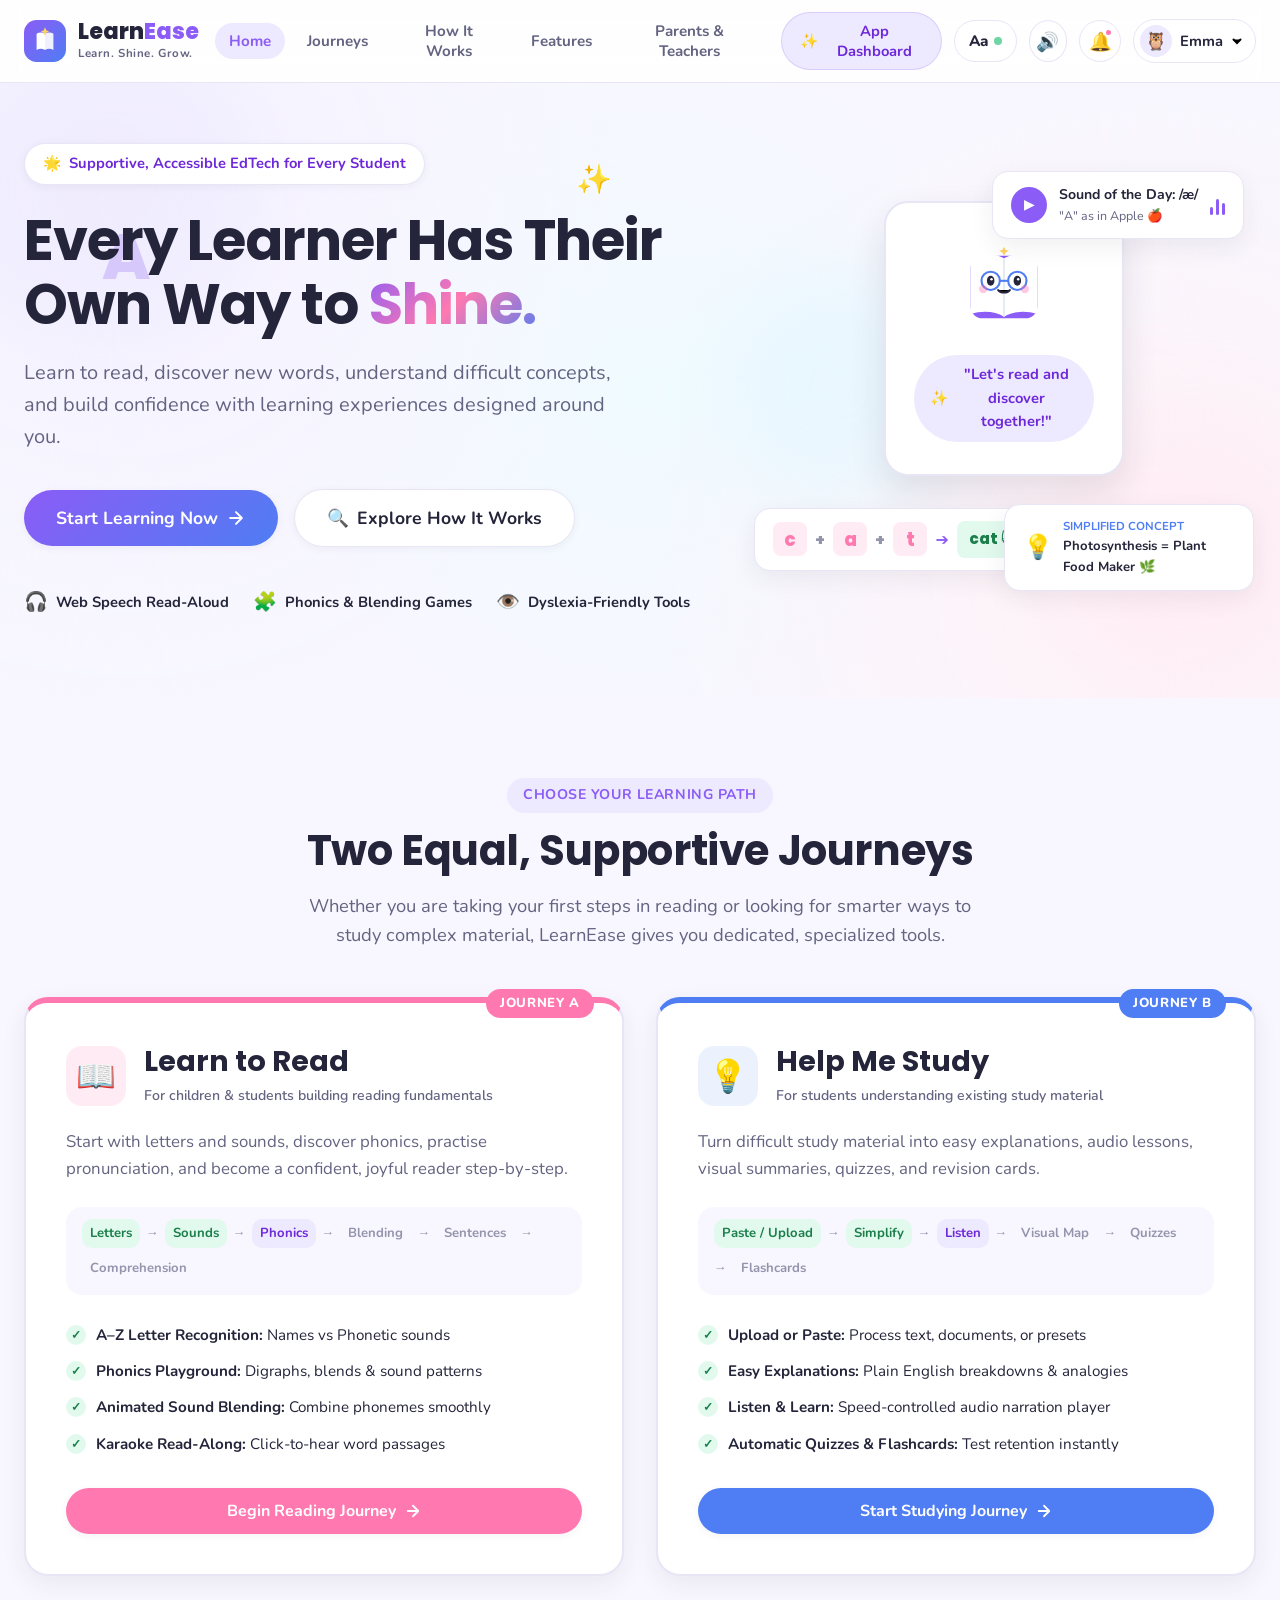
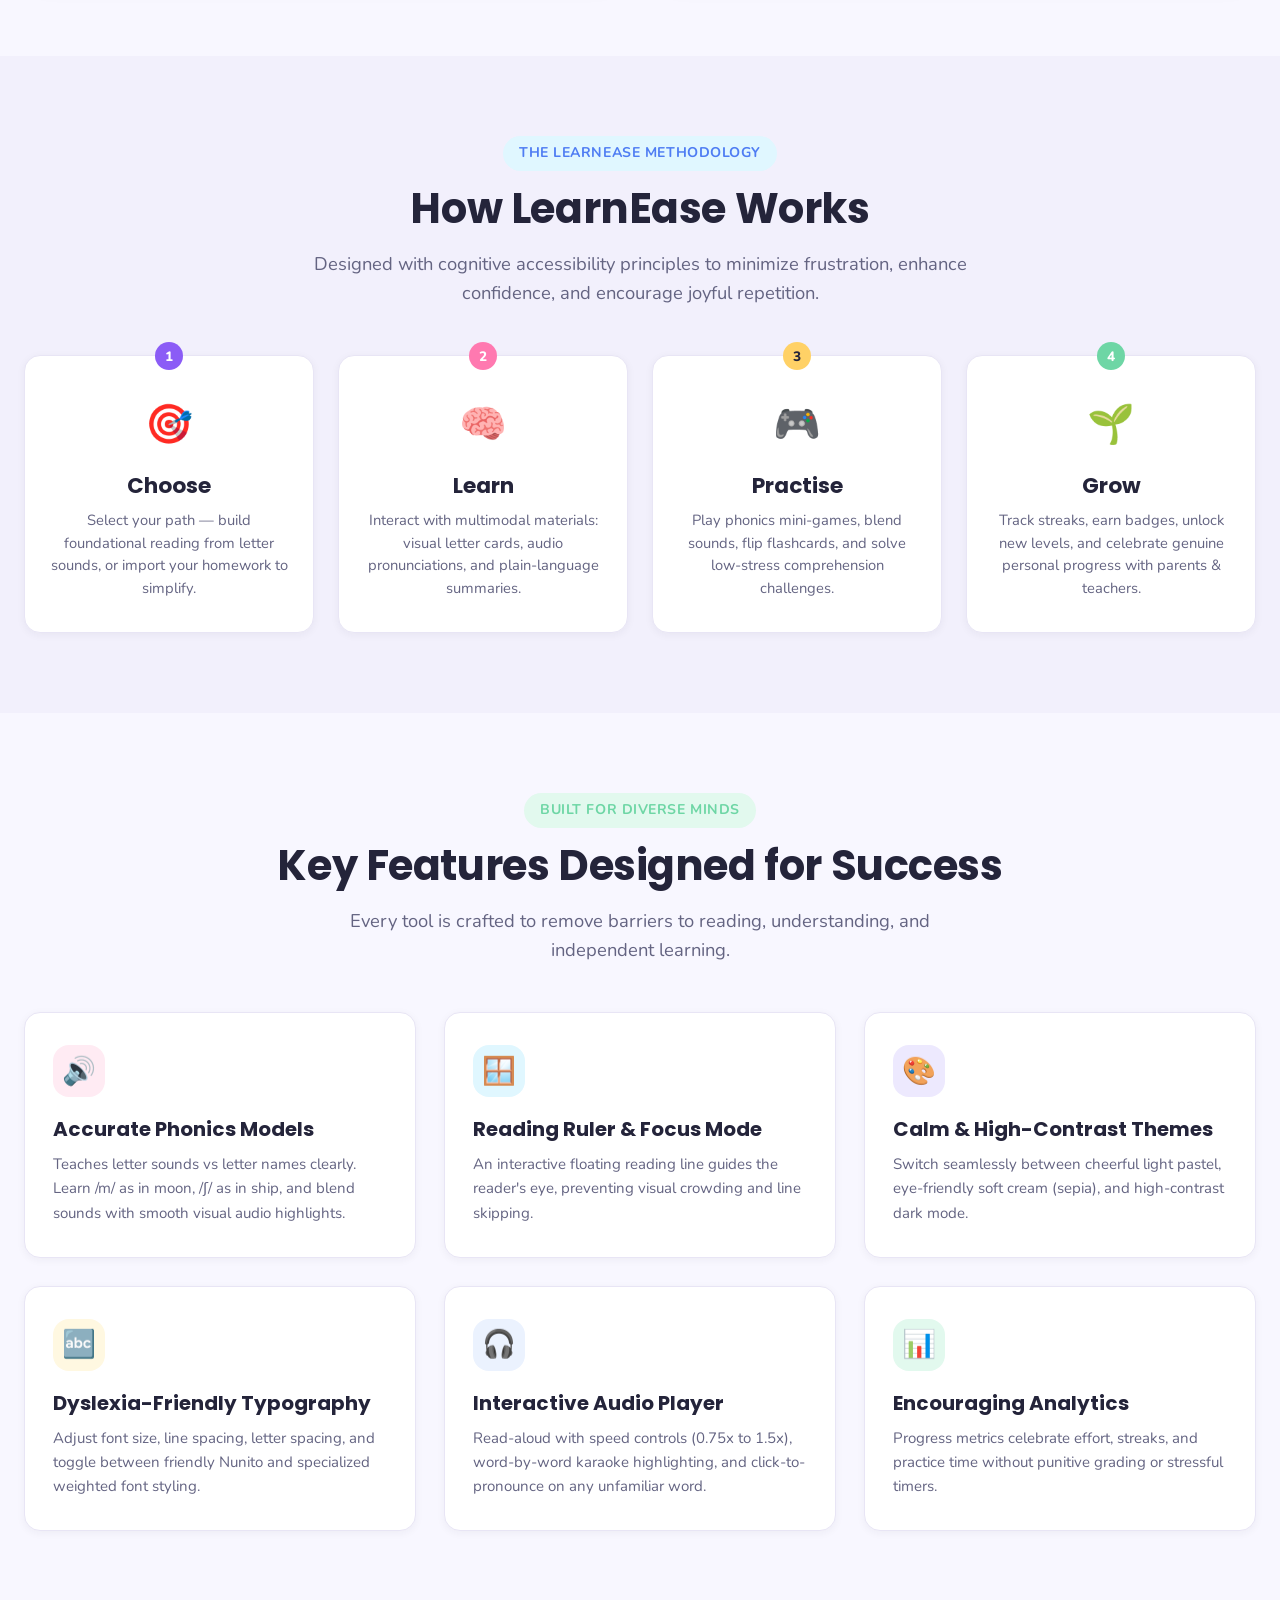
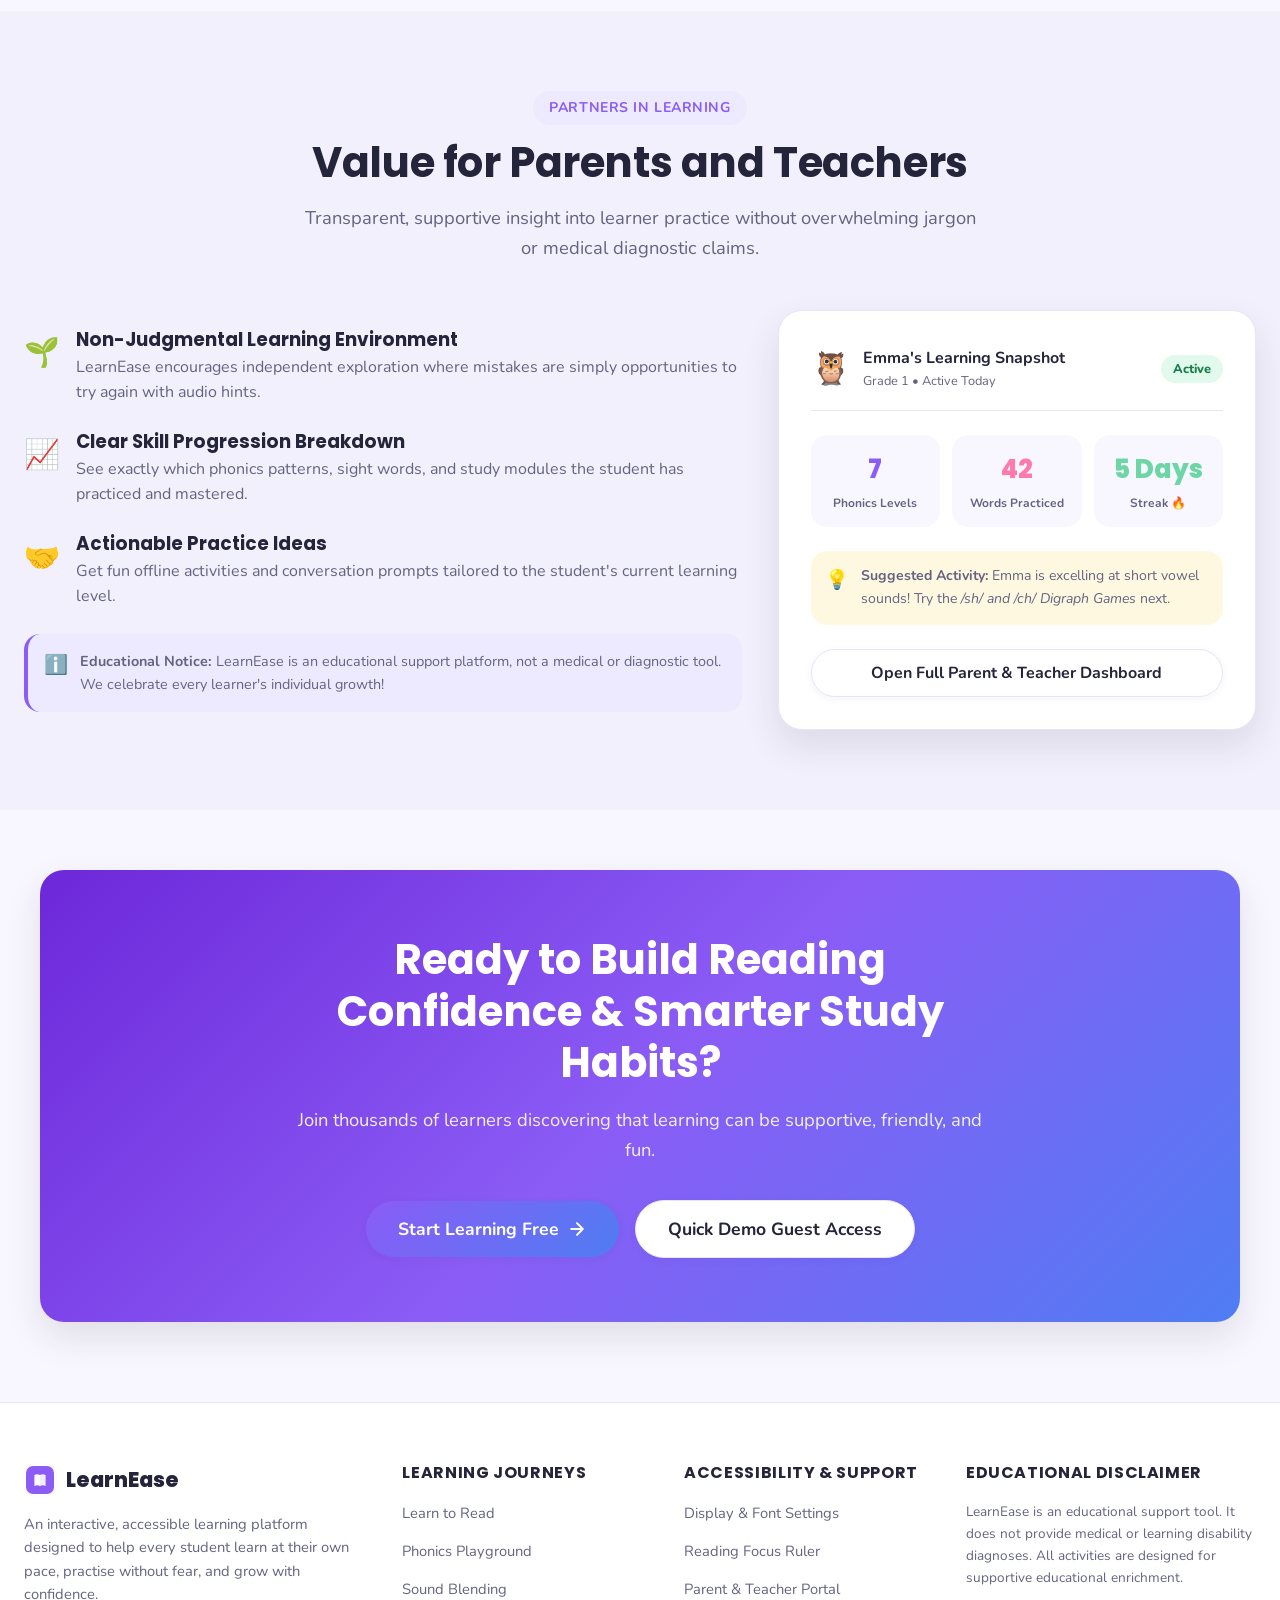
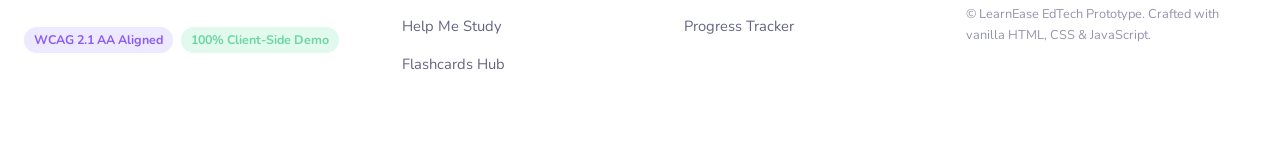
<file: index.html>
<!DOCTYPE html>
<html lang="en" data-theme="light" data-font-size="medium" data-line-spacing="normal" data-letter-spacing="normal">
<head>
  <meta charset="UTF-8">
  <meta name="viewport" content="width=device-width, initial-scale=1.0">
  <meta name="description" content="LearnEase — An interactive, accessible educational platform helping students develop reading skills, master phonics, and understand study material at their own pace.">
  <meta name="theme-color" content="#8B5CF6">
  <title>LearnEase — Interactive & Accessible Learning Platform</title>

  <!-- Google Fonts -->
  <link rel="preconnect" href="https://fonts.googleapis.com">
  <link rel="preconnect" href="https://fonts.gstatic.com" crossorigin>
  <link href="https://fonts.googleapis.com/css2?family=Nunito:wght@400;600;700;800;900&family=Poppins:wght@500;600;700;800&family=Lexend:wght@400;500;600;700&display=swap" rel="stylesheet">

  <!-- Main Stylesheet -->
  <link rel="stylesheet" href="style.css">
</head>
<body class="font-nunito">
  <!-- Reading Ruler Overlay for Focus Mode -->
  <div id="readingRuler" class="reading-ruler" aria-hidden="true"></div>

  <!-- Confetti Canvas for Celebrations -->
  <canvas id="confettiCanvas" class="confetti-canvas" aria-hidden="true"></canvas>

  <!-- Notification Toast Container -->
  <div id="toastContainer" class="toast-container" aria-live="polite"></div>

  <!-- Top App Bar / Landing Navigation -->
  <header id="mainHeader" class="main-header">
    <div class="header-container">
      <!-- Brand Logo -->
      <a href="#landing" class="brand-logo" id="logoBtn" aria-label="LearnEase Home">
        <div class="logo-icon-box">
          <svg class="logo-svg" viewBox="0 0 40 40" fill="none" xmlns="http://www.w3.org/2000/svg">
            <rect width="40" height="40" rx="12" fill="url(#logoGrad)" />
            <!-- Open Book Icon -->
            <path d="M12 28.5C14.5 27 17.5 27 20 28.5V13C17.5 11.5 14.5 11.5 12 13V28.5Z" fill="white" />
            <path d="M28 28.5C25.5 27 22.5 27 20 28.5V13C22.5 11.5 25.5 11.5 28 13V28.5Z" fill="white" fill-opacity="0.9" />
            <!-- Sparkle -->
            <path d="M20 7L21.2 9.8L24 11L21.2 12.2L20 15L18.8 12.2L16 11L18.8 9.8L20 7Z" fill="#FFD166" />
            <defs>
              <linearGradient id="logoGrad" x1="0" y1="0" x2="40" y2="40" gradientUnits="userSpaceOnUse">
                <stop stop-color="#8B5CF6"/>
                <stop offset="1" stop-color="#4F7DF3"/>
              </linearGradient>
            </defs>
          </svg>
        </div>
        <div class="logo-text-group">
          <span class="logo-title">Learn<span class="logo-accent">Ease</span></span>
          <span class="logo-tagline">Learn. Shine. Grow.</span>
        </div>
      </a>

      <!-- Desktop Landing Navigation Links (Visible on Landing page) -->
      <nav id="landingNav" class="landing-nav" aria-label="Main Navigation">
        <button class="nav-link active" data-nav-target="landing">Home</button>
        <button class="nav-link" data-nav-target="landing" data-scroll-to="learningJourneys">Journeys</button>
        <button class="nav-link" data-nav-target="landing" data-scroll-to="howItWorks">How It Works</button>
        <button class="nav-link" data-nav-target="landing" data-scroll-to="featuresSection">Features</button>
        <button class="nav-link" data-nav-target="landing" data-scroll-to="parentsTeachersSection">Parents & Teachers</button>
      </nav>

      <!-- App Switcher & Quick Actions -->
      <div class="header-actions">
        <!-- Quick App View Switcher (Landing vs Dashboard) -->
        <button id="viewToggleBtn" class="pill-btn pill-btn-soft" aria-label="Switch between Landing Page and App Dashboard">
          <span class="btn-icon">✨</span>
          <span class="btn-text" id="viewToggleText">App Dashboard</span>
        </button>

        <!-- Accessibility Quick Drawer Trigger -->
        <button id="accessibilityBtn" class="icon-btn-pill" aria-label="Accessibility Settings" title="Accessibility & Display Settings">
          <span class="access-icon">Aa</span>
          <span class="access-badge-dot"></span>
        </button>

        <!-- Audio Sound Effects Toggle -->
        <button id="soundFxToggleBtn" class="icon-btn-round" aria-label="Toggle Sound Effects" title="Toggle audio chime and speech sound effects">
          <span id="soundFxIcon">🔊</span>
        </button>

        <!-- Notification Bell (Interactive Demo) -->
        <div class="notification-wrapper">
          <button id="notificationBtn" class="icon-btn-round" aria-label="Notifications" title="Recent Notifications">
            <span>🔔</span>
            <span class="notification-indicator"></span>
          </button>
          <div id="notificationDropdown" class="notification-dropdown hidden" role="menu">
            <div class="notif-header">
              <h4>Notifications</h4>
              <button id="clearNotifsBtn" class="text-link-sm">Clear All</button>
            </div>
            <ul class="notif-list" id="notifList">
              <li class="notif-item unread">
                <span class="notif-badge bg-green">🎉</span>
                <div class="notif-content">
                  <p class="notif-text"><strong>Welcome to LearnEase!</strong> Explore Learn to Read and Phonics Playground.</p>
                  <span class="notif-time">Just now</span>
                </div>
              </li>
              <li class="notif-item">
                <span class="notif-badge bg-yellow">🔥</span>
                <div class="notif-content">
                  <p class="notif-text"><strong>Daily Learning Streak Active!</strong> You're on a 5-day learning streak.</p>
                  <span class="notif-time">Today</span>
                </div>
              </li>
              <li class="notif-item">
                <span class="notif-badge bg-purple">💡</span>
                <div class="notif-content">
                  <p class="notif-text"><strong>New Study Summary ready</strong> in Help Me Study workspace.</p>
                  <span class="notif-time">Yesterday</span>
                </div>
              </li>
            </ul>
          </div>
        </div>

        <!-- User Profile Pill / Auth Button -->
        <div class="user-profile-wrapper">
          <button id="userProfileBtn" class="user-profile-btn" aria-haspopup="true" aria-expanded="false">
            <span class="avatar-circle" id="navAvatar">🦉</span>
            <span class="user-name-short" id="navUserName">Emma</span>
            <svg class="chevron-down" width="12" height="12" viewBox="0 0 12 12"><path d="M2.5 4.5L6 8L9.5 4.5" stroke="currentColor" stroke-width="2" stroke-linecap="round"/></svg>
          </button>
          <div id="userProfileDropdown" class="profile-dropdown hidden" role="menu">
            <div class="dropdown-user-info">
              <div class="avatar-large" id="dropdownAvatar">🦉</div>
              <div class="dropdown-user-details">
                <h4 id="dropdownUserName">Emma Learner</h4>
                <span class="badge-role" id="dropdownUserRole">Early Reader (Age 7)</span>
              </div>
            </div>
            <div class="dropdown-divider"></div>
            <button class="dropdown-item" data-action="go-progress">
              <span>📊</span> My Progress & Badges
            </button>
            <button class="dropdown-item" data-action="go-parents">
              <span>👨‍👩‍👧</span> Parent & Teacher View
            </button>
            <button class="dropdown-item" data-action="go-access">
              <span>⚙️</span> Accessibility Controls
            </button>
            <div class="dropdown-divider"></div>
            <button class="dropdown-item text-danger" id="logoutBtn">
              <span>🚪</span> Switch Learner / Sign Out
            </button>
          </div>
        </div>

        <!-- Mobile Menu Toggle Button -->
        <button id="mobileMenuToggle" class="mobile-menu-btn" aria-label="Toggle Mobile Menu">
          <span class="hamburger-bar"></span>
          <span class="hamburger-bar"></span>
          <span class="hamburger-bar"></span>
        </button>
      </div>
    </div>
  </header>

  <!-- ========================================================== -->
  <!-- 1. LANDING PAGE VIEW                                      -->
  <!-- ========================================================== -->
  <main id="landingView" class="view-section active">
    <!-- HERO SECTION -->
    <section class="hero-section">
      <div class="hero-bg-shapes" aria-hidden="true">
        <div class="shape shape-circle-purple"></div>
        <div class="shape shape-circle-pink"></div>
        <div class="shape shape-circle-sky"></div>
        <div class="shape shape-star star-1">✨</div>
        <div class="shape shape-star star-2">⭐</div>
        <div class="shape shape-letter letter-a">A</div>
        <div class="shape shape-letter letter-b">b</div>
        <div class="shape shape-letter letter-c">c</div>
      </div>

      <div class="hero-container">
        <!-- Hero Text Column -->
        <div class="hero-content">
          <div class="hero-badge">
            <span class="badge-sparkle">🌟</span>
            <span>Supportive, Accessible EdTech for Every Student</span>
          </div>
          <h1 class="hero-title">
            Every Learner Has Their Own Way to <span class="text-gradient">Shine.</span>
          </h1>
          <p class="hero-description">
            Learn to read, discover new words, understand difficult concepts, and build confidence with learning experiences designed around you.
          </p>

          <div class="hero-cta-group">
            <button class="btn btn-primary btn-large" id="heroStartLearningBtn">
              <span>Start Learning Now</span>
              <svg width="20" height="20" viewBox="0 0 20 20" fill="none"><path d="M4.166 10h11.667M10 4.167L15.833 10 10 15.833" stroke="currentColor" stroke-width="2" stroke-linecap="round" stroke-linejoin="round"/></svg>
            </button>
            <button class="btn btn-secondary btn-large" id="heroExploreBtn">
              <span class="btn-icon">🔍</span>
              <span>Explore How It Works</span>
            </button>
          </div>

          <!-- Trust & Accessibility Highlights -->
          <div class="hero-highlights">
            <div class="highlight-item">
              <span class="highlight-icon">🎧</span>
              <span>Web Speech Read-Aloud</span>
            </div>
            <div class="highlight-item">
              <span class="highlight-icon">🧩</span>
              <span>Phonics & Blending Games</span>
            </div>
            <div class="highlight-item">
              <span class="highlight-icon">👁️</span>
              <span>Dyslexia-Friendly Tools</span>
            </div>
          </div>
        </div>

        <!-- Hero Interactive Illustration -->
        <div class="hero-visual">
          <div class="hero-card-composition">
            <!-- Central Mascot / Book Character Card -->
            <div class="mascot-card floating-gentle">
              <div class="mascot-avatar">
                <svg viewBox="0 0 120 120" width="100" height="100" class="book-character-svg">
                  <!-- Book Body -->
                  <rect x="20" y="25" width="80" height="75" rx="14" fill="#8B5CF6" />
                  <path d="M20 25C35 20 50 22 60 28C70 22 85 20 100 25V95C85 90 70 92 60 98C50 92 35 90 20 95V25Z" fill="#FFFFFF" />
                  <line x1="60" y1="28" x2="60" y2="98" stroke="#E2E8F0" stroke-width="2" />
                  <!-- Friendly Cute Face -->
                  <ellipse cx="44" cy="55" rx="4.5" ry="6" fill="#24243A" />
                  <ellipse cx="76" cy="55" rx="4.5" ry="6" fill="#24243A" />
                  <circle cx="45" cy="53" r="1.5" fill="#FFFFFF" />
                  <circle cx="77" cy="53" r="1.5" fill="#FFFFFF" />
                  <!-- Glasses -->
                  <circle cx="44" cy="55" r="11" stroke="#4F7DF3" stroke-width="2.5" fill="none" />
                  <circle cx="76" cy="55" r="11" stroke="#4F7DF3" stroke-width="2.5" fill="none" />
                  <line x1="55" y1="55" x2="65" y2="55" stroke="#4F7DF3" stroke-width="2.5" />
                  <!-- Rosy Cheeks -->
                  <circle cx="35" cy="65" r="5" fill="#FF79B0" fill-opacity="0.4" />
                  <circle cx="85" cy="65" r="5" fill="#FF79B0" fill-opacity="0.4" />
                  <!-- Smile -->
                  <path d="M53 66C56 70 64 70 67 66" stroke="#24243A" stroke-width="2.5" stroke-linecap="round" />
                  <!-- Sparkle Star on bookmark -->
                  <path d="M60 14L62 18L66 19L62 21L60 25L58 21L54 19L58 18L60 14Z" fill="#FFD166" />
                </svg>
              </div>
              <div class="mascot-speech-bubble">
                <span class="speech-sparkle">✨</span>
                <span>"Let's read and discover together!"</span>
              </div>
            </div>

            <!-- Floating Interactive Card: Audio Lesson -->
            <div class="floating-badge badge-audio-demo" id="heroAudioCard">
              <button class="mini-play-btn" id="heroMiniPlayBtn" aria-label="Play sound demonstration">
                <span class="play-icon">▶</span>
              </button>
              <div class="mini-audio-info">
                <span class="mini-title">Sound of the Day: <strong>/æ/</strong></span>
                <span class="mini-sub">"A" as in Apple 🍎</span>
              </div>
              <div class="audio-waves" aria-hidden="true">
                <span class="wave-bar"></span>
                <span class="wave-bar"></span>
                <span class="wave-bar"></span>
              </div>
            </div>

            <!-- Floating Badge: Sound Blending Badge -->
            <div class="floating-badge badge-blend-demo">
              <span class="blend-chip">c</span>
              <span class="blend-plus">+</span>
              <span class="blend-chip">a</span>
              <span class="blend-plus">+</span>
              <span class="blend-chip">t</span>
              <span class="blend-arrow">➔</span>
              <span class="blend-result">cat 🐱</span>
            </div>

            <!-- Floating Badge: Study Summary Pill -->
            <div class="floating-badge badge-study-summary">
              <span class="study-icon">💡</span>
              <div class="study-text">
                <span class="study-label">Simplified Concept</span>
                <span class="study-highlight">Photosynthesis = Plant Food Maker 🌿</span>
              </div>
            </div>
          </div>
        </div>
      </div>
    </section>

    <!-- TWO LEARNING JOURNEYS SECTION -->
    <section class="section-container" id="learningJourneys">
      <div class="section-header text-center">
        <span class="section-pill bg-purple-light text-purple">Choose Your Learning Path</span>
        <h2 class="section-title">Two Equal, Supportive Journeys</h2>
        <p class="section-subtitle">
          Whether you are taking your first steps in reading or looking for smarter ways to study complex material, LearnEase gives you dedicated, specialized tools.
        </p>
      </div>

      <div class="journeys-grid">
        <!-- JOURNEY A: LEARN TO READ -->
        <div class="journey-card journey-card-read">
          <div class="card-badge bg-pink text-white">Journey A</div>
          <div class="journey-header">
            <div class="journey-icon-box bg-pink-light">
              <span class="journey-icon">📖</span>
            </div>
            <div>
              <h3 class="journey-title">Learn to Read</h3>
              <span class="journey-target">For children & students building reading fundamentals</span>
            </div>
          </div>

          <p class="journey-desc">
            Start with letters and sounds, discover phonics, practise pronunciation, and become a confident, joyful reader step-by-step.
          </p>

          <!-- Progression Steps Visualization -->
          <div class="progression-roadmap">
            <span class="prog-step done">Letters</span>
            <span class="prog-arrow">→</span>
            <span class="prog-step done">Sounds</span>
            <span class="prog-arrow">→</span>
            <span class="prog-step current">Phonics</span>
            <span class="prog-arrow">→</span>
            <span class="prog-step">Blending</span>
            <span class="prog-arrow">→</span>
            <span class="prog-step">Sentences</span>
            <span class="prog-arrow">→</span>
            <span class="prog-step">Comprehension</span>
          </div>

          <div class="journey-features-list">
            <div class="j-feature-item">
              <span class="check-icon">✓</span>
              <span><strong>A–Z Letter Recognition:</strong> Names vs Phonetic sounds</span>
            </div>
            <div class="j-feature-item">
              <span class="check-icon">✓</span>
              <span><strong>Phonics Playground:</strong> Digraphs, blends & sound patterns</span>
            </div>
            <div class="j-feature-item">
              <span class="check-icon">✓</span>
              <span><strong>Animated Sound Blending:</strong> Combine phonemes smoothly</span>
            </div>
            <div class="j-feature-item">
              <span class="check-icon">✓</span>
              <span><strong>Karaoke Read-Along:</strong> Click-to-hear word passages</span>
            </div>
          </div>

          <div class="journey-card-footer">
            <button class="btn btn-pink btn-block" id="startReadJourneyBtn">
              <span>Begin Reading Journey</span>
              <svg width="18" height="18" viewBox="0 0 20 20" fill="none"><path d="M4.166 10h11.667M10 4.167L15.833 10 10 15.833" stroke="currentColor" stroke-width="2" stroke-linecap="round" stroke-linejoin="round"/></svg>
            </button>
          </div>
        </div>

        <!-- JOURNEY B: HELP ME STUDY -->
        <div class="journey-card journey-card-study">
          <div class="card-badge bg-blue text-white">Journey B</div>
          <div class="journey-header">
            <div class="journey-icon-box bg-blue-light">
              <span class="journey-icon">💡</span>
            </div>
            <div>
              <h3 class="journey-title">Help Me Study</h3>
              <span class="journey-target">For students understanding existing study material</span>
            </div>
          </div>

          <p class="journey-desc">
            Turn difficult study material into easy explanations, audio lessons, visual summaries, quizzes, and revision cards.
          </p>

          <!-- Progression Steps Visualization -->
          <div class="progression-roadmap">
            <span class="prog-step done">Paste / Upload</span>
            <span class="prog-arrow">→</span>
            <span class="prog-step done">Simplify</span>
            <span class="prog-arrow">→</span>
            <span class="prog-step current">Listen</span>
            <span class="prog-arrow">→</span>
            <span class="prog-step">Visual Map</span>
            <span class="prog-arrow">→</span>
            <span class="prog-step">Quizzes</span>
            <span class="prog-arrow">→</span>
            <span class="prog-step">Flashcards</span>
          </div>

          <div class="journey-features-list">
            <div class="j-feature-item">
              <span class="check-icon">✓</span>
              <span><strong>Upload or Paste:</strong> Process text, documents, or presets</span>
            </div>
            <div class="j-feature-item">
              <span class="check-icon">✓</span>
              <span><strong>Easy Explanations:</strong> Plain English breakdowns & analogies</span>
            </div>
            <div class="j-feature-item">
              <span class="check-icon">✓</span>
              <span><strong>Listen & Learn:</strong> Speed-controlled audio narration player</span>
            </div>
            <div class="j-feature-item">
              <span class="check-icon">✓</span>
              <span><strong>Automatic Quizzes & Flashcards:</strong> Test retention instantly</span>
            </div>
          </div>

          <div class="journey-card-footer">
            <button class="btn btn-blue btn-block" id="startStudyJourneyBtn">
              <span>Start Studying Journey</span>
              <svg width="18" height="18" viewBox="0 0 20 20" fill="none"><path d="M4.166 10h11.667M10 4.167L15.833 10 10 15.833" stroke="currentColor" stroke-width="2" stroke-linecap="round" stroke-linejoin="round"/></svg>
            </button>
          </div>
        </div>
      </div>
    </section>

    <!-- HOW IT WORKS SECTION -->
    <section class="section-container bg-soft" id="howItWorks">
      <div class="section-header text-center">
        <span class="section-pill bg-sky-light text-blue">The LearnEase Methodology</span>
        <h2 class="section-title">How LearnEase Works</h2>
        <p class="section-subtitle">
          Designed with cognitive accessibility principles to minimize frustration, enhance confidence, and encourage joyful repetition.
        </p>
      </div>

      <div class="steps-grid">
        <div class="step-card">
          <div class="step-number bg-purple text-white">1</div>
          <div class="step-icon">🎯</div>
          <h3 class="step-heading">Choose</h3>
          <p class="step-body">Select your path — build foundational reading from letter sounds, or import your homework to simplify.</p>
        </div>
        <div class="step-card">
          <div class="step-number bg-pink text-white">2</div>
          <div class="step-icon">🧠</div>
          <h3 class="step-heading">Learn</h3>
          <p class="step-body">Interact with multimodal materials: visual letter cards, audio pronunciations, and plain-language summaries.</p>
        </div>
        <div class="step-card">
          <div class="step-number bg-yellow text-text">3</div>
          <div class="step-icon">🎮</div>
          <h3 class="step-heading">Practise</h3>
          <p class="step-body">Play phonics mini-games, blend sounds, flip flashcards, and solve low-stress comprehension challenges.</p>
        </div>
        <div class="step-card">
          <div class="step-number bg-green text-white">4</div>
          <div class="step-icon">🌱</div>
          <h3 class="step-heading">Grow</h3>
          <p class="step-body">Track streaks, earn badges, unlock new levels, and celebrate genuine personal progress with parents & teachers.</p>
        </div>
      </div>
    </section>

    <!-- KEY FEATURES GRID -->
    <section class="section-container" id="featuresSection">
      <div class="section-header text-center">
        <span class="section-pill bg-green-light text-green">Built for Diverse Minds</span>
        <h2 class="section-title">Key Features Designed for Success</h2>
        <p class="section-subtitle">Every tool is crafted to remove barriers to reading, understanding, and independent learning.</p>
      </div>

      <div class="features-grid">
        <div class="feature-card">
          <div class="f-icon bg-pink-light">🔊</div>
          <h3>Accurate Phonics Models</h3>
          <p>Teaches letter sounds vs letter names clearly. Learn /m/ as in moon, /ʃ/ as in ship, and blend sounds with smooth visual audio highlights.</p>
        </div>
        <div class="feature-card">
          <div class="f-icon bg-sky-light">🪟</div>
          <h3>Reading Ruler & Focus Mode</h3>
          <p>An interactive floating reading line guides the reader's eye, preventing visual crowding and line skipping.</p>
        </div>
        <div class="feature-card">
          <div class="f-icon bg-purple-light">🎨</div>
          <h3>Calm & High-Contrast Themes</h3>
          <p>Switch seamlessly between cheerful light pastel, eye-friendly soft cream (sepia), and high-contrast dark mode.</p>
        </div>
        <div class="feature-card">
          <div class="f-icon bg-yellow-light">🔤</div>
          <h3>Dyslexia-Friendly Typography</h3>
          <p>Adjust font size, line spacing, letter spacing, and toggle between friendly Nunito and specialized weighted font styling.</p>
        </div>
        <div class="feature-card">
          <div class="f-icon bg-blue-light">🎧</div>
          <h3>Interactive Audio Player</h3>
          <p>Read-aloud with speed controls (0.75x to 1.5x), word-by-word karaoke highlighting, and click-to-pronounce on any unfamiliar word.</p>
        </div>
        <div class="feature-card">
          <div class="f-icon bg-green-light">📊</div>
          <h3>Encouraging Analytics</h3>
          <p>Progress metrics celebrate effort, streaks, and practice time without punitive grading or stressful timers.</p>
        </div>
      </div>
    </section>

    <!-- PARENTS AND TEACHERS VALUE SECTION -->
    <section class="section-container bg-soft" id="parentsTeachersSection">
      <div class="section-header text-center">
        <span class="section-pill bg-purple-light text-purple">Partners in Learning</span>
        <h2 class="section-title">Value for Parents and Teachers</h2>
        <p class="section-subtitle">
          Transparent, supportive insight into learner practice without overwhelming jargon or medical diagnostic claims.
        </p>
      </div>

      <div class="parents-grid">
        <div class="parent-text-card">
          <div class="pt-item">
            <span class="pt-icon">🌱</span>
            <div>
              <h4>Non-Judgmental Learning Environment</h4>
              <p>LearnEase encourages independent exploration where mistakes are simply opportunities to try again with audio hints.</p>
            </div>
          </div>
          <div class="pt-item">
            <span class="pt-icon">📈</span>
            <div>
              <h4>Clear Skill Progression Breakdown</h4>
              <p>See exactly which phonics patterns, sight words, and study modules the student has practiced and mastered.</p>
            </div>
          </div>
          <div class="pt-item">
            <span class="pt-icon">🤝</span>
            <div>
              <h4>Actionable Practice Ideas</h4>
              <p>Get fun offline activities and conversation prompts tailored to the student's current learning level.</p>
            </div>
          </div>
          <div class="disclaimer-callout">
            <span class="callout-icon">ℹ️</span>
            <p><strong>Educational Notice:</strong> LearnEase is an educational support platform, not a medical or diagnostic tool. We celebrate every learner's individual growth!</p>
          </div>
        </div>

        <div class="parent-preview-card">
          <div class="preview-card-header">
            <div class="preview-learner-pill">
              <span class="learner-avatar">🦉</span>
              <div>
                <strong>Emma's Learning Snapshot</strong>
                <span class="learner-sub">Grade 1 • Active Today</span>
              </div>
            </div>
            <span class="status-pill-green">Active</span>
          </div>

          <div class="preview-metrics">
            <div class="p-metric">
              <span class="p-metric-val text-purple">7</span>
              <span class="p-metric-lbl">Phonics Levels</span>
            </div>
            <div class="p-metric">
              <span class="p-metric-val text-pink">42</span>
              <span class="p-metric-lbl">Words Practiced</span>
            </div>
            <div class="p-metric">
              <span class="p-metric-val text-green">5 Days</span>
              <span class="p-metric-lbl">Streak 🔥</span>
            </div>
          </div>

          <div class="preview-recommendation">
            <span class="rec-icon">💡</span>
            <p><strong>Suggested Activity:</strong> Emma is excelling at short vowel sounds! Try the <em>/sh/ and /ch/ Digraph Games</em> next.</p>
          </div>

          <button class="btn btn-secondary btn-block" id="previewParentViewBtn">
            <span>Open Full Parent & Teacher Dashboard</span>
          </button>
        </div>
      </div>
    </section>

    <!-- CALL TO ACTION BANNER -->
    <section class="cta-banner-section">
      <div class="cta-banner-container">
        <div class="cta-banner-content">
          <h2>Ready to Build Reading Confidence & Smarter Study Habits?</h2>
          <p>Join thousands of learners discovering that learning can be supportive, friendly, and fun.</p>
          <div class="cta-buttons">
            <button class="btn btn-primary btn-large" id="ctaStartBtn">
              <span>Start Learning Free</span>
              <svg width="20" height="20" viewBox="0 0 20 20" fill="none"><path d="M4.166 10h11.667M10 4.167L15.833 10 10 15.833" stroke="currentColor" stroke-width="2" stroke-linecap="round" stroke-linejoin="round"/></svg>
            </button>
            <button class="btn btn-secondary btn-large" id="ctaDemoGuestBtn">
              <span>Quick Demo Guest Access</span>
            </button>
          </div>
        </div>
      </div>
    </section>

    <!-- FOOTER -->
    <footer class="main-footer">
      <div class="footer-container">
        <div class="footer-col brand-col">
          <div class="footer-logo">
            <div class="logo-icon-box-sm">
              <svg viewBox="0 0 40 40" width="28" height="28" fill="none">
                <rect width="40" height="40" rx="10" fill="#8B5CF6"/>
                <path d="M12 28.5C14.5 27 17.5 27 20 28.5V13C17.5 11.5 14.5 11.5 12 13V28.5Z" fill="white" />
                <path d="M28 28.5C25.5 27 22.5 27 20 28.5V13C22.5 11.5 25.5 11.5 28 13V28.5Z" fill="white" fill-opacity="0.9" />
              </svg>
            </div>
            <span class="footer-brand-name">LearnEase</span>
          </div>
          <p class="footer-tagline">
            An interactive, accessible learning platform designed to help every student learn at their own pace, practise without fear, and grow with confidence.
          </p>
          <div class="footer-badges">
            <span class="badge-mini bg-purple-light text-purple">WCAG 2.1 AA Aligned</span>
            <span class="badge-mini bg-green-light text-green">100% Client-Side Demo</span>
          </div>
        </div>

        <div class="footer-col">
          <h4 class="footer-heading">Learning Journeys</h4>
          <ul class="footer-links">
            <li><button class="footer-link-btn" data-action="go-read">Learn to Read</button></li>
            <li><button class="footer-link-btn" data-action="go-phonics">Phonics Playground</button></li>
            <li><button class="footer-link-btn" data-action="go-blending">Sound Blending</button></li>
            <li><button class="footer-link-btn" data-action="go-study">Help Me Study</button></li>
            <li><button class="footer-link-btn" data-action="go-flashcards">Flashcards Hub</button></li>
          </ul>
        </div>

        <div class="footer-col">
          <h4 class="footer-heading">Accessibility & Support</h4>
          <ul class="footer-links">
            <li><button class="footer-link-btn" data-action="open-access">Display & Font Settings</button></li>
            <li><button class="footer-link-btn" data-action="toggle-ruler">Reading Focus Ruler</button></li>
            <li><button class="footer-link-btn" data-action="go-parents">Parent & Teacher Portal</button></li>
            <li><button class="footer-link-btn" data-action="go-progress">Progress Tracker</button></li>
          </ul>
        </div>

        <div class="footer-col">
          <h4 class="footer-heading">Educational Disclaimer</h4>
          <p class="footer-disclaimer-text">
            LearnEase is an educational support tool. It does not provide medical or learning disability diagnoses. All activities are designed for supportive educational enrichment.
          </p>
          <p class="footer-copy">© LearnEase EdTech Prototype. Crafted with vanilla HTML, CSS & JavaScript.</p>
        </div>
      </div>
    </footer>
  </main>

  <!-- ========================================================== -->
  <!-- 2. APPLICATION DASHBOARD & INTERACTIVE WORKSPACE (SPA)    -->
  <!-- ========================================================== -->
  <div id="appContainer" class="app-layout hidden">
    <!-- Collapsible Sidebar -->
    <aside id="appSidebar" class="app-sidebar" aria-label="Application Navigation">
      <div class="sidebar-brand">
        <a href="#landing" class="sidebar-logo-link" id="sidebarLogoBtn">
          <div class="logo-icon-box-sm">
            <svg viewBox="0 0 40 40" width="28" height="28" fill="none">
              <rect width="40" height="40" rx="10" fill="#8B5CF6"/>
              <path d="M12 28.5C14.5 27 17.5 27 20 28.5V13C17.5 11.5 14.5 11.5 12 13V28.5Z" fill="white" />
              <path d="M28 28.5C25.5 27 22.5 27 20 28.5V13C22.5 11.5 25.5 11.5 28 13V28.5Z" fill="white" fill-opacity="0.9" />
            </svg>
          </div>
          <span class="sidebar-brand-name">LearnEase</span>
        </a>
        <button id="sidebarCloseBtn" class="sidebar-close-btn" aria-label="Close Sidebar">✕</button>
      </div>

      <!-- Quick Back to Landing link -->
      <div class="sidebar-back-box">
        <button id="backToLandingBtn" class="back-landing-btn">
          <span>←</span> Back to Public Landing
        </button>
      </div>

      <nav class="sidebar-nav" aria-label="Sidebar Menu">
        <div class="sidebar-group-title">MAIN WORKSPACE</div>
        <button class="sidebar-item active" data-app-tab="dashboard">
          <span class="sb-icon">🏠</span>
          <span class="sb-label">Dashboard Hub</span>
        </button>

        <div class="sidebar-group-title">JOURNEY A: READING</div>
        <button class="sidebar-item" data-app-tab="learn-to-read">
          <span class="sb-icon">📖</span>
          <span class="sb-label">Learn to Read</span>
          <span class="sb-badge bg-pink text-white">Core</span>
        </button>
        <button class="sidebar-item" data-app-tab="phonics-playground">
          <span class="sb-icon">🎮</span>
          <span class="sb-label">Phonics Games</span>
          <span class="sb-badge bg-yellow text-text">Play</span>
        </button>

        <div class="sidebar-group-title">JOURNEY B: STUDYING</div>
        <button class="sidebar-item" data-app-tab="help-me-study">
          <span class="sb-icon">💡</span>
          <span class="sb-label">Help Me Study</span>
          <span class="sb-badge bg-blue text-white">Tools</span>
        </button>
        <button class="sidebar-item" data-app-tab="flashcards">
          <span class="sb-icon">🗂️</span>
          <span class="sb-label">Flashcards Hub</span>
        </button>

        <div class="sidebar-group-title">INSIGHTS & SETTINGS</div>
        <button class="sidebar-item" data-app-tab="my-progress">
          <span class="sb-icon">📊</span>
          <span class="sb-label">My Progress</span>
        </button>
        <button class="sidebar-item" data-app-tab="parent-teacher">
          <span class="sb-icon">👨‍👩‍👧</span>
          <span class="sb-label">Parent / Teacher</span>
        </button>
        <button class="sidebar-item" data-app-tab="accessibility">
          <span class="sb-icon">⚙️</span>
          <span class="sb-label">Accessibility</span>
        </button>
      </nav>

      <!-- Sidebar Mini Profile -->
      <div class="sidebar-profile-card">
        <div class="sb-avatar" id="sbAvatar">🦉</div>
        <div class="sb-info">
          <strong id="sbUserName">Emma</strong>
          <span id="sbUserBadge">Early Reader</span>
        </div>
      </div>
    </aside>

    <!-- Main Content Area -->
    <div class="app-main-content">
      <!-- Mobile Sub-header with Hamburger & Title -->
      <div class="app-mobile-bar">
        <button id="sidebarToggleBtn" class="icon-btn-round" aria-label="Open Navigation Menu">
          <span>☰</span>
        </button>
        <span class="mobile-section-title" id="mobileCurrentSection">Dashboard Hub</span>
        <button id="mobileAccessBtn" class="icon-btn-round" aria-label="Accessibility Settings">
          <span>Aa</span>
        </button>
      </div>

      <!-- APP TAB 1: DASHBOARD HUB -->
      <section id="tab-dashboard" class="tab-pane active">
        <!-- Top Welcome Card -->
        <div class="welcome-banner">
          <div class="welcome-text">
            <span class="welcome-greeting" id="dashGreeting">Hello, Learner! 👋</span>
            <h2 class="welcome-title">Ready to discover something new today?</h2>
            <p class="welcome-sub">You have explored <strong>3 lessons</strong> this week. Keep up the awesome momentum!</p>
          </div>
          <div class="welcome-streak-card">
            <span class="streak-flame">🔥</span>
            <div>
              <span class="streak-num" id="dashStreakCount">5 Days</span>
              <span class="streak-lbl">Learning Streak</span>
            </div>
          </div>
        </div>

        <!-- Two Quick Path Cards -->
        <div class="dash-paths-grid">
          <div class="dash-path-card bg-pink-soft">
            <div class="dp-header">
              <span class="dp-icon">📖</span>
              <span class="dp-badge bg-pink text-white">Journey A</span>
            </div>
            <h3>Continue Learning to Read</h3>
            <p>Letter sounds, blending words, and interactive stories.</p>
            <div class="dp-footer">
              <button class="btn btn-pink btn-sm" data-switch-tab="learn-to-read">
                Resume Reading →
              </button>
              <span class="dp-level-tag">Current: Level 2 Phonics</span>
            </div>
          </div>

          <div class="dash-path-card bg-blue-soft">
            <div class="dp-header">
              <span class="dp-icon">💡</span>
              <span class="dp-badge bg-blue text-white">Journey B</span>
            </div>
            <h3>Open Help Me Study Room</h3>
            <p>Paste notes, get audio lessons, visual summaries & quizzes.</p>
            <div class="dp-footer">
              <button class="btn btn-blue btn-sm" data-switch-tab="help-me-study">
                Open Study Studio →
              </button>
              <span class="dp-level-tag">3 Saved Notes</span>
            </div>
          </div>
        </div>

        <!-- Dashboard Widgets Grid -->
        <div class="dash-widgets-grid">
          <!-- Widget: Today's Learning Goal -->
          <div class="dash-widget-card">
            <div class="widget-header">
              <h4>🎯 Today's Learning Goal</h4>
              <span class="widget-meta">Daily Challenge</span>
            </div>
            <div class="goal-item">
              <div class="goal-checkbox checked">✓</div>
              <div class="goal-text">
                <span class="goal-title">Practice 5 letter sounds in Phonics</span>
                <span class="goal-progress">Completed • +20 XP</span>
              </div>
            </div>
            <div class="goal-item">
              <div class="goal-checkbox" id="goal2Check">○</div>
              <div class="goal-text">
                <span class="goal-title">Play 1 round of Sound Blending</span>
                <span class="goal-progress">In progress</span>
              </div>
            </div>
            <div class="goal-item">
              <div class="goal-checkbox" id="goal3Check">○</div>
              <div class="goal-text">
                <span class="goal-title">Flip 5 Flashcards</span>
                <span class="goal-progress">Not started yet</span>
              </div>
            </div>
          </div>

          <!-- Widget: Quiz of the Day -->
          <div class="dash-widget-card">
            <div class="widget-header">
              <h4>⭐ Quiz of the Day</h4>
              <span class="badge-mini bg-yellow text-text">Quick Check</span>
            </div>
            <div class="daily-quiz-box" id="dailyQuizContainer">
              <p class="quiz-question" id="dailyQuizQuestion">Which word starts with the <strong>/s/</strong> sound?</p>
              <div class="quiz-options-list" id="dailyQuizOptions">
                <button class="quiz-option-btn" data-answer="cat">🐱 Cat</button>
                <button class="quiz-option-btn" data-answer="sun" data-correct="true">☀️ Sun</button>
                <button class="quiz-option-btn" data-answer="dog">🐶 Dog</button>
              </div>
              <div id="dailyQuizFeedback" class="quiz-feedback hidden"></div>
            </div>
          </div>

          <!-- Widget: Recent Activities -->
          <div class="dash-widget-card">
            <div class="widget-header">
              <h4>🕒 Recent Activities</h4>
              <button class="text-link-sm" data-switch-tab="my-progress">View All</button>
            </div>
            <ul class="activity-timeline" id="dashActivityTimeline">
              <li class="timeline-item">
                <span class="timeline-icon bg-pink-light">🅰️</span>
                <div class="timeline-info">
                  <strong>Mastered Letter "M" & "S"</strong>
                  <span>Phonics Playground • 15 mins ago</span>
                </div>
              </li>
              <li class="timeline-item">
                <span class="timeline-icon bg-blue-light">📄</span>
                <div class="timeline-info">
                  <strong>Studied "The Water Cycle"</strong>
                  <span>Help Me Study • 1 hour ago</span>
                </div>
              </li>
              <li class="timeline-item">
                <span class="timeline-icon bg-green-light">🎮</span>
                <div class="timeline-info">
                  <strong>Score 100% on Letter Sound Match</strong>
                  <span>Mini-Games • Today</span>
                </div>
              </li>
            </ul>
          </div>

          <!-- Widget: Achievements Spotlight -->
          <div class="dash-widget-card">
            <div class="widget-header">
              <h4>🏅 Recent Badges</h4>
              <span class="widget-meta">3 of 8 Unlocked</span>
            </div>
            <div class="badges-row">
              <div class="badge-card unlocked" title="Alphabet Explorer: Discovered 10 letters">
                <span class="badge-emoji">🔤</span>
                <span class="badge-name">Alphabet Explorer</span>
              </div>
              <div class="badge-card unlocked" title="Phonics Starter: Mastered first 5 sounds">
                <span class="badge-emoji">🎶</span>
                <span class="badge-name">Sound Starter</span>
              </div>
              <div class="badge-card unlocked" title="Streak Star: 5 consecutive days">
                <span class="badge-emoji">🔥</span>
                <span class="badge-name">Streak Hero</span>
              </div>
              <div class="badge-card locked" title="Word Wizard: Blend 10 words">
                <span class="badge-emoji">🧙‍♂️</span>
                <span class="badge-name">Word Wizard</span>
              </div>
            </div>
          </div>
        </div>
      </section>

      <!-- APP TAB 2: LEARN TO READ (7-LEVEL ROADMAP & INTERACTIVE ACTIVITIES) -->
      <section id="tab-learn-to-read" class="tab-pane">
        <div class="pane-header">
          <div>
            <span class="section-pill bg-pink-light text-pink">Journey A: Learn to Read</span>
            <h2 class="pane-title">Interactive Reading Progression</h2>
            <p class="pane-subtitle">Follow the roadmap from letter recognition to fluent paragraph comprehension.</p>
          </div>
          <!-- Level Selector Pills -->
          <div class="level-nav-pills" id="readingLevelNav" role="tablist">
            <button class="level-pill active" data-level="1">1. Alphabet</button>
            <button class="level-pill" data-level="2">2. Phonics</button>
            <button class="level-pill" data-level="3">3. Blending</button>
            <button class="level-pill" data-level="4">4. Word Reading</button>
            <button class="level-pill" data-level="5">5. Sentences</button>
            <button class="level-pill" data-level="6">6. Paragraphs</button>
            <button class="level-pill" data-level="7">7. Comprehension</button>
          </div>
        </div>

        <!-- LEVEL 1: ALPHABET & LETTER RECOGNITION -->
        <div id="readLevel1" class="read-level-content active">
          <div class="level-intro-card">
            <div class="intro-left">
              <h3>Level 1: Alphabet and Letter Recognition</h3>
              <p>
                Click any letter to explore both its <strong>letter name</strong> and its <strong>phonetic sound</strong>, accompanied by an example word and pronunciation.
              </p>
            </div>
            <div class="intro-right">
              <span class="badge-pill bg-purple-light text-purple">26 Letters</span>
              <span class="badge-pill bg-green-light text-green">Sound vs Name</span>
            </div>
          </div>

          <!-- Active Letter Spotlight Card -->
          <div class="letter-spotlight-card" id="letterSpotlightCard">
            <div class="spotlight-display">
              <div class="spotlight-letter-box">
                <span class="spotlight-big-letter" id="spotlightLetter">A</span>
                <span class="spotlight-case" id="spotlightCase">Aa</span>
              </div>
              <div class="spotlight-details">
                <div class="spotlight-header-row">
                  <span class="phonetic-tag" id="spotlightPhonetic">/æ/ as in Apple</span>
                  <span class="emoji-illustration" id="spotlightEmoji">🍎</span>
                </div>
                <h4 class="spotlight-word" id="spotlightWord">Apple</h4>
                <p class="spotlight-sentence" id="spotlightSentence">"Apples are sweet, crunchy, and delicious."</p>
                <div class="sound-guide-tip" id="spotlightTip">
                  💡 <strong>Sound Guide:</strong> Open your mouth wide like you are taking a big bite of an apple!
                </div>

                <div class="spotlight-audio-actions">
                  <button class="btn btn-purple btn-sm" id="playLetterSoundBtn">
                    <span>🔊 Play Letter Sound (/æ/)</span>
                  </button>
                  <button class="btn btn-secondary btn-sm" id="playLetterNameBtn">
                    <span>🗣️ Play Letter Name ("Ay")</span>
                  </button>
                  <button class="btn btn-pink btn-sm" id="playExampleWordBtn">
                    <span>🍎 Play Word ("Apple")</span>
                  </button>
                </div>
              </div>
            </div>
            <div class="spotlight-nav-controls">
              <button class="btn btn-secondary btn-sm" id="prevLetterBtn">← Previous Letter</button>
              <span class="spotlight-counter" id="letterCounter">Letter 1 of 26</span>
              <button class="btn btn-primary btn-sm" id="nextLetterBtn">Next Letter →</button>
            </div>
          </div>

          <!-- Alphabet Grid (A-Z) -->
          <div class="alphabet-grid" id="alphabetGrid" aria-label="Alphabet Letters A to Z">
            <!-- Dynamically populated via script.js -->
          </div>
        </div>

        <!-- LEVEL 2: PHONICS PLAYGROUND -->
        <div id="readLevel2" class="read-level-content hidden">
          <div class="level-intro-card">
            <div class="intro-left">
              <h3>Level 2: Phonics Playground & Sound Patterns</h3>
              <p>
                Letters make different sounds! Explore single letter sounds, digraphs (/sh/, /ch/, /th/), and common vowel patterns with listen-and-repeat activities.
              </p>
            </div>
            <div class="intro-right">
              <button class="btn btn-yellow btn-sm" data-switch-tab="phonics-playground">
                <span>Play Games with These Sounds ➔</span>
              </button>
            </div>
          </div>

          <!-- Phonics Categories Filter -->
          <div class="phonics-category-tabs">
            <button class="category-pill active" data-ph-cat="short-vowels">Short Vowels</button>
            <button class="category-pill" data-ph-cat="consonants">Single Consonants</button>
            <button class="category-pill" data-ph-cat="digraphs">Digraphs (/sh/, /ch/, /th/)</button>
            <button class="category-pill" data-ph-cat="vowel-teams">Vowel Teams (/ee/, /oo/, /ar/)</button>
          </div>

          <div class="phonics-cards-grid" id="phonicsCardsGrid">
            <!-- Populated via script.js -->
          </div>

          <!-- Interactive Phonics Practice Box -->
          <div class="phonics-challenge-card" id="phonicsPracticeBox">
            <div class="challenge-header">
              <span class="challenge-badge">Listen & Repeat Challenge</span>
              <span class="sound-tag" id="challengeSoundTag">Sound: /ʃ/ (sh)</span>
            </div>
            <div class="challenge-body">
              <div class="challenge-prompt">
                <span class="challenge-icon" id="challengeIcon">🚢</span>
                <h4 id="challengeWord">Ship</h4>
                <p id="challengeInstruction">Listen to the /ʃ/ sound in <strong>Ship</strong>, then practice saying it out loud!</p>
              </div>
              <div class="challenge-controls">
                <button class="btn btn-purple btn-large" id="playPhonicsPracticeBtn">
                  <span>🔊 Listen to Sound</span>
                </button>
                <button class="btn btn-secondary btn-large" id="playPhonicsWordBtn">
                  <span>🚢 Listen to Word</span>
                </button>
              </div>
            </div>
          </div>
        </div>

        <!-- LEVEL 3: SOUND BLENDING -->
        <div id="readLevel3" class="read-level-content hidden">
          <div class="level-intro-card">
            <div class="intro-left">
              <h3>Level 3: Sound Blending (Phoneme to Word)</h3>
              <p>
                Tap each letter to hear its isolated sound, then press <strong>Blend Sounds</strong> to watch the sounds join together into a complete word!
              </p>
            </div>
          </div>

          <!-- Interactive Blender Station -->
          <div class="blender-station-card">
            <div class="blender-word-selector">
              <span class="blender-label">Choose a word to blend:</span>
              <div class="blender-chips" id="blenderWordChips">
                <button class="blend-word-chip active" data-word="cat">cat 🐱</button>
                <button class="blend-word-chip" data-word="sun">sun ☀️</button>
                <button class="blend-word-chip" data-word="pen">pen 🖊️</button>
                <button class="blend-word-chip" data-word="dog">dog 🐶</button>
                <button class="blend-word-chip" data-word="bat">bat 🦇</button>
                <button class="blend-word-chip" data-word="fish">fish 🐟</button>
                <button class="blend-word-chip" data-word="map">map 🗺️</button>
              </div>
            </div>

            <!-- Visual Sound Stage -->
            <div class="blend-stage">
              <div class="blend-tiles-row" id="blendTilesContainer">
                <!-- Dynamically generated letter tiles -->
                <div class="blend-tile" data-char="c" data-sound="kuh">
                  <span class="tile-char">c</span>
                  <span class="tile-sound">/k/</span>
                </div>
                <div class="blend-tile" data-char="a" data-sound="æ">
                  <span class="tile-char">a</span>
                  <span class="tile-sound">/æ/</span>
                </div>
                <div class="blend-tile" data-char="t" data-sound="tuh">
                  <span class="tile-char">t</span>
                  <span class="tile-sound">/t/</span>
                </div>
              </div>

              <!-- Animated Connector Beam -->
              <div class="blend-beam-wrapper">
                <div class="blend-beam-fill" id="blendBeam"></div>
              </div>

              <!-- Result Word -->
              <div class="blend-result-box" id="blendResultBox">
                <span class="result-word" id="blendResultWord">cat</span>
                <span class="result-emoji" id="blendResultEmoji">🐱</span>
              </div>
            </div>

            <div class="blender-actions">
              <button class="btn btn-primary btn-large" id="triggerBlendBtn">
                <span>▶ Blend Sounds Step-by-Step</span>
              </button>
              <button class="btn btn-secondary" id="playFullWordAudioBtn">
                <span>🔊 Hear Complete Word</span>
              </button>
            </div>
          </div>

          <!-- Sound Blending Practice Activity -->
          <div class="blender-activity-card">
            <h4>🧩 Quick Activity: Find the Missing Final Sound</h4>
            <p>What sound finishes the word: <strong>ca__</strong> (Cat 🐱)?</p>
            <div class="missing-sound-options" id="missingSoundOptions">
              <button class="btn-sound-choice" data-correct="true">/t/ (t)</button>
              <button class="btn-sound-choice" data-correct="false">/p/ (p)</button>
              <button class="btn-sound-choice" data-correct="false">/g/ (g)</button>
            </div>
            <div id="missingSoundFeedback" class="challenge-feedback hidden"></div>
          </div>
        </div>

        <!-- LEVEL 4: WORD READING & PRONUNCIATION -->
        <div id="readLevel4" class="read-level-content hidden">
          <div class="level-intro-card">
            <div class="intro-left">
              <h3>Level 4: Word Reading, Syllables & Pronunciation</h3>
              <p>
                Break words down into syllables, hear natural pronunciation at normal and slow speeds, and practice reading words aloud.
              </p>
            </div>
          </div>

          <div class="word-reading-card" id="wordReadingCard">
            <div class="word-reading-header">
              <div class="word-visual-large" id="wordReadEmoji">🦋</div>
              <div>
                <h3 class="word-read-title" id="wordReadTitle">Butterfly</h3>
                <div class="syllable-chips" id="wordSyllables">
                  <button class="syllable-chip">but</button>
                  <span class="syllable-dot">•</span>
                  <button class="syllable-chip">ter</button>
                  <span class="syllable-dot">•</span>
                  <button class="syllable-chip">fly</button>
                </div>
              </div>
            </div>

            <div class="word-read-details">
              <div class="word-detail-item">
                <span class="detail-label">Meaning:</span>
                <p id="wordReadMeaning">A colourful flying insect with large, delicate wings that loves garden flowers.</p>
              </div>
              <div class="word-detail-item">
                <span class="detail-label">Example Sentence:</span>
                <p id="wordReadSentence">"A colourful <strong>butterfly</strong> rested gently on the sunny flower."</p>
              </div>
            </div>

            <div class="word-read-audio-toolbar">
              <button class="btn btn-primary" id="playWordNormalBtn">
                <span>🔊 Listen (Normal Speed)</span>
              </button>
              <button class="btn btn-secondary" id="playWordSlowBtn">
                <span>🐢 Listen Slower (0.75x)</span>
              </button>
              <button class="btn btn-purple" id="playSentenceAudioBtn">
                <span>📖 Listen to Sentence</span>
              </button>
            </div>

            <!-- Speech Practice (Web Speech API with honest notice) -->
            <div class="speech-practice-box">
              <div class="sp-header">
                <strong>🎙️ Speech Practice (Browser Voice Check)</strong>
                <span class="badge-mini bg-sky-light text-blue">Demo Speech Tool</span>
              </div>
              <p class="sp-desc">Click the microphone to test saying the word into your browser microphone.</p>
              <div class="sp-controls">
                <button class="btn btn-pink" id="micPracticeBtn">
                  <span>🎙️ Start Speaking ("Butterfly")</span>
                </button>
                <span class="sp-status" id="micStatusText">Ready when you are!</span>
              </div>
              <div id="micFeedbackText" class="sp-feedback-box hidden"></div>
              <p class="sp-disclaimer">
                <em>Notice: Browser speech recognition is an interactive practice aid, not a certified clinical pronunciation assessment.</em>
              </p>
            </div>

            <!-- Word Navigation -->
            <div class="word-nav-footer">
              <button class="btn btn-secondary btn-sm" id="prevWordBtn">← Previous Word</button>
              <span id="wordIndexLabel">Word 1 of 6</span>
              <button class="btn btn-primary btn-sm" id="nextWordBtn">Next Word →</button>
            </div>
          </div>
        </div>

        <!-- LEVEL 5: SENTENCE BUILDING -->
        <div id="readLevel5" class="read-level-content hidden">
          <div class="level-intro-card">
            <div class="intro-left">
              <h3>Level 5: Sentence Building & Word Order</h3>
              <p>
                Click or tap the word tiles in the correct sequence to build a complete sentence, then listen to the sentence with word highlighting!
              </p>
            </div>
          </div>

          <div class="sentence-builder-card" id="sentenceBuilderCard">
            <div class="sb-prompt">
              <span class="sb-illustration" id="sbIllustration">🐱💤</span>
              <div>
                <h4>Target Sentence Hint:</h4>
                <p id="sbHint">"The cute cat is sleeping peacefully."</p>
              </div>
            </div>

            <!-- Sentence Construction Bay -->
            <div class="sentence-drop-zone" id="sentenceDropZone">
              <span class="drop-placeholder" id="dropPlaceholder">Tap words below to place them here in order...</span>
            </div>

            <!-- Available Words Bank -->
            <div class="word-bank-container">
              <span class="bank-label">Available Word Tiles:</span>
              <div class="word-bank" id="wordBankTiles">
                <!-- Word tiles inserted via script.js -->
              </div>
            </div>

            <div class="sentence-builder-actions">
              <button class="btn btn-primary" id="checkSentenceBtn">
                <span>✓ Check My Sentence</span>
              </button>
              <button class="btn btn-secondary" id="resetSentenceBtn">
                <span>🔄 Reset Tiles</span>
              </button>
              <button class="btn btn-purple" id="listenSentenceBtn">
                <span>🔊 Hear Sentence</span>
              </button>
            </div>

            <div id="sentenceFeedback" class="sentence-feedback hidden"></div>
          </div>
        </div>

        <!-- LEVEL 6: PARAGRAPH READING -->
        <div id="readLevel6" class="read-level-content hidden">
          <div class="level-intro-card">
            <div class="intro-left">
              <h3>Level 6: Paragraph Reading with Read-Along Karaoke</h3>
              <p>
                Read engaging short stories. Press <strong>Read-Along Audio</strong> to follow words as they are spoken, or click <em>any individual word</em> to hear it immediately!
              </p>
            </div>
            <div class="intro-right">
              <select id="storySelect" class="form-select" aria-label="Select story to read">
                <option value="seed">Story 1: The Little Seed's Journey 🌱</option>
                <option value="dolphin">Story 2: The Friendly Ocean Dolphin 🐬</option>
                <option value="stars">Story 3: Leo's Telescope Night ⭐</option>
              </select>
            </div>
          </div>

          <div class="paragraph-reader-card">
            <!-- Story Reading Controls -->
            <div class="story-audio-bar">
              <div class="audio-playback-btns">
                <button class="btn btn-primary btn-sm" id="playStoryBtn">
                  <span>▶ Read-Along Audio</span>
                </button>
                <button class="btn btn-secondary btn-sm" id="pauseStoryBtn">
                  <span>⏸ Pause</span>
                </button>
                <button class="btn btn-secondary btn-sm" id="stopStoryBtn">
                  <span>⏹ Stop</span>
                </button>
              </div>
              <div class="story-speed-control">
                <label for="storySpeedSelect">Speed:</label>
                <select id="storySpeedSelect" class="form-select-sm">
                  <option value="0.8">0.8x (Gentle)</option>
                  <option value="1.0" selected>1.0x (Normal)</option>
                  <option value="1.2">1.2x (Brisk)</option>
                </select>
              </div>
            </div>

            <!-- Story Text Area with Clickable Words -->
            <article class="story-content-box" id="storyContentBox">
              <h3 class="story-title" id="storyTitle">The Little Seed's Journey</h3>
              <div class="story-paragraphs" id="storyParagraphs">
                <!-- Words wrapped in spans for karaoke and click-to-speech -->
              </div>
            </article>

            <div class="story-vocab-helper">
              <span class="vocab-title">💡 Unfamiliar Word Helper:</span>
              <span>Tap or click any word in the text above to hear its clear pronunciation instantly!</span>
            </div>
          </div>
        </div>

        <!-- LEVEL 7: READING COMPREHENSION -->
        <div id="readLevel7" class="read-level-content hidden">
          <div class="level-intro-card">
            <div class="intro-left">
              <h3>Level 7: Reading Comprehension & Thinking Skills</h3>
              <p>
                Test your understanding of the story with encouraging questions. Learn to find main ideas, remember key details, and explore new vocabulary!
              </p>
            </div>
          </div>

          <div class="comprehension-card" id="comprehensionCard">
            <div class="comp-header">
              <span class="comp-story-badge" id="compStoryBadge">Story: The Little Seed 🌱</span>
              <span class="comp-question-num" id="compQuestionCounter">Question 1 of 3</span>
            </div>

            <div class="comp-question-body">
              <h4 class="comp-question-text" id="compQuestionText">What helped the little seed grow into a tall flower?</h4>
              <div class="comp-answers-list" id="compAnswersList">
                <!-- Generated dynamically via script.js -->
              </div>
            </div>

            <div id="compFeedback" class="comp-feedback-box hidden"></div>

            <div class="comp-nav-footer">
              <button class="btn btn-secondary btn-sm" id="prevCompBtn" disabled>← Previous</button>
              <button class="btn btn-primary btn-sm" id="nextCompBtn">Next Question →</button>
            </div>
          </div>
        </div>
      </section>

      <!-- APP TAB 3: PHONICS PLAYGROUND (3+ PLAYABLE GAMES) -->
      <section id="tab-phonics-playground" class="tab-pane">
        <div class="pane-header">
          <div>
            <span class="section-pill bg-yellow-light text-text">Interactive Games</span>
            <h2 class="pane-title">Phonics Playground Games</h2>
            <p class="pane-subtitle">Play interactive mini-games to sharpen letter sound recognition, word building, and spelling.</p>
          </div>
          <!-- Game Switcher Pills -->
          <div class="game-selector-pills" role="tablist">
            <button class="game-pill active" data-game="sound-match">🎮 1. Sound Match</button>
            <button class="game-pill" data-game="build-word">🧩 2. Build the Word</button>
            <button class="game-pill" data-game="match-picture">🖼️ 3. Match Picture</button>
            <button class="game-pill" data-game="missing-letter">🕵️ 4. Missing Letter</button>
          </div>
        </div>

        <!-- GAME 1: LETTER SOUND MATCH -->
        <div id="game-sound-match" class="game-content active">
          <div class="game-arena-card">
            <div class="game-score-bar">
              <div class="score-badge">Score: <strong id="gsmScore">0</strong></div>
              <div class="round-badge">Round: <strong id="gsmRound">1/5</strong></div>
              <div class="streak-badge">Streak: <strong id="gsmStreak">0 🔥</strong></div>
            </div>

            <div class="game-prompt-center">
              <span class="game-audio-icon">🎧</span>
              <h3>Listen closely to the sound:</h3>
              <button class="btn btn-purple btn-large" id="gsmPlaySoundBtn">
                <span>🔊 Hear Sound Again</span>
              </button>
              <p class="game-instruction">Which letter or pattern makes this sound?</p>
            </div>

            <div class="game-choices-grid" id="gsmChoicesGrid">
              <!-- 4 large clickable letter choices -->
            </div>

            <div id="gsmFeedback" class="game-feedback-banner hidden"></div>
          </div>
        </div>

        <!-- GAME 2: BUILD THE WORD -->
        <div id="game-build-word" class="game-content hidden">
          <div class="game-arena-card">
            <div class="game-score-bar">
              <div class="score-badge">Score: <strong id="gbwScore">0</strong></div>
              <div class="round-badge">Word: <strong id="gbwRound">1/5</strong></div>
            </div>

            <div class="game-prompt-center">
              <div class="target-illustration-large" id="gbwIllustration">🐱</div>
              <h3 id="gbwPromptText">Spell the word: <span class="text-purple">"Cat"</span></h3>
              <button class="btn btn-secondary btn-sm" id="gbwAudioHintBtn">
                <span>🔊 Hear Word</span>
              </button>
            </div>

            <!-- Target Slots -->
            <div class="build-slots-row" id="gbwSlotsRow">
              <!-- Slot boxes -->
            </div>

            <!-- Available Letters to click -->
            <div class="build-tiles-bank" id="gbwTilesBank">
              <!-- Scrambled letter tiles -->
            </div>

            <div class="build-actions-row">
              <button class="btn btn-secondary" id="gbwResetBtn">Reset Tiles</button>
              <button class="btn btn-primary" id="gbwCheckBtn">Check Word ✓</button>
            </div>

            <div id="gbwFeedback" class="game-feedback-banner hidden"></div>
          </div>
        </div>

        <!-- GAME 3: MATCH WORD TO PICTURE -->
        <div id="game-match-picture" class="game-content hidden">
          <div class="game-arena-card">
            <div class="game-score-bar">
              <div class="score-badge">Matches: <strong id="gmpScore">0/4</strong></div>
              <button class="btn btn-secondary btn-sm" id="gmpRestartBtn">Restart Round</button>
            </div>

            <div class="game-prompt-center">
              <h3>Match Each Word to Its Picture!</h3>
              <p>Click a word card on the left, then click its matching picture on the right.</p>
            </div>

            <div class="match-columns-grid">
              <div class="match-column" id="gmpWordsColumn">
                <!-- 4 Word Cards -->
              </div>
              <div class="match-column" id="gmpPicturesColumn">
                <!-- 4 Picture Cards -->
              </div>
            </div>

            <div id="gmpFeedback" class="game-feedback-banner hidden"></div>
          </div>
        </div>

        <!-- GAME 4: MISSING LETTER DETECTIVE -->
        <div id="game-missing-letter" class="game-content hidden">
          <div class="game-arena-card">
            <div class="game-score-bar">
              <div class="score-badge">Score: <strong id="gmlScore">0</strong></div>
              <div class="round-badge">Case: <strong id="gmlRound">1/5</strong></div>
            </div>

            <div class="game-prompt-center">
              <span class="target-illustration-large" id="gmlIllustration">☀️</span>
              <div class="missing-word-display" id="gmlWordDisplay">
                <span class="char-box">S</span>
                <span class="char-box missing">?</span>
                <span class="char-box">N</span>
              </div>
              <p class="game-instruction">Detective, which vowel is missing?</p>
            </div>

            <div class="missing-choices-row" id="gmlChoicesRow">
              <button class="vowel-choice-btn">A</button>
              <button class="vowel-choice-btn">E</button>
              <button class="vowel-choice-btn">I</button>
              <button class="vowel-choice-btn">O</button>
              <button class="vowel-choice-btn">U</button>
            </div>

            <div id="gmlFeedback" class="game-feedback-banner hidden"></div>
          </div>
        </div>
      </section>

      <!-- APP TAB 4: HELP ME STUDY (JOURNEY B WORKSPACE) -->
      <section id="tab-help-me-study" class="tab-pane">
        <div class="pane-header">
          <div>
            <span class="section-pill bg-blue-light text-blue">Journey B: Help Me Study</span>
            <h2 class="pane-title">Study Assistant Studio</h2>
            <p class="pane-subtitle">Paste or upload study material to generate simplified explanations, audio lessons, visual summaries, quizzes, and flashcards.</p>
          </div>
        </div>

        <!-- Input Material Workspace -->
        <div class="study-input-card">
          <div class="study-input-header">
            <h4>1. Input Study Material</h4>
            <!-- Preset Samples Picker -->
            <div class="preset-picker">
              <span>Or choose a sample lesson:</span>
              <button class="preset-pill" data-preset="photosynthesis">Photosynthesis 🌿</button>
              <button class="preset-pill" data-preset="watercycle">Water Cycle 💧</button>
              <button class="preset-pill" data-preset="solarsystem">Solar System 🪐</button>
            </div>
          </div>

          <!-- Document Upload Fallback & Text Area -->
          <div class="study-input-options">
            <div class="upload-dropzone" id="fileUploadDropzone">
              <input type="file" id="studyFileInput" accept=".txt,.md,.pdf,.png,.jpg" class="file-input-hidden">
              <span class="upload-icon">📂</span>
              <span class="upload-label"><strong>Click to upload notes</strong> (.txt, .md, or .pdf)</span>
              <span class="upload-hint">Text files are parsed instantly in browser. PDFs use clean fallback text loader.</span>
            </div>

            <div class="text-paste-zone">
              <label for="studyTextInput" class="sr-only">Paste Study Material Text</label>
              <textarea id="studyTextInput" class="study-textarea" rows="6" placeholder="Paste your study notes, textbook paragraph, or homework assignment here... (e.g. 'Photosynthesis is the process where green plants turn sunlight, water, and carbon dioxide into oxygen and food energy...')"></textarea>
            </div>
          </div>

          <div class="study-actions-row">
            <button class="btn btn-blue btn-large" id="processMaterialBtn">
              <span>⚡ Process Material & Generate Study Tools</span>
            </button>
            <button class="btn btn-secondary" id="clearStudyTextBtn">Clear Input</button>
            <span class="study-notice-tag">🔒 100% Client-Side Local Processing</span>
          </div>
        </div>

        <!-- Generated Study Suite (Revealed after processing) -->
        <div id="studyResultsSuite" class="study-results-suite">
          <!-- Tools Navigation Sub-tabs -->
          <div class="study-tools-nav">
            <button class="study-tool-tab active" data-tool="easy-explanation">📖 Easy Explanation</button>
            <button class="study-tool-tab" data-tool="listen-learn">🎧 Listen & Learn</button>
            <button class="study-tool-tab" data-tool="key-points">📌 Key Takeaways</button>
            <button class="study-tool-tab" data-tool="visual-summary">🗺️ Visual Summary</button>
            <button class="study-tool-tab" data-tool="quiz-generator">📝 Practice Quiz</button>
            <button class="study-tool-tab" data-tool="flashcard-generator">🗂️ Generated Flashcards</button>
          </div>

          <!-- Tool 1: Easy Explanation -->
          <div id="tool-easy-explanation" class="study-tool-pane active">
            <div class="tool-content-card">
              <div class="tc-header">
                <h3 id="studyExplTitle">🌿 Simplified Concept: Photosynthesis</h3>
                <span class="badge-pill bg-green-light text-green">Friendly Plain Language</span>
              </div>
              <div class="tc-body" id="studyExplBody">
                <!-- Generated simplified explanation content -->
              </div>
            </div>
          </div>

          <!-- Tool 2: Listen & Learn Audio Player -->
          <div id="tool-listen-learn" class="study-tool-pane hidden">
            <div class="tool-content-card">
              <div class="audio-player-studio">
                <div class="ap-header">
                  <div class="ap-title-box">
                    <span class="ap-icon">🎧</span>
                    <div>
                      <h4 id="audioPlayerTitle">Audio Lesson: Photosynthesis</h4>
                      <span class="ap-status" id="audioPlayerStatus">Ready to play</span>
                    </div>
                  </div>
                  <div class="ap-voice-selector">
                    <label for="voiceSelect">Voice:</label>
                    <select id="voiceSelect" class="form-select-sm" aria-label="Select Speech Voice">
                      <option value="default">Default Browser Voice</option>
                    </select>
                  </div>
                </div>

                <!-- Audio Scrubber & Controls -->
                <div class="ap-controls-bar">
                  <button class="ap-btn-ctrl" id="apPlayBtn" title="Play Narration">▶ Play</button>
                  <button class="ap-btn-ctrl" id="apPauseBtn" title="Pause Narration">⏸ Pause</button>
                  <button class="ap-btn-ctrl" id="apStopBtn" title="Stop Narration">⏹ Stop</button>
                  <div class="ap-speed-box">
                    <label for="apSpeedRate">Speed: <strong id="apSpeedVal">1.0x</strong></label>
                    <input type="range" id="apSpeedRate" min="0.75" max="1.5" step="0.25" value="1.0" class="speed-slider">
                  </div>
                </div>

                <!-- Text Readout with Karaoke Highlight -->
                <div class="ap-text-readout" id="apTextReadout">
                  <!-- Sentences with live highlight as spoken -->
                </div>
              </div>
            </div>
          </div>

          <!-- Tool 3: Key Points -->
          <div id="tool-key-points" class="study-tool-pane hidden">
            <div class="tool-content-card">
              <div class="tc-header">
                <h3>📌 Important Key Points to Remember</h3>
              </div>
              <div class="key-points-list" id="studyKeyPointsList">
                <!-- List items -->
              </div>
            </div>
          </div>

          <!-- Tool 4: Visual Summary Concept Map -->
          <div id="tool-visual-summary" class="study-tool-pane hidden">
            <div class="tool-content-card">
              <div class="tc-header">
                <h3>🗺️ Visual Concept Mind-Map</h3>
                <span class="badge-mini bg-purple-light text-purple">Hierarchical Breakdown</span>
              </div>
              <div class="concept-map-container" id="studyConceptMap">
                <!-- Concept nodes -->
              </div>
            </div>
          </div>

          <!-- Tool 5: Quiz Generator -->
          <div id="tool-quiz-generator" class="study-tool-pane hidden">
            <div class="tool-content-card">
              <div class="tc-header">
                <h3>📝 Interactive Practice Quiz</h3>
                <span class="badge-pill bg-yellow text-text" id="genQuizScoreBadge">Score: 0/3</span>
              </div>
              <div class="generated-quiz-container" id="generatedQuizContainer">
                <!-- 3 dynamic quiz questions -->
              </div>
            </div>
          </div>

          <!-- Tool 6: Flashcard Generator -->
          <div id="tool-flashcard-generator" class="study-tool-pane hidden">
            <div class="tool-content-card">
              <div class="tc-header">
                <h3>🗂️ Generated Flashcards</h3>
                <button class="btn btn-green btn-sm" id="exportToFlashcardsBtn">
                  <span>+ Save All to My Flashcards Hub</span>
                </button>
              </div>
              <div class="gen-flashcards-grid" id="genFlashcardsGrid">
                <!-- Generated cards with flip -->
              </div>
            </div>
          </div>
        </div>
      </section>

      <!-- APP TAB 5: FLASHCARDS HUB -->
      <section id="tab-flashcards" class="tab-pane">
        <div class="pane-header">
          <div>
            <span class="section-pill bg-purple-light text-purple">Study Decks</span>
            <h2 class="pane-title">Interactive Flashcards Hub</h2>
            <p class="pane-subtitle">Flip cards, mark known terms, shuffle, and create your own study decks.</p>
          </div>
          <div class="flashcards-top-actions">
            <button class="btn btn-primary btn-sm" id="openCreateCardModalBtn">
              <span>+ Create Flashcard</span>
            </button>
            <select id="flashcardDeckSelect" class="form-select" aria-label="Select Flashcard Deck">
              <option value="sight-words">Sight Words (Early Reading)</option>
              <option value="science-nature">Science & Nature Concepts</option>
              <option value="phonics-blends">Phonics Digraphs & Blends</option>
              <option value="custom">My Custom Cards</option>
            </select>
          </div>
        </div>

        <div class="flashcards-viewer-area">
          <div class="fc-stats-bar">
            <span>Card <strong id="fcCurrentIndex">1</strong> of <strong id="fcTotalCards">5</strong></span>
            <span class="fc-mastered-tag">Mastered: <strong id="fcMasteredCount">0</strong></span>
            <span class="fc-review-tag">Review: <strong id="fcReviewCount">0</strong></span>
          </div>

          <!-- 3D Flippable Card -->
          <div class="flashcard-3d-scene">
            <div class="flashcard-card" id="activeFlashcard" tabindex="0" role="button" aria-label="Flashcard. Tap or press space to flip.">
              <!-- Front -->
              <div class="flashcard-face flashcard-front">
                <span class="fc-category-badge" id="fcFrontCategory">Sight Word</span>
                <div class="fc-center-content">
                  <h3 class="fc-front-term" id="fcFrontTerm">Because</h3>
                  <span class="fc-hint-text">Tap or press Space to flip 🔄</span>
                </div>
                <button class="fc-audio-btn" id="fcAudioFrontBtn" title="Pronounce Term">🔊</button>
              </div>
              <!-- Back -->
              <div class="flashcard-face flashcard-back">
                <span class="fc-category-badge">Definition / Meaning</span>
                <div class="fc-center-content">
                  <p class="fc-back-meaning" id="fcBackMeaning">For the reason that; gives an explanation for why something happened.</p>
                  <p class="fc-back-example" id="fcBackExample">"I wore my coat <strong>because</strong> it was chilly outside."</p>
                </div>
                <button class="fc-audio-btn" id="fcAudioBackBtn" title="Read Definition">🔊</button>
              </div>
            </div>
          </div>

          <!-- Controls below card -->
          <div class="fc-controls-row">
            <button class="btn btn-secondary" id="fcPrevBtn">← Previous</button>
            <button class="btn btn-pink" id="fcNeedPracticeBtn">
              <span>⚠️ Need Practice</span>
            </button>
            <button class="btn btn-green" id="fcMasteredBtn">
              <span>✓ Got It! Mastered</span>
            </button>
            <button class="btn btn-secondary" id="fcShuffleBtn" title="Shuffle Deck">
              <span>🔀 Shuffle</span>
            </button>
            <button class="btn btn-primary" id="fcNextBtn">Next →</button>
          </div>
        </div>
      </section>

      <!-- APP TAB 6: MY PROGRESS & ANALYTICS -->
      <section id="tab-my-progress" class="tab-pane">
        <div class="pane-header">
          <div>
            <span class="section-pill bg-green-light text-green">Effort & Milestones</span>
            <h2 class="pane-title">My Learning Progress</h2>
            <p class="pane-subtitle">Transparent tracking of real practice activities, quiz scores, and unlocked milestones.</p>
          </div>
          <button class="btn btn-secondary btn-sm" id="resetProgressDemoBtn">
            <span>🔄 Reset Progress Data</span>
          </button>
        </div>

        <!-- Metrics Overview Tiles -->
        <div class="progress-stats-grid">
          <div class="stat-card">
            <span class="stat-icon bg-pink-light">📖</span>
            <div class="stat-info">
              <span class="stat-number" id="progLessonsCount">8</span>
              <span class="stat-label">Lessons Explored</span>
            </div>
          </div>
          <div class="stat-card">
            <span class="stat-icon bg-purple-light">🔤</span>
            <div class="stat-info">
              <span class="stat-number" id="progWordsCount">42</span>
              <span class="stat-label">Words & Sounds Practiced</span>
            </div>
          </div>
          <div class="stat-card">
            <span class="stat-icon bg-yellow-light">⭐</span>
            <div class="stat-info">
              <span class="stat-number" id="progQuizAvg">92%</span>
              <span class="stat-label">Average Quiz Score</span>
            </div>
          </div>
          <div class="stat-card">
            <span class="stat-icon bg-green-light">🔥</span>
            <div class="stat-info">
              <span class="stat-number" id="progStreak">5 Days</span>
              <span class="stat-label">Daily Streak</span>
            </div>
          </div>
        </div>

        <!-- Charts & Activity Split -->
        <div class="progress-charts-grid">
          <!-- Weekly Activity Chart (SVG/CSS) -->
          <div class="chart-card">
            <div class="chart-header">
              <h4>📅 Weekly Learning Minutes</h4>
              <span class="chart-meta">Goal: 20 min/day</span>
            </div>
            <div class="bar-chart-container" id="weeklyBarChart">
              <div class="bar-col">
                <div class="bar-fill bg-purple" style="height: 60%;" title="Mon: 18 mins"></div>
                <span class="bar-day">Mon</span>
              </div>
              <div class="bar-col">
                <div class="bar-fill bg-purple" style="height: 80%;" title="Tue: 24 mins"></div>
                <span class="bar-day">Tue</span>
              </div>
              <div class="bar-col">
                <div class="bar-fill bg-purple" style="height: 45%;" title="Wed: 14 mins"></div>
                <span class="bar-day">Wed</span>
              </div>
              <div class="bar-col">
                <div class="bar-fill bg-purple" style="height: 95%;" title="Thu: 28 mins"></div>
                <span class="bar-day">Thu</span>
              </div>
              <div class="bar-col">
                <div class="bar-fill bg-purple" style="height: 70%;" title="Fri: 21 mins"></div>
                <span class="bar-day">Fri</span>
              </div>
              <div class="bar-col">
                <div class="bar-fill bg-purple" style="height: 85%;" title="Sat: 25 mins"></div>
                <span class="bar-day">Sat</span>
              </div>
              <div class="bar-col">
                <div class="bar-fill bg-pink" style="height: 90%;" title="Sun: 27 mins"></div>
                <span class="bar-day">Today</span>
              </div>
            </div>
          </div>

          <!-- Skill Mastery Radar/Progress Bars -->
          <div class="chart-card">
            <div class="chart-header">
              <h4>🎯 Reading Skills Breakdown</h4>
              <span class="chart-meta">Self-Paced Mastery</span>
            </div>
            <div class="skills-bars-list">
              <div class="skill-bar-item">
                <div class="sb-label-row">
                  <span>Letter Recognition (A-Z)</span>
                  <span class="text-green">100%</span>
                </div>
                <div class="sb-track"><div class="sb-prog bg-green" style="width: 100%;"></div></div>
              </div>
              <div class="skill-bar-item">
                <div class="sb-label-row">
                  <span>Phonics & Digraphs (/sh/, /ch/)</span>
                  <span class="text-purple">75%</span>
                </div>
                <div class="sb-track"><div class="sb-prog bg-purple" style="width: 75%;"></div></div>
              </div>
              <div class="skill-bar-item">
                <div class="sb-label-row">
                  <span>Sound Blending (CVC Words)</span>
                  <span class="text-pink">60%</span>
                </div>
                <div class="sb-track"><div class="sb-prog bg-pink" style="width: 60%;"></div></div>
              </div>
              <div class="skill-bar-item">
                <div class="sb-label-row">
                  <span>Sentence Building & Order</span>
                  <span class="text-sky">50%</span>
                </div>
                <div class="sb-track"><div class="sb-prog bg-sky" style="width: 50%;"></div></div>
              </div>
              <div class="skill-bar-item">
                <div class="sb-label-row">
                  <span>Comprehension & Vocabulary</span>
                  <span class="text-yellow">70%</span>
                </div>
                <div class="sb-track"><div class="sb-prog bg-yellow" style="width: 70%;"></div></div>
              </div>
            </div>
          </div>
        </div>

        <!-- Full Badges Wall -->
        <div class="badges-wall-card">
          <div class="chart-header">
            <h4>🏆 Learning Badges Wall</h4>
            <span class="chart-meta">Celebrate Every Victory!</span>
          </div>
          <div class="badges-grid-full">
            <div class="badge-item-lg unlocked">
              <span class="b-emoji">🔤</span>
              <span class="b-title">Alphabet Explorer</span>
              <span class="b-status">Unlocked</span>
            </div>
            <div class="badge-item-lg unlocked">
              <span class="b-emoji">🎶</span>
              <span class="b-title">Phonics Pioneer</span>
              <span class="b-status">Unlocked</span>
            </div>
            <div class="badge-item-lg unlocked">
              <span class="b-emoji">🧩</span>
              <span class="b-title">Blending Master</span>
              <span class="b-status">Unlocked</span>
            </div>
            <div class="badge-item-lg unlocked">
              <span class="b-emoji">🔥</span>
              <span class="b-title">Streak Champion</span>
              <span class="b-status">Unlocked</span>
            </div>
            <div class="badge-item-lg locked">
              <span class="b-emoji">📚</span>
              <span class="b-title">Story Explorer</span>
              <span class="b-status">Locked (Read 3 stories)</span>
            </div>
            <div class="badge-item-lg locked">
              <span class="b-emoji">🧠</span>
              <span class="b-title">Study Hero</span>
              <span class="b-status">Locked (Process 5 notes)</span>
            </div>
          </div>
        </div>
      </section>

      <!-- APP TAB 7: PARENT / TEACHER VIEW -->
      <section id="tab-parent-teacher" class="tab-pane">
        <div class="pane-header">
          <div>
            <span class="section-pill bg-purple-light text-purple">Support Dashboard</span>
            <h2 class="pane-title">Parent and Teacher Portal</h2>
            <p class="pane-subtitle">Transparent progress reports, skill breakdowns, and supportive practice ideas without medical diagnoses.</p>
          </div>
          <div class="pt-profile-picker">
            <label for="learnerProfileSelect">Learner Profile:</label>
            <select id="learnerProfileSelect" class="form-select">
              <option value="emma">Emma (Age 7, Early Reader)</option>
              <option value="leo">Leo (Age 10, Grade 4)</option>
              <option value="guest">Guest Learner</option>
            </select>
          </div>
        </div>

        <div class="parent-portal-content">
          <!-- Learner Snapshot Header -->
          <div class="learner-summary-banner">
            <div class="banner-avatar-large" id="ptBannerAvatar">🦉</div>
            <div class="banner-text">
              <h3 id="ptBannerName">Emma Wilson</h3>
              <p id="ptBannerDetails"><strong>Current Focus:</strong> Early Phonics & Short Vowel Blending • <strong>Total Activity:</strong> 4.5 hours this month</p>
            </div>
            <button class="btn btn-secondary btn-sm" id="printReportBtn">
              <span>🖨️ Print / Save Report</span>
            </button>
          </div>

          <div class="portal-cards-grid">
            <!-- Strengths Card -->
            <div class="portal-card">
              <div class="portal-card-header bg-green-light">
                <span class="pc-icon">🌟</span>
                <h4>Strengths & Celebrations</h4>
              </div>
              <ul class="portal-list">
                <li>Demonstrates strong confidence recognizing all 26 alphabet letters and basic sounds.</li>
                <li>Consistently achieves high scores on <strong>Letter Sound Match</strong> mini-game.</li>
                <li>Shows enthusiasm for sound blending activities with CVC words (cat, sun, pen).</li>
              </ul>
            </div>

            <!-- Areas for Additional Practice -->
            <div class="portal-card">
              <div class="portal-card-header bg-yellow-light">
                <span class="pc-icon">🌱</span>
                <h4>Areas for Gentle Practice</h4>
              </div>
              <ul class="portal-list">
                <li>Practicing the distinction between <strong>/sh/</strong> (ship) and <strong>/ch/</strong> (chair) digraphs.</li>
                <li>Sentence word ordering: take extra time with longer 5-word sentence puzzles.</li>
                <li>Encourage reading aloud with the slower audio playback mode (0.75x) for comfort.</li>
              </ul>
            </div>

            <!-- Suggested Fun Offline Activities -->
            <div class="portal-card">
              <div class="portal-card-header bg-pink-light">
                <span class="pc-icon">🎲</span>
                <h4>Recommended Fun Activities at Home / School</h4>
              </div>
              <ul class="portal-list">
                <li><strong>Sound Scavenger Hunt:</strong> Find 3 items around the house that start with the /s/ sound (spoon, sock, soap).</li>
                <li><strong>Rhyme Time:</strong> What words rhyme with "cat"? (bat, mat, hat).</li>
                <li><strong>Story Read-Along:</strong> Read together for 10 minutes using the LearnEase interactive karaoke reader.</li>
              </ul>
            </div>
          </div>

          <div class="educational-disclaimer-box">
            <span class="ed-icon">ℹ️</span>
            <div>
              <strong>Educational Support Disclaimer:</strong>
              <p>LearnEase is designed as a learning companion to encourage reading practice, confidence, and study efficiency. It does not provide medical, psychological, or diagnostic evaluations for dyslexia or other conditions. For diagnostic concerns, consult certified educational specialists.</p>
            </div>
          </div>
        </div>
      </section>

      <!-- APP TAB 8: ACCESSIBILITY & DISPLAY SETTINGS -->
      <section id="tab-accessibility" class="tab-pane">
        <div class="pane-header">
          <div>
            <span class="section-pill bg-sky-light text-blue">Inclusive Design</span>
            <h2 class="pane-title">Accessibility & Display Controls</h2>
            <p class="pane-subtitle">Personalize your reading experience. All settings save automatically in your browser.</p>
          </div>
          <button class="btn btn-secondary btn-sm" id="resetAccessSettingsBtn">
            <span>🔄 Reset to Default Settings</span>
          </button>
        </div>

        <div class="access-controls-grid">
          <!-- Control 1: Theme & Visual Contrast -->
          <div class="access-card">
            <h4>🎨 Color Theme</h4>
            <p>Select a palette that is gentle on your eyes and offers comfortable contrast.</p>
            <div class="theme-options-grid">
              <button class="theme-btn active" data-set-theme="light">
                <span class="theme-swatch light"></span>
                <span>Light Pastel (Default)</span>
              </button>
              <button class="theme-btn" data-set-theme="cream">
                <span class="theme-swatch cream"></span>
                <span>Soft Warm Cream (Sepia)</span>
              </button>
              <button class="theme-btn" data-set-theme="dark">
                <span class="theme-swatch dark"></span>
                <span>High Contrast Dark</span>
              </button>
            </div>
          </div>

          <!-- Control 2: Text Size -->
          <div class="access-card">
            <h4>🔠 Text Size</h4>
            <p>Adjust reading text size across all lessons, stories, and flashcards.</p>
            <div class="btn-group-pill" id="fontSizeGroup">
              <button class="pill-option" data-set-font-size="small">Small (14px)</button>
              <button class="pill-option active" data-set-font-size="medium">Medium (16px)</button>
              <button class="pill-option" data-set-font-size="large">Large (18px)</button>
              <button class="pill-option" data-set-font-size="xlarge">Extra Large (20px)</button>
            </div>
          </div>

          <!-- Control 3: Line Spacing -->
          <div class="access-card">
            <h4>📏 Line Spacing</h4>
            <p>More space between lines prevents visual crowding and accidental line skipping.</p>
            <div class="btn-group-pill" id="lineSpacingGroup">
              <button class="pill-option active" data-set-line-spacing="normal">Normal (1.5)</button>
              <button class="pill-option" data-set-line-spacing="relaxed">Relaxed (1.8)</button>
              <button class="pill-option" data-set-line-spacing="loose">Loose (2.2)</button>
            </div>
          </div>

          <!-- Control 4: Letter Spacing -->
          <div class="access-card">
            <h4>↔️ Letter Spacing</h4>
            <p>Widening letter spacing can significantly improve readability for many learners.</p>
            <div class="btn-group-pill" id="letterSpacingGroup">
              <button class="pill-option active" data-set-letter-spacing="normal">Standard</button>
              <button class="pill-option" data-set-letter-spacing="wide">Wide (+0.05em)</button>
              <button class="pill-option" data-set-letter-spacing="xwide">Extra Wide (+0.1em)</button>
            </div>
          </div>

          <!-- Control 5: Dyslexia-Friendly Font Choice -->
          <div class="access-card">
            <h4>🔤 Font Family</h4>
            <p>Choose between clean modern, friendly rounded, or weighted dyslexia-friendly fonts.</p>
            <div class="btn-group-pill" id="fontFamilyGroup">
              <button class="pill-option active" data-set-font-family="nunito">Nunito (Friendly Rounded)</button>
              <button class="pill-option" data-set-font-family="poppins">Poppins (Modern Clean)</button>
              <button class="pill-option" data-set-font-family="lexend">Lexend (High Legibility)</button>
            </div>
          </div>

          <!-- Control 6: Reading Ruler / Focus Bar -->
          <div class="access-card">
            <div class="toggle-row">
              <div>
                <h4>👁️ Reading Focus Ruler</h4>
                <p>A translucent guide line follows your cursor or finger to keep your place.</p>
              </div>
              <label class="switch">
                <input type="checkbox" id="toggleRulerCheckbox">
                <span class="slider round"></span>
              </label>
            </div>
          </div>

          <!-- Control 7: Reduced Motion -->
          <div class="access-card">
            <div class="toggle-row">
              <div>
                <h4>🛑 Reduce Animations</h4>
                <p>Disables floating animations and bouncy transitions for a calmer experience.</p>
              </div>
              <label class="switch">
                <input type="checkbox" id="toggleReducedMotionCheckbox">
                <span class="slider round"></span>
              </label>
            </div>
          </div>

          <!-- Control 8: Sound Effects Volume -->
          <div class="access-card">
            <div class="toggle-row">
              <div>
                <h4>🔊 Sound Effects & Audio Chimes</h4>
                <p>Play cheerful chimes when answering correctly or interacting with cards.</p>
              </div>
              <label class="switch">
                <input type="checkbox" id="toggleSoundFxCheckbox" checked>
                <span class="slider round"></span>
              </label>
            </div>
          </div>
        </div>

        <!-- Live Typography Preview Sandbox -->
        <div class="access-preview-card">
          <h4>📖 Live Reading Preview Sandbox</h4>
          <p class="preview-text-sample">
            "Every learner has their own unique superpower. When reading feels comfortable, words transform into wondrous stories that invite your imagination to soar across oceans and through galaxies."
          </p>
        </div>
      </section>
    </div>
  </div>

  <!-- ========================================================== -->
  <!-- 3. MODALS & SLIDE-OUT DRAWERS                             -->
  <!-- ========================================================== -->

  <!-- LOGIN / REGISTER / GUEST DEMO MODAL -->
  <div id="authModal" class="modal-backdrop hidden" role="dialog" aria-modal="true" aria-labelledby="authModalTitle">
    <div class="modal-card">
      <button class="modal-close-btn" id="authModalCloseBtn" aria-label="Close Modal">✕</button>
      
      <div class="modal-header text-center">
        <div class="logo-icon-box-sm inline-block">
          <svg viewBox="0 0 40 40" width="32" height="32" fill="none">
            <rect width="40" height="40" rx="10" fill="#8B5CF6"/>
            <path d="M12 28.5C14.5 27 17.5 27 20 28.5V13C17.5 11.5 14.5 11.5 12 13V28.5Z" fill="white" />
            <path d="M28 28.5C25.5 27 22.5 27 20 28.5V13C22.5 11.5 25.5 11.5 28 13V28.5Z" fill="white" fill-opacity="0.9" />
          </svg>
        </div>
        <h3 id="authModalTitle">Welcome to LearnEase</h3>
        <p class="modal-subtitle">Fast demo authentication for competition showcase.</p>
      </div>

      <!-- Quick 1-Click Demo Profiles -->
      <div class="demo-login-box">
        <span class="demo-box-label">⚡ 1-Click Demo Accounts (Instant Access)</span>
        <div class="demo-btn-row">
          <button class="btn btn-pink btn-sm" id="demoLoginEmma">
            <span>🦉 Emma (Student, Age 7)</span>
          </button>
          <button class="btn btn-purple btn-sm" id="demoLoginTeacher">
            <span>👩‍🏫 Mrs. Wilson (Teacher)</span>
          </button>
        </div>
      </div>

      <div class="modal-divider"><span>or enter demo credentials</span></div>

      <!-- Auth Tabs: Login vs Register -->
      <div class="auth-tabs">
        <button class="auth-tab active" id="tabLoginBtn">Sign In</button>
        <button class="auth-tab" id="tabRegisterBtn">Create Account</button>
      </div>

      <!-- Login Form -->
      <form id="loginForm" class="auth-form" onsubmit="return false;">
        <div class="form-group">
          <label for="loginEmail">Email Address</label>
          <input type="email" id="loginEmail" class="form-input" placeholder="learner@learnease.demo" value="emma@learnease.demo" required>
        </div>
        <div class="form-group">
          <label for="loginPassword">Password</label>
          <div class="password-wrapper">
            <input type="password" id="loginPassword" class="form-input" value="learnease123" required>
            <button type="button" class="btn-toggle-pw" id="toggleLoginPwBtn" aria-label="Show or hide password">👁️</button>
          </div>
        </div>
        <button type="submit" class="btn btn-primary btn-block" id="submitLoginBtn">
          <span>Sign In to Dashboard</span>
        </button>
      </form>

      <!-- Register Form (Hidden by default) -->
      <form id="registerForm" class="auth-form hidden" onsubmit="return false;">
        <div class="form-group">
          <label for="regName">Learner / Teacher Name</label>
          <input type="text" id="regName" class="form-input" placeholder="e.g. Maya" required>
        </div>
        <div class="form-group">
          <label for="regEmail">Email Address</label>
          <input type="email" id="regEmail" class="form-input" placeholder="maya@example.com" required>
        </div>
        <div class="form-group">
          <label for="regRole">Role</label>
          <select id="regRole" class="form-select">
            <option value="Learner">Student / Learner</option>
            <option value="Parent">Parent</option>
            <option value="Teacher">Teacher / Educator</option>
          </select>
        </div>
        <div class="form-group">
          <label>Pick an Avatar:</label>
          <div class="avatar-selection-row" id="regAvatarPicker">
            <button type="button" class="avatar-opt active" data-avatar="🦉">🦉</button>
            <button type="button" class="avatar-opt" data-avatar="🦊">🦊</button>
            <button type="button" class="avatar-opt" data-avatar="🐻">🐻</button>
            <button type="button" class="avatar-opt" data-avatar="🐰">🐰</button>
            <button type="button" class="avatar-opt" data-avatar="🤖">🤖</button>
            <button type="button" class="avatar-opt" data-avatar="⭐">⭐</button>
          </div>
        </div>
        <button type="submit" class="btn btn-pink btn-block" id="submitRegisterBtn">
          <span>Create Free Account</span>
        </button>
      </form>

      <p class="auth-disclaimer">
        <em>Demo Notice: In this frontend prototype, session data is stored safely in localStorage. Ready for future backend integration.</em>
      </p>
    </div>
  </div>

  <!-- CREATE FLASHCARD MODAL -->
  <div id="createCardModal" class="modal-backdrop hidden" role="dialog" aria-modal="true" aria-labelledby="createCardTitle">
    <div class="modal-card">
      <button class="modal-close-btn" id="createCardCloseBtn" aria-label="Close Modal">✕</button>
      <div class="modal-header">
        <h3 id="createCardTitle">Create a New Flashcard</h3>
        <p class="modal-subtitle">Add custom terms or study notes to your personal flashcard deck.</p>
      </div>
      <form id="createCardForm" onsubmit="return false;">
        <div class="form-group">
          <label for="newCardDeck">Add to Deck</label>
          <select id="newCardDeck" class="form-select">
            <option value="custom">My Custom Cards</option>
            <option value="sight-words">Sight Words</option>
            <option value="science-nature">Science & Nature</option>
          </select>
        </div>
        <div class="form-group">
          <label for="newCardTerm">Front: Word / Term</label>
          <input type="text" id="newCardTerm" class="form-input" placeholder="e.g. Metamorphosis" required>
        </div>
        <div class="form-group">
          <label for="newCardMeaning">Back: Simple Definition</label>
          <textarea id="newCardMeaning" class="form-input" rows="3" placeholder="e.g. The change in form that some animals go through, like a caterpillar turning into a butterfly." required></textarea>
        </div>
        <div class="form-group">
          <label for="newCardExample">Example Sentence (Optional)</label>
          <input type="text" id="newCardExample" class="form-input" placeholder="e.g. Tadpoles undergo metamorphosis to become frogs.">
        </div>
        <div class="modal-actions-row">
          <button type="button" class="btn btn-secondary" id="cancelCreateCardBtn">Cancel</button>
          <button type="submit" class="btn btn-primary" id="saveNewCardBtn">Save Card to Deck</button>
        </div>
      </form>
    </div>
  </div>

  <!-- SLIDE-OUT ACCESSIBILITY QUICK DRAWER -->
  <aside id="accessibilityDrawer" class="access-drawer hidden" aria-label="Accessibility Drawer">
    <div class="drawer-header">
      <div class="drawer-title-box">
        <span class="drawer-icon">⚙️</span>
        <h3>Quick Display Settings</h3>
      </div>
      <button id="closeDrawerBtn" class="drawer-close-btn" aria-label="Close Drawer">✕</button>
    </div>
    <div class="drawer-body">
      <!-- Quick Theme Switch -->
      <div class="drawer-section">
        <label class="drawer-label">Theme:</label>
        <div class="quick-theme-row">
          <button class="quick-theme-chip active" data-set-theme="light">Light</button>
          <button class="quick-theme-chip" data-set-theme="cream">Cream</button>
          <button class="quick-theme-chip" data-set-theme="dark">Dark</button>
        </div>
      </div>

      <!-- Quick Font Size -->
      <div class="drawer-section">
        <label class="drawer-label">Text Size:</label>
        <div class="quick-size-row">
          <button class="quick-size-btn" data-set-font-size="small">A-</button>
          <button class="quick-size-btn active" data-set-font-size="medium">Default</button>
          <button class="quick-size-btn" data-set-font-size="large">A+</button>
          <button class="quick-size-btn" data-set-font-size="xlarge">A++</button>
        </div>
      </div>

      <!-- Quick Focus Ruler -->
      <div class="drawer-section">
        <div class="toggle-row">
          <span>Reading Focus Ruler</span>
          <label class="switch">
            <input type="checkbox" id="drawerRulerToggle">
            <span class="slider round"></span>
          </label>
        </div>
      </div>

      <!-- Full Settings Link -->
      <div class="drawer-footer">
        <button class="btn btn-secondary btn-block" id="drawerOpenFullAccessBtn">
          <span>Open Full Accessibility Panel →</span>
        </button>
      </div>
    </div>
  </aside>

  <!-- Core JavaScript -->
  <script src="script.js"></script>
</body>
</html>
</file>
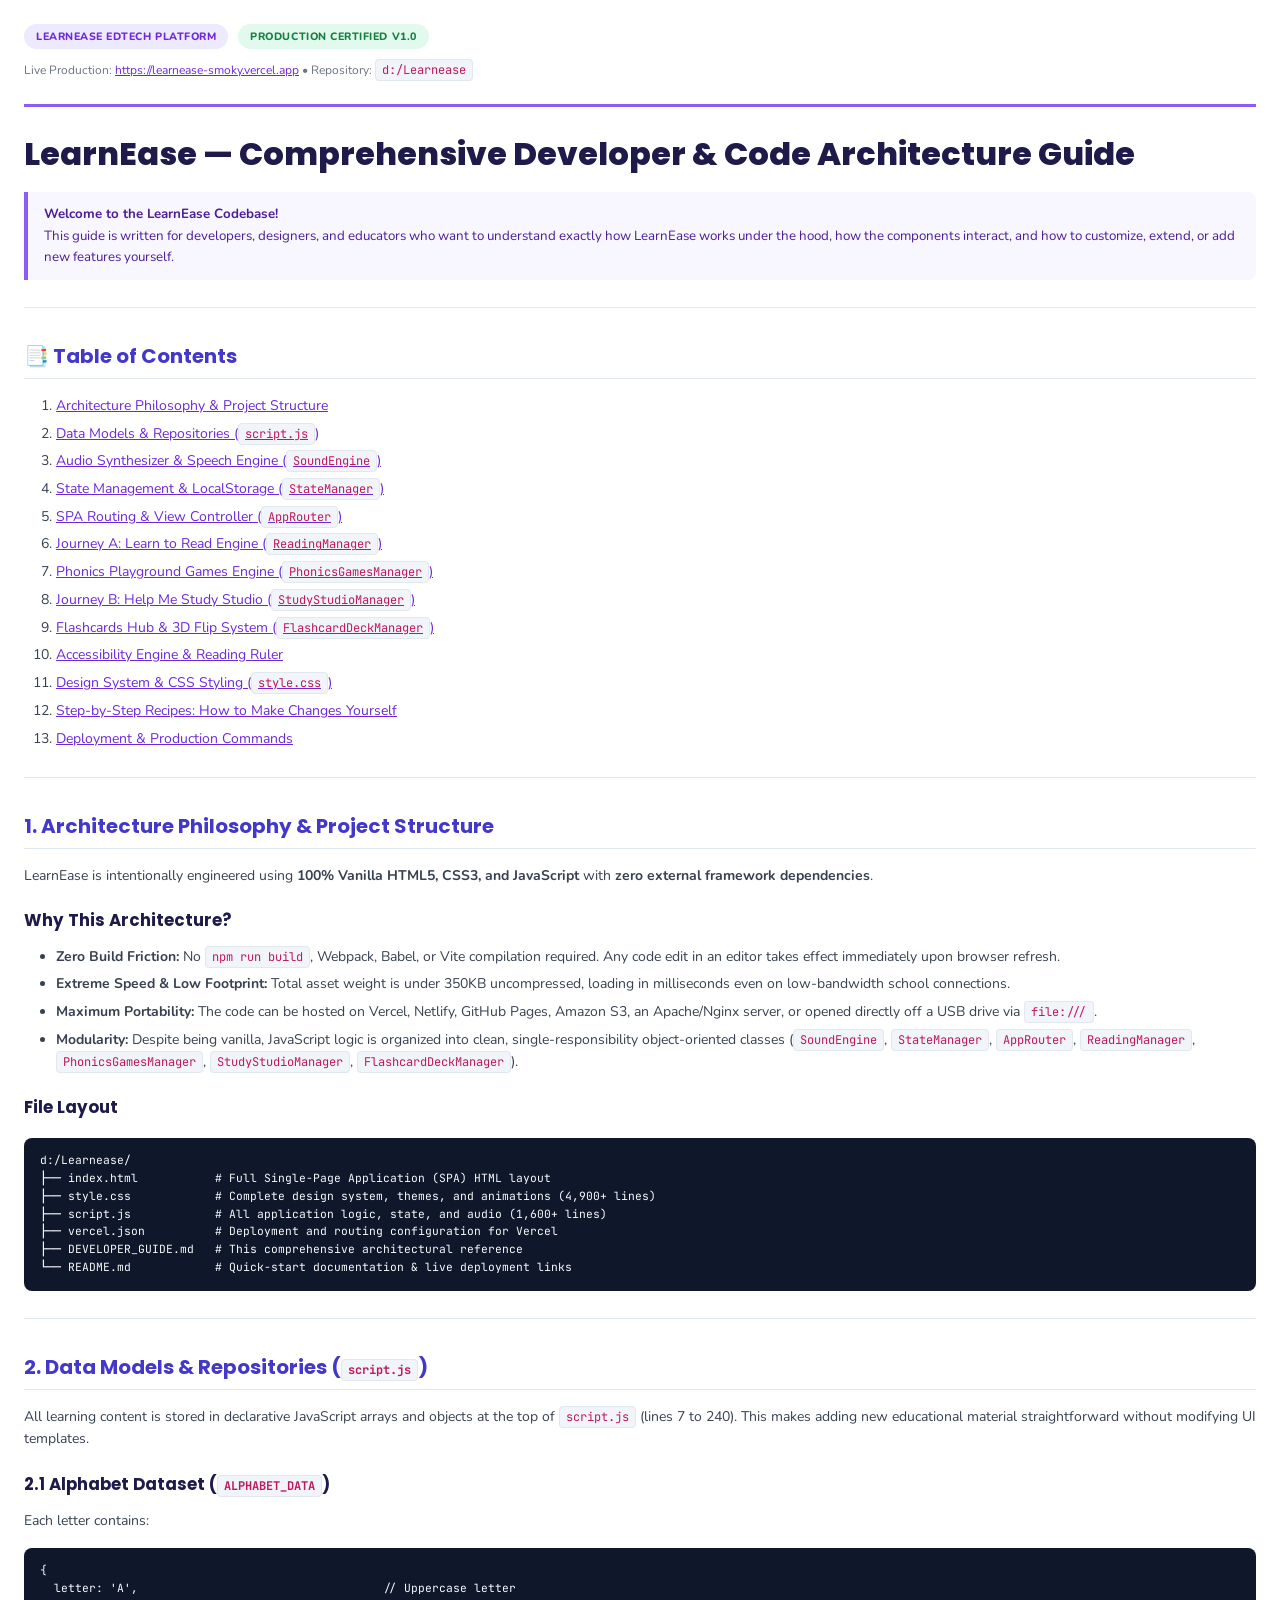
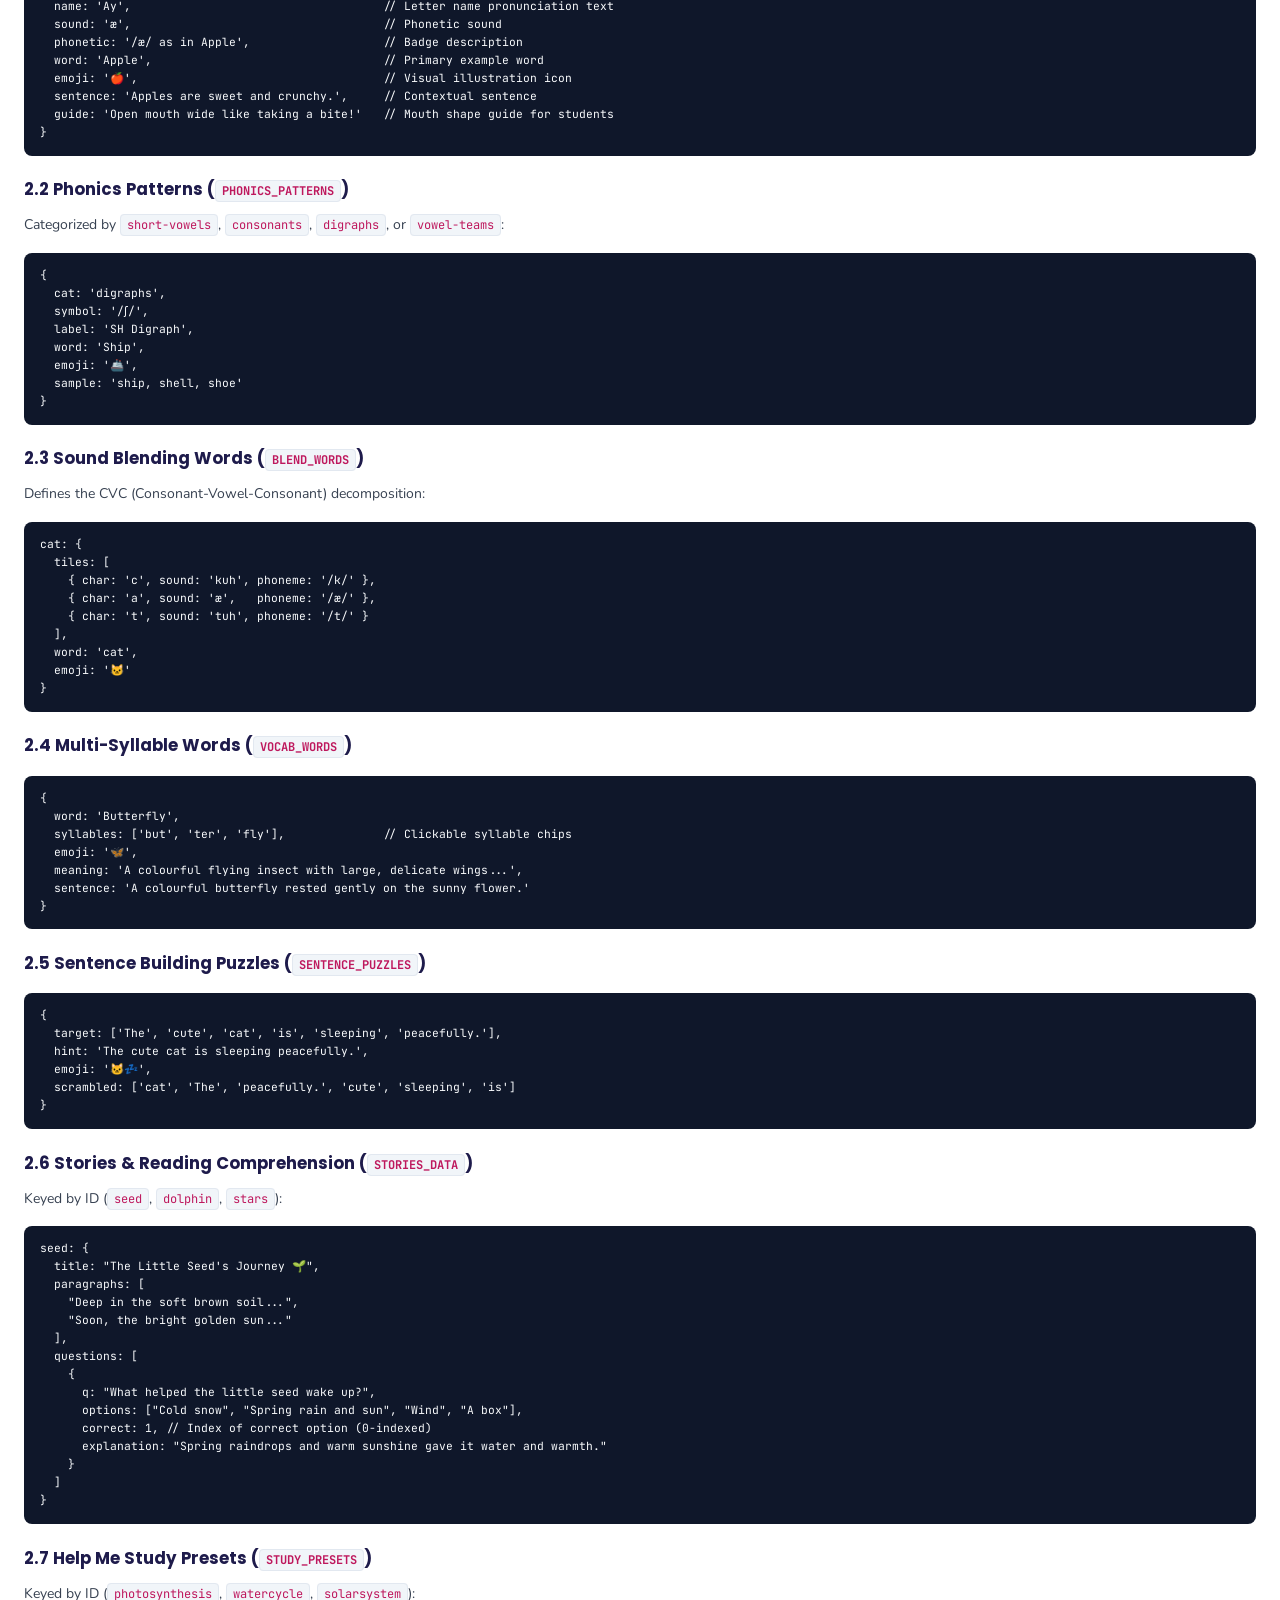
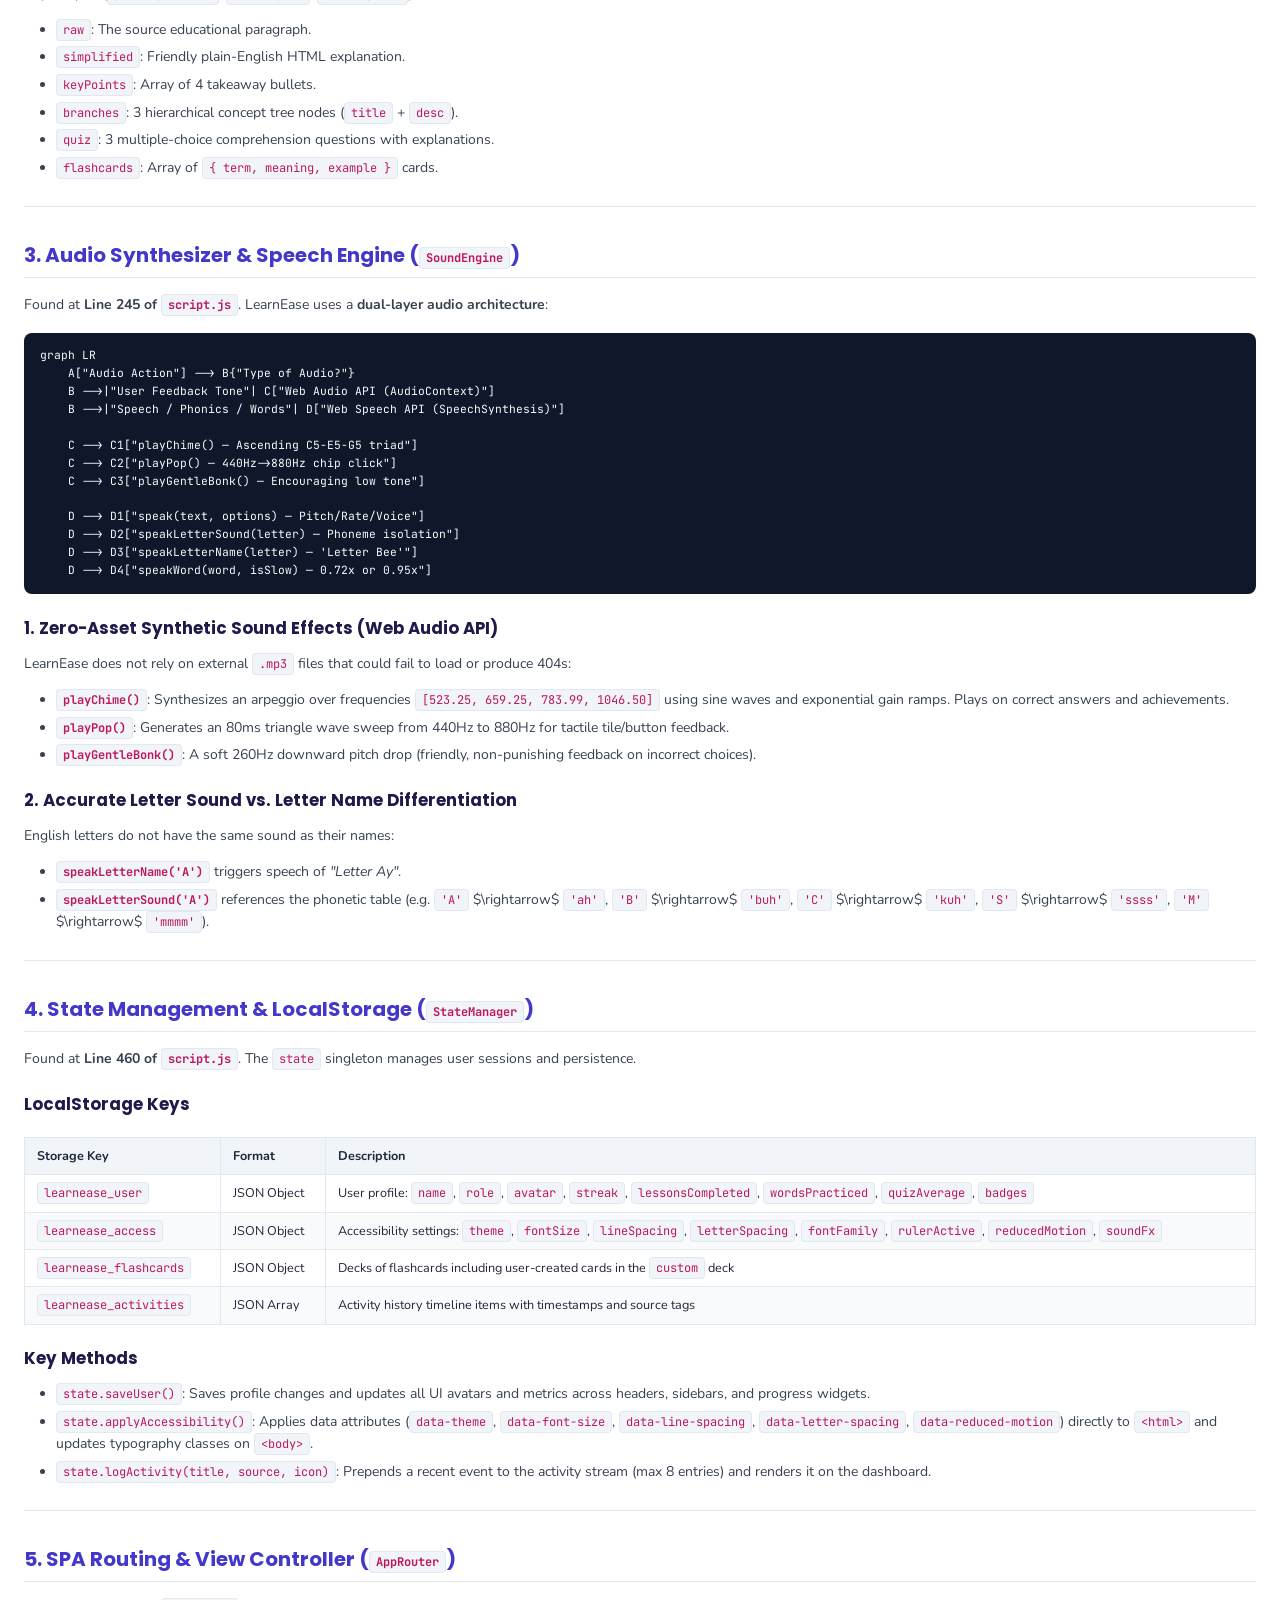
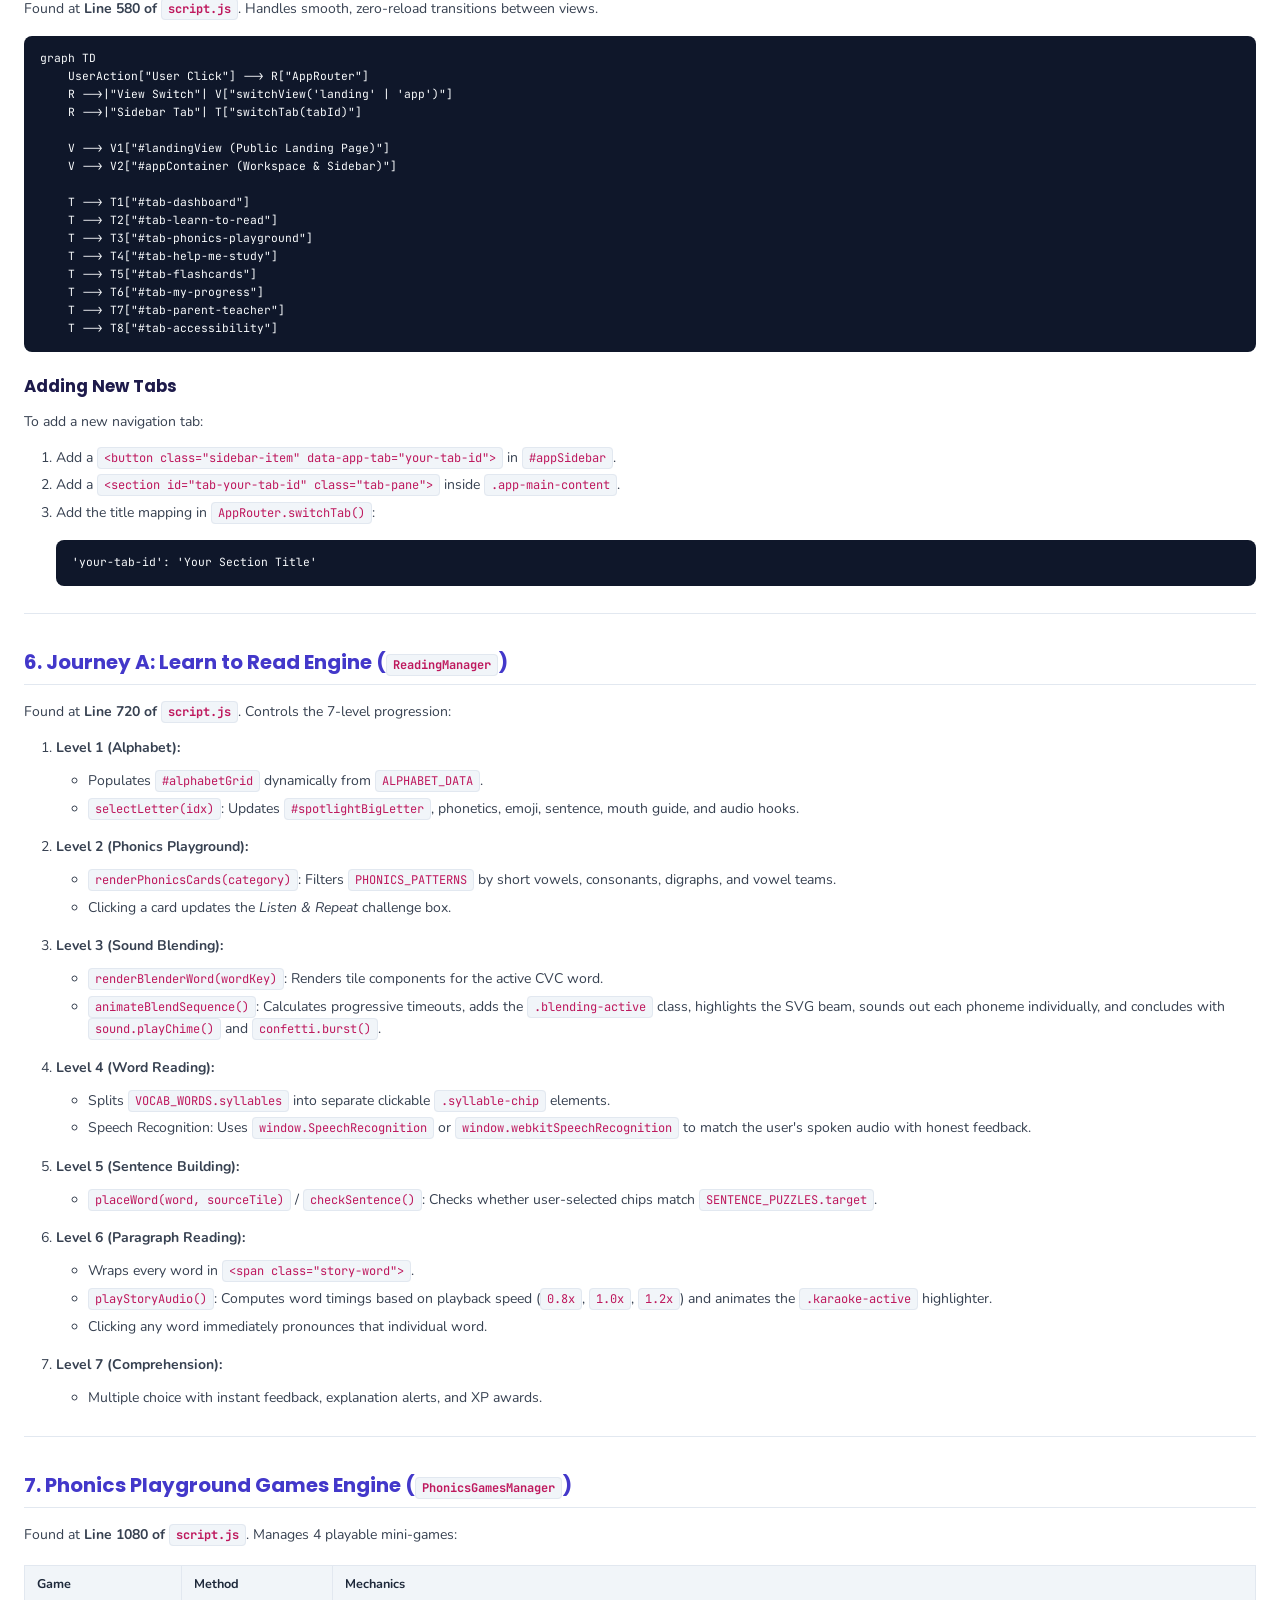
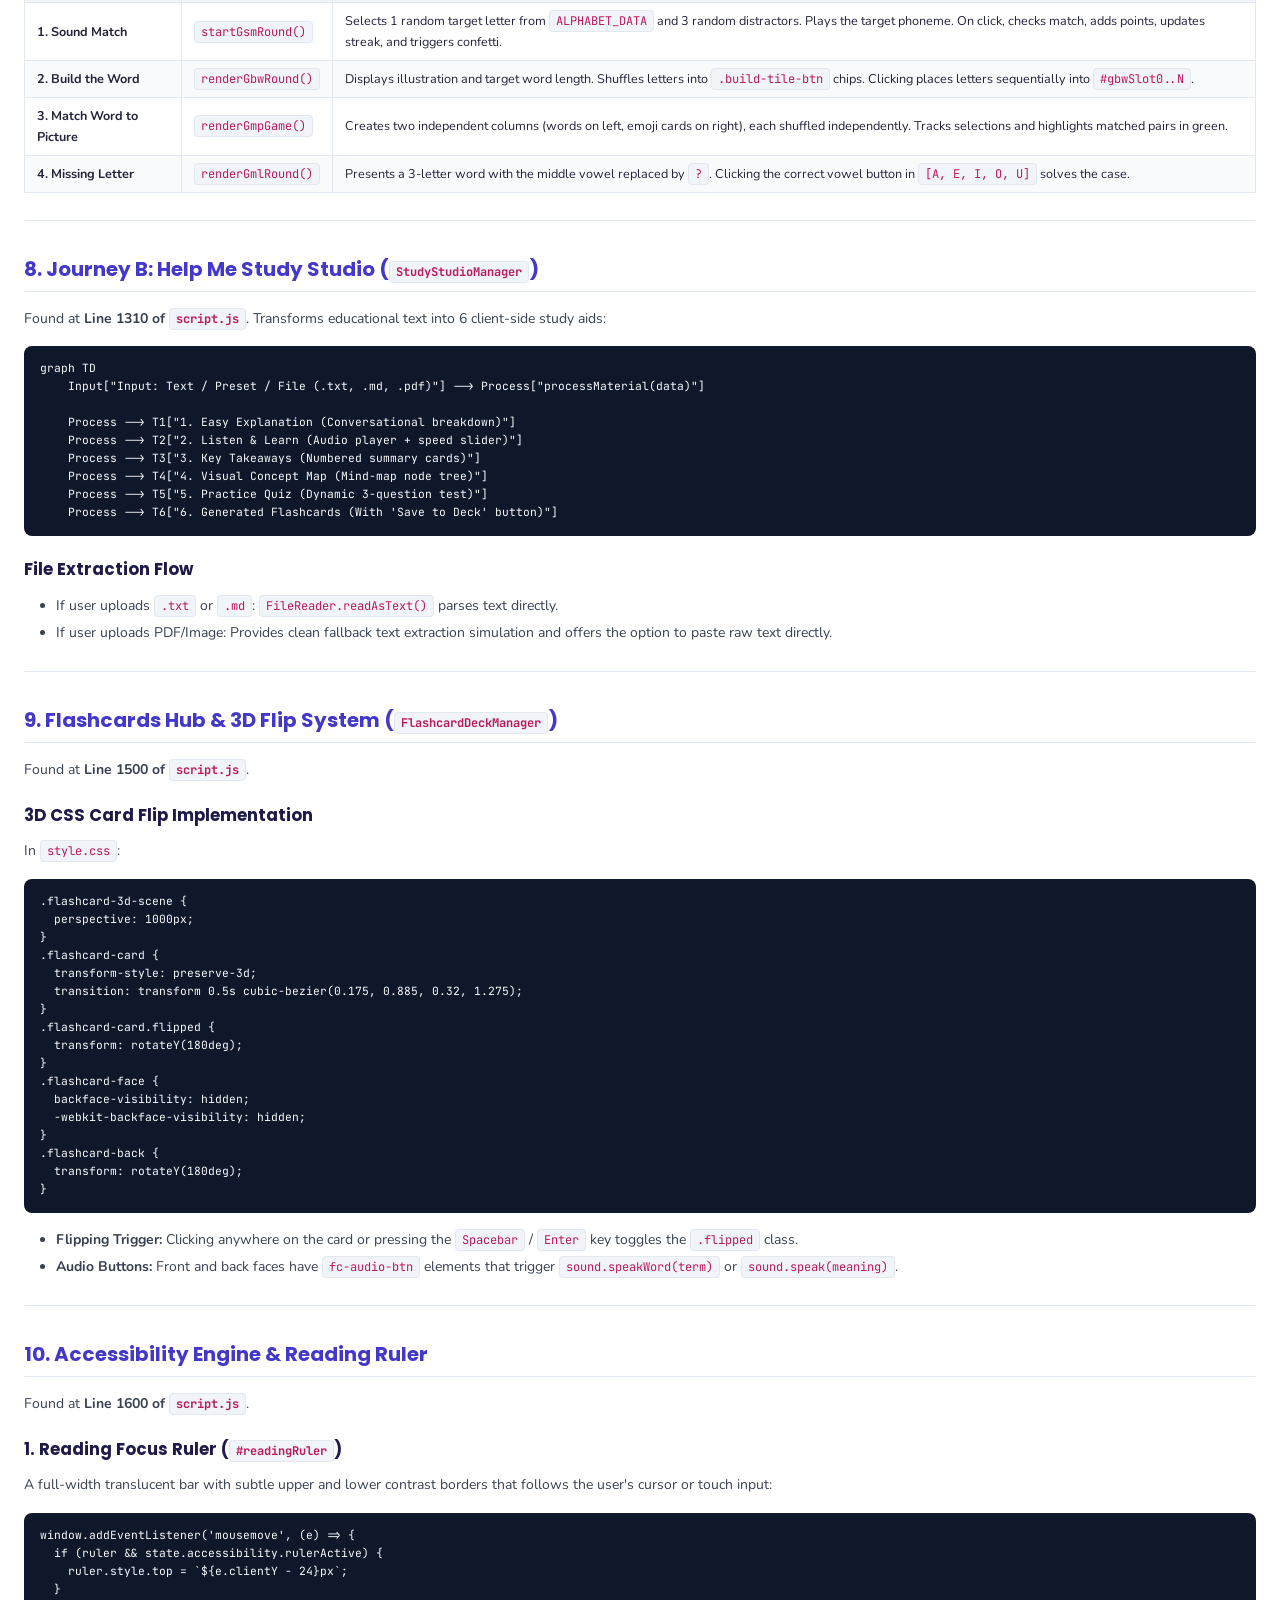
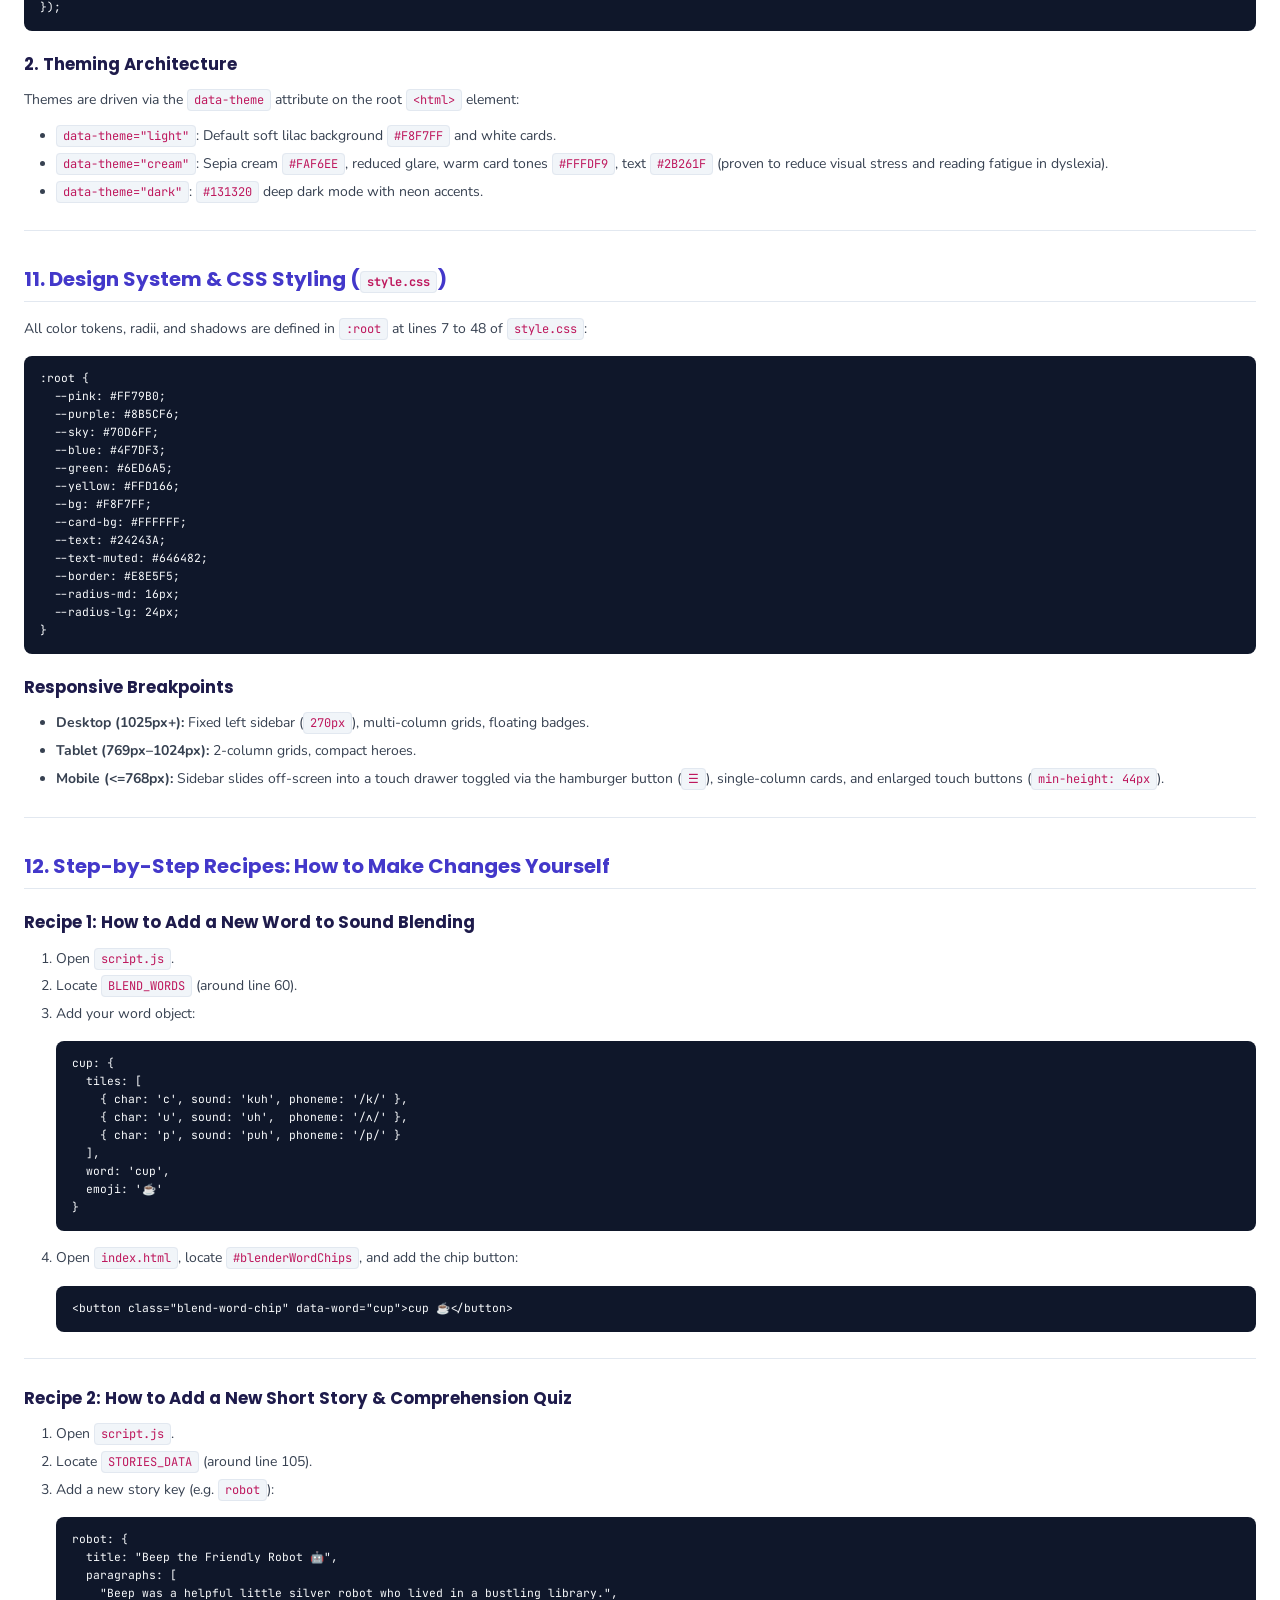
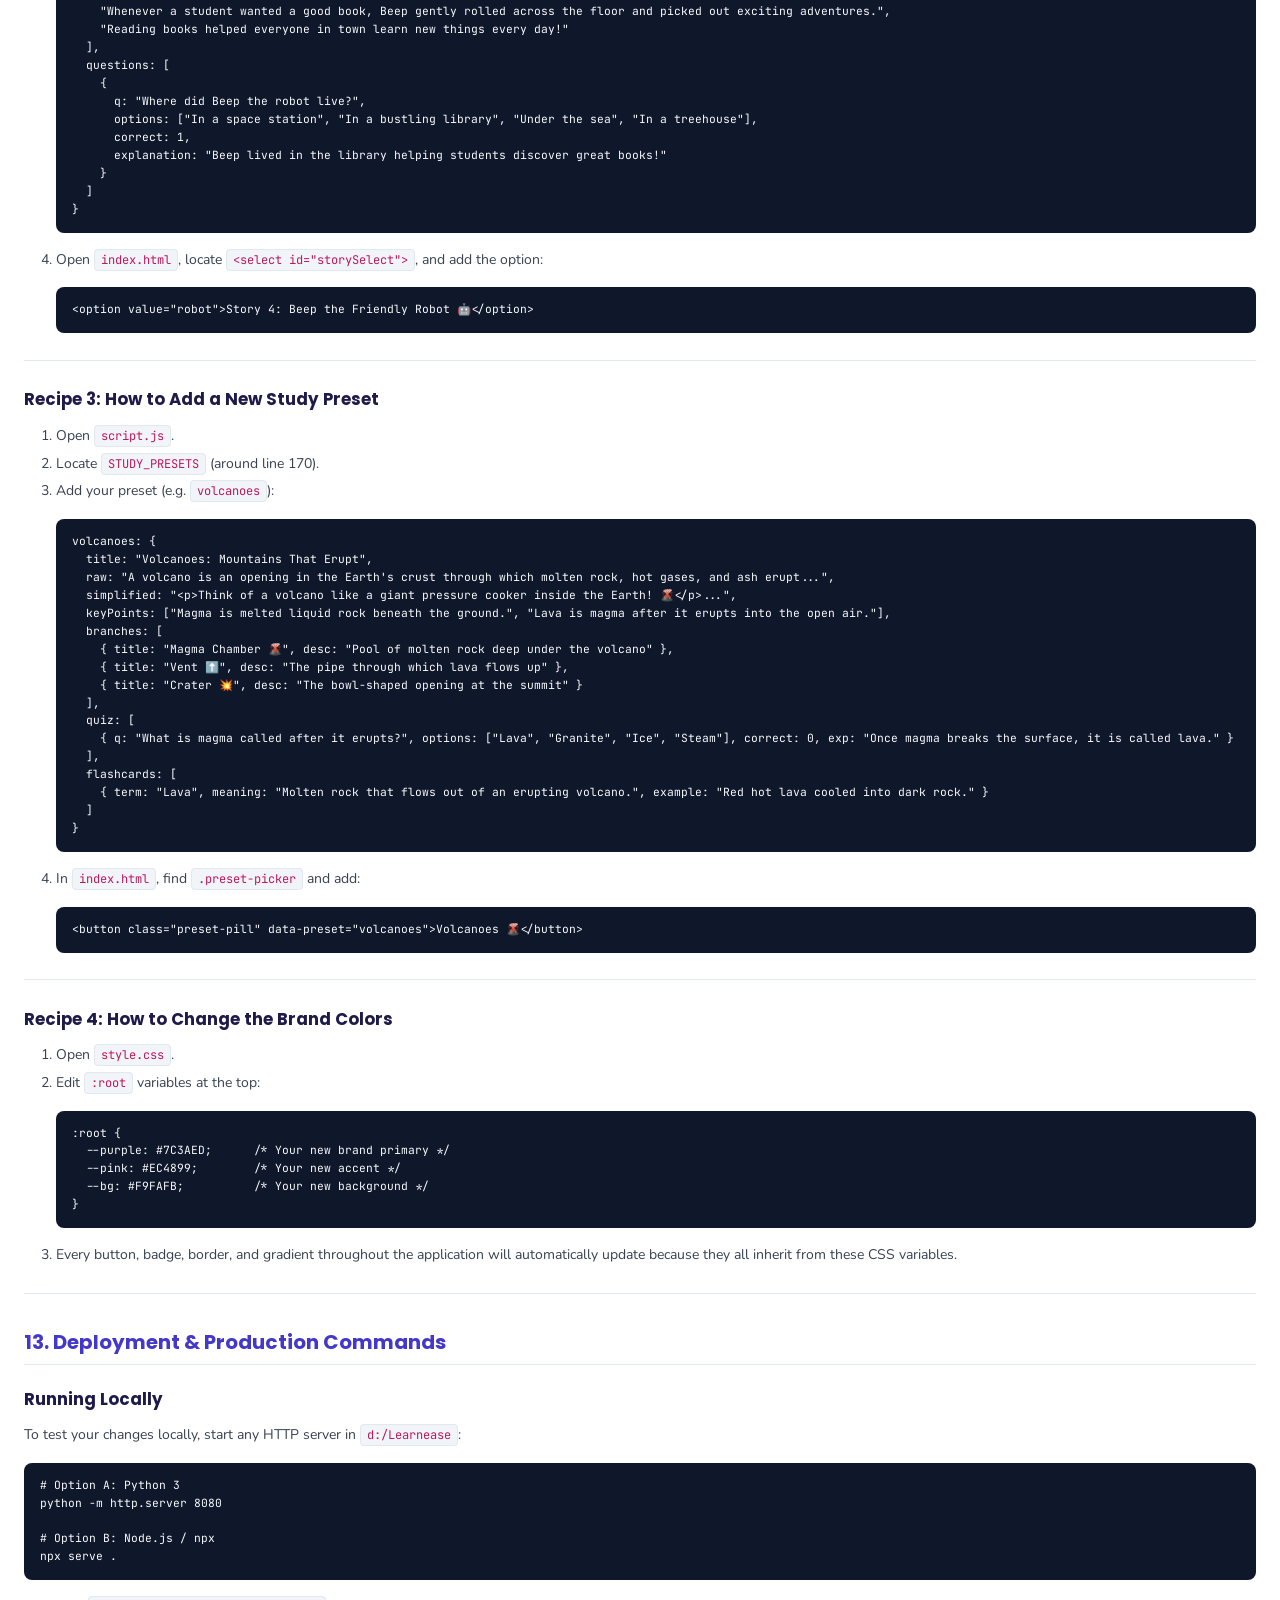
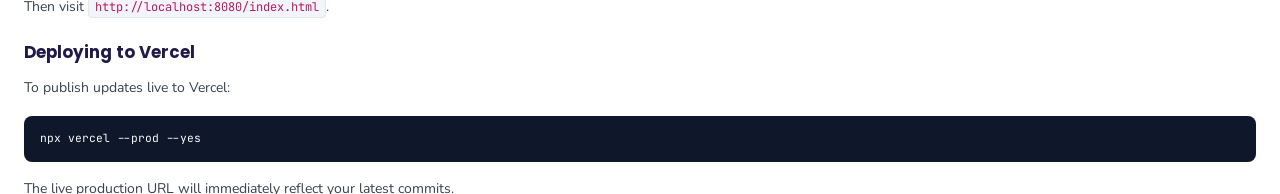
<file: developer_guide_print.html>
<!DOCTYPE html>
<html lang="en">
<head>
  <meta charset="UTF-8">
  <title>LearnEase — Developer & Architecture Guide</title>
  <link rel="preconnect" href="https://fonts.googleapis.com">
  <link rel="preconnect" href="https://fonts.gstatic.com" crossorigin>
  <link href="https://fonts.googleapis.com/css2?family=Nunito:wght@400;600;700;800&family=Poppins:wght@600;700;800&family=JetBrains+Mono:wght@400;600&display=swap" rel="stylesheet">
  <style>
    @page {
      size: A4;
      margin: 18mm 16mm;
      @bottom-right {
        content: counter(page);
      }
    }

    * {
      box-sizing: border-box;
      margin: 0;
      padding: 0;
    }

    body {
      font-family: 'Nunito', -apple-system, BlinkMacSystemFont, 'Segoe UI', Roboto, sans-serif;
      font-size: 10.5pt;
      line-height: 1.6;
      color: #24243A;
      background: #FFFFFF;
      padding: 24px;
    }

    .doc-header-cover {
      border-bottom: 3px solid #8B5CF6;
      padding-bottom: 24px;
      margin-bottom: 28px;
    }

    .doc-badge-row {
      display: flex;
      gap: 10px;
      margin-bottom: 12px;
    }

    .badge {
      display: inline-block;
      padding: 4px 12px;
      border-radius: 9999px;
      font-size: 8pt;
      font-weight: 800;
      text-transform: uppercase;
      letter-spacing: 0.05em;
    }
    .badge-purple { background: #EDE9FE; color: #6D28D9; }
    .badge-green { background: #E2F9EE; color: #15803D; }

    h1 {
      font-family: 'Poppins', sans-serif;
      font-size: 24pt;
      font-weight: 800;
      color: #1E1B4B;
      line-height: 1.2;
      margin-bottom: 12px;
    }

    h2 {
      font-family: 'Poppins', sans-serif;
      font-size: 15pt;
      font-weight: 700;
      color: #4338CA;
      border-bottom: 1.5px solid #E2E8F0;
      padding-bottom: 6px;
      margin-top: 24pt;
      margin-bottom: 12pt;
      page-break-after: avoid;
      break-after: avoid;
    }

    h3 {
      font-family: 'Poppins', sans-serif;
      font-size: 12.5pt;
      font-weight: 700;
      color: #1E1B4B;
      margin-top: 16pt;
      margin-bottom: 8pt;
      page-break-after: avoid;
      break-after: avoid;
    }

    h4 {
      font-size: 11pt;
      font-weight: 700;
      color: #374151;
      margin-top: 12pt;
      margin-bottom: 6pt;
      page-break-after: avoid;
      break-after: avoid;
    }

    p {
      margin-bottom: 10pt;
      color: #374151;
    }

    blockquote {
      background: #F8F7FF;
      border-left: 4px solid #8B5CF6;
      border-radius: 0 8px 8px 0;
      padding: 12px 16px;
      margin: 14pt 0;
      font-size: 10pt;
      color: #4C1D95;
    }
    blockquote p {
      margin-bottom: 4pt;
      color: inherit;
    }
    blockquote p:last-child {
      margin-bottom: 0;
    }

    ul, ol {
      margin: 8pt 0 12pt 24pt;
      color: #374151;
    }

    li {
      margin-bottom: 4pt;
    }

    table {
      width: 100%;
      border-collapse: collapse;
      margin: 14pt 0;
      font-size: 9.5pt;
      page-break-inside: avoid;
      break-inside: avoid;
    }

    th, td {
      border: 1px solid #E2E8F0;
      padding: 8px 12px;
      text-align: left;
    }

    th {
      background: #F1F5F9;
      color: #1E293B;
      font-weight: 700;
    }

    tr:nth-child(even) {
      background: #F8FAFC;
    }

    code {
      font-family: 'JetBrains Mono', Consolas, monospace;
      font-size: 9pt;
      background: #F1F5F9;
      color: #BE185D;
      padding: 2px 6px;
      border-radius: 4px;
      border: 1px solid #E2E8F0;
    }

    pre {
      background: #0F172A;
      color: #F8FAFC;
      border-radius: 8px;
      padding: 14px 16px;
      margin: 12pt 0;
      overflow-x: auto;
      font-size: 8.5pt;
      line-height: 1.5;
      page-break-inside: avoid;
      break-inside: avoid;
    }

    pre code {
      background: transparent;
      color: #F8FAFC;
      padding: 0;
      border: none;
      font-size: inherit;
    }

    hr {
      border: none;
      border-top: 1px solid #E2E8F0;
      margin: 20pt 0;
    }

    a {
      color: #6D28D9;
      text-decoration: underline;
    }

    .doc-footer {
      margin-top: 40pt;
      border-top: 1px solid #E2E8F0;
      padding-top: 12pt;
      font-size: 8pt;
      color: #94A3B8;
      display: flex;
      justify-content: space-between;
      page-break-before: auto;
    }
  </style>
</head>
<body>
  <div class="doc-header-cover">
    <div class="doc-badge-row">
      <span class="badge badge-purple">LearnEase EdTech Platform</span>
      <span class="badge badge-green">Production Certified v1.0</span>
    </div>
    <div style="font-size: 9pt; color: #6B7280; margin-top: 8pt;">
      Live Production: <a href="https://learnease-smoky.vercel.app">https://learnease-smoky.vercel.app</a> • Repository: <code>d:/Learnease</code>
    </div>
  </div>

  <div class="doc-body">
    <h1>LearnEase — Comprehensive Developer &amp; Code Architecture Guide</h1>
<blockquote>
<p><strong>Welcome to the LearnEase Codebase!</strong><br>This guide is written for developers, designers, and educators who want to understand exactly how LearnEase works under the hood, how the components interact, and how to customize, extend, or add new features yourself.</p>
</blockquote>
<hr>
<h2>📑 Table of Contents</h2>
<ol>
<li><a href="#1-architecture-philosophy--project-structure">Architecture Philosophy &amp; Project Structure</a></li>
<li><a href="#2-data-models--repositories-scriptjs">Data Models &amp; Repositories (<code>script.js</code>)</a></li>
<li><a href="#3-audio-synthesizer--speech-engine-soundengine">Audio Synthesizer &amp; Speech Engine (<code>SoundEngine</code>)</a></li>
<li><a href="#4-state-management--localstorage-statemanager">State Management &amp; LocalStorage (<code>StateManager</code>)</a></li>
<li><a href="#5-spa-routing--view-controller-approuter">SPA Routing &amp; View Controller (<code>AppRouter</code>)</a></li>
<li><a href="#6-journey-a-learn-to-read-engine-readingmanager">Journey A: Learn to Read Engine (<code>ReadingManager</code>)</a></li>
<li><a href="#7-phonics-playground-games-engine-phonicsgamesmanager">Phonics Playground Games Engine (<code>PhonicsGamesManager</code>)</a></li>
<li><a href="#8-journey-b-help-me-study-studio-studystudiomanager">Journey B: Help Me Study Studio (<code>StudyStudioManager</code>)</a></li>
<li><a href="#9-flashcards-hub--3d-flip-system-flashcarddeckmanager">Flashcards Hub &amp; 3D Flip System (<code>FlashcardDeckManager</code>)</a></li>
<li><a href="#10-accessibility-engine--reading-ruler">Accessibility Engine &amp; Reading Ruler</a></li>
<li><a href="#11-design-system--css-styling-stylecss">Design System &amp; CSS Styling (<code>style.css</code>)</a></li>
<li><a href="#12-step-by-step-recipes-how-to-make-changes-yourself">Step-by-Step Recipes: How to Make Changes Yourself</a></li>
<li><a href="#13-deployment--production-commands">Deployment &amp; Production Commands</a></li>
</ol>
<hr>
<h2>1. Architecture Philosophy &amp; Project Structure</h2>
<p>LearnEase is intentionally engineered using <strong>100% Vanilla HTML5, CSS3, and JavaScript</strong> with <strong>zero external framework dependencies</strong>.</p>
<h3>Why This Architecture?</h3>
<ul>
<li><strong>Zero Build Friction:</strong> No <code>npm run build</code>, Webpack, Babel, or Vite compilation required. Any code edit in an editor takes effect immediately upon browser refresh.</li>
<li><strong>Extreme Speed &amp; Low Footprint:</strong> Total asset weight is under 350KB uncompressed, loading in milliseconds even on low-bandwidth school connections.</li>
<li><strong>Maximum Portability:</strong> The code can be hosted on Vercel, Netlify, GitHub Pages, Amazon S3, an Apache/Nginx server, or opened directly off a USB drive via <code>file:///</code>.</li>
<li><strong>Modularity:</strong> Despite being vanilla, JavaScript logic is organized into clean, single-responsibility object-oriented classes (<code>SoundEngine</code>, <code>StateManager</code>, <code>AppRouter</code>, <code>ReadingManager</code>, <code>PhonicsGamesManager</code>, <code>StudyStudioManager</code>, <code>FlashcardDeckManager</code>).</li>
</ul>
<h3>File Layout</h3>
<pre><code>d:/Learnease/
├── index.html           # Full Single-Page Application (SPA) HTML layout
├── style.css            # Complete design system, themes, and animations (4,900+ lines)
├── script.js            # All application logic, state, and audio (1,600+ lines)
├── vercel.json          # Deployment and routing configuration for Vercel
├── DEVELOPER_GUIDE.md   # This comprehensive architectural reference
└── README.md            # Quick-start documentation &amp; live deployment links
</code></pre>
<hr>
<h2>2. Data Models &amp; Repositories (<code>script.js</code>)</h2>
<p>All learning content is stored in declarative JavaScript arrays and objects at the top of <code>script.js</code> (lines 7 to 240). This makes adding new educational material straightforward without modifying UI templates.</p>
<h3>2.1 Alphabet Dataset (<code>ALPHABET_DATA</code>)</h3>
<p>Each letter contains:</p>
<pre><code class="language-javascript">{
  letter: &#39;A&#39;,                                   // Uppercase letter
  name: &#39;Ay&#39;,                                    // Letter name pronunciation text
  sound: &#39;æ&#39;,                                    // Phonetic sound
  phonetic: &#39;/æ/ as in Apple&#39;,                   // Badge description
  word: &#39;Apple&#39;,                                 // Primary example word
  emoji: &#39;🍎&#39;,                                   // Visual illustration icon
  sentence: &#39;Apples are sweet and crunchy.&#39;,     // Contextual sentence
  guide: &#39;Open mouth wide like taking a bite!&#39;   // Mouth shape guide for students
}
</code></pre>
<h3>2.2 Phonics Patterns (<code>PHONICS_PATTERNS</code>)</h3>
<p>Categorized by <code>short-vowels</code>, <code>consonants</code>, <code>digraphs</code>, or <code>vowel-teams</code>:</p>
<pre><code class="language-javascript">{
  cat: &#39;digraphs&#39;,
  symbol: &#39;/ʃ/&#39;,
  label: &#39;SH Digraph&#39;,
  word: &#39;Ship&#39;,
  emoji: &#39;🚢&#39;,
  sample: &#39;ship, shell, shoe&#39;
}
</code></pre>
<h3>2.3 Sound Blending Words (<code>BLEND_WORDS</code>)</h3>
<p>Defines the CVC (Consonant-Vowel-Consonant) decomposition:</p>
<pre><code class="language-javascript">cat: {
  tiles: [
    { char: &#39;c&#39;, sound: &#39;kuh&#39;, phoneme: &#39;/k/&#39; },
    { char: &#39;a&#39;, sound: &#39;æ&#39;,   phoneme: &#39;/æ/&#39; },
    { char: &#39;t&#39;, sound: &#39;tuh&#39;, phoneme: &#39;/t/&#39; }
  ],
  word: &#39;cat&#39;,
  emoji: &#39;🐱&#39;
}
</code></pre>
<h3>2.4 Multi-Syllable Words (<code>VOCAB_WORDS</code>)</h3>
<pre><code class="language-javascript">{
  word: &#39;Butterfly&#39;,
  syllables: [&#39;but&#39;, &#39;ter&#39;, &#39;fly&#39;],              // Clickable syllable chips
  emoji: &#39;🦋&#39;,
  meaning: &#39;A colourful flying insect with large, delicate wings...&#39;,
  sentence: &#39;A colourful butterfly rested gently on the sunny flower.&#39;
}
</code></pre>
<h3>2.5 Sentence Building Puzzles (<code>SENTENCE_PUZZLES</code>)</h3>
<pre><code class="language-javascript">{
  target: [&#39;The&#39;, &#39;cute&#39;, &#39;cat&#39;, &#39;is&#39;, &#39;sleeping&#39;, &#39;peacefully.&#39;],
  hint: &#39;The cute cat is sleeping peacefully.&#39;,
  emoji: &#39;🐱💤&#39;,
  scrambled: [&#39;cat&#39;, &#39;The&#39;, &#39;peacefully.&#39;, &#39;cute&#39;, &#39;sleeping&#39;, &#39;is&#39;]
}
</code></pre>
<h3>2.6 Stories &amp; Reading Comprehension (<code>STORIES_DATA</code>)</h3>
<p>Keyed by ID (<code>seed</code>, <code>dolphin</code>, <code>stars</code>):</p>
<pre><code class="language-javascript">seed: {
  title: &quot;The Little Seed&#39;s Journey 🌱&quot;,
  paragraphs: [
    &quot;Deep in the soft brown soil...&quot;,
    &quot;Soon, the bright golden sun...&quot;
  ],
  questions: [
    {
      q: &quot;What helped the little seed wake up?&quot;,
      options: [&quot;Cold snow&quot;, &quot;Spring rain and sun&quot;, &quot;Wind&quot;, &quot;A box&quot;],
      correct: 1, // Index of correct option (0-indexed)
      explanation: &quot;Spring raindrops and warm sunshine gave it water and warmth.&quot;
    }
  ]
}
</code></pre>
<h3>2.7 Help Me Study Presets (<code>STUDY_PRESETS</code>)</h3>
<p>Keyed by ID (<code>photosynthesis</code>, <code>watercycle</code>, <code>solarsystem</code>):</p>
<ul>
<li><code>raw</code>: The source educational paragraph.</li>
<li><code>simplified</code>: Friendly plain-English HTML explanation.</li>
<li><code>keyPoints</code>: Array of 4 takeaway bullets.</li>
<li><code>branches</code>: 3 hierarchical concept tree nodes (<code>title</code> + <code>desc</code>).</li>
<li><code>quiz</code>: 3 multiple-choice comprehension questions with explanations.</li>
<li><code>flashcards</code>: Array of <code>{ term, meaning, example }</code> cards.</li>
</ul>
<hr>
<h2>3. Audio Synthesizer &amp; Speech Engine (<code>SoundEngine</code>)</h2>
<p>Found at <strong>Line 245 of <code>script.js</code></strong>. LearnEase uses a <strong>dual-layer audio architecture</strong>:</p>
<pre><code class="language-mermaid">graph LR
    A[&quot;Audio Action&quot;] --&gt; B{&quot;Type of Audio?&quot;}
    B --&gt;|&quot;User Feedback Tone&quot;| C[&quot;Web Audio API (AudioContext)&quot;]
    B --&gt;|&quot;Speech / Phonics / Words&quot;| D[&quot;Web Speech API (SpeechSynthesis)&quot;]
    
    C --&gt; C1[&quot;playChime() — Ascending C5-E5-G5 triad&quot;]
    C --&gt; C2[&quot;playPop() — 440Hz-&gt;880Hz chip click&quot;]
    C --&gt; C3[&quot;playGentleBonk() — Encouraging low tone&quot;]
    
    D --&gt; D1[&quot;speak(text, options) — Pitch/Rate/Voice&quot;]
    D --&gt; D2[&quot;speakLetterSound(letter) — Phoneme isolation&quot;]
    D --&gt; D3[&quot;speakLetterName(letter) — &#39;Letter Bee&#39;&quot;]
    D --&gt; D4[&quot;speakWord(word, isSlow) — 0.72x or 0.95x&quot;]
</code></pre>
<h3>1. Zero-Asset Synthetic Sound Effects (Web Audio API)</h3>
<p>LearnEase does not rely on external <code>.mp3</code> files that could fail to load or produce 404s:</p>
<ul>
<li><strong><code>playChime()</code></strong>: Synthesizes an arpeggio over frequencies <code>[523.25, 659.25, 783.99, 1046.50]</code> using sine waves and exponential gain ramps. Plays on correct answers and achievements.</li>
<li><strong><code>playPop()</code></strong>: Generates an 80ms triangle wave sweep from 440Hz to 880Hz for tactile tile/button feedback.</li>
<li><strong><code>playGentleBonk()</code></strong>: A soft 260Hz downward pitch drop (friendly, non-punishing feedback on incorrect choices).</li>
</ul>
<h3>2. Accurate Letter Sound vs. Letter Name Differentiation</h3>
<p>English letters do not have the same sound as their names:</p>
<ul>
<li><strong><code>speakLetterName(&#39;A&#39;)</code></strong> triggers speech of <em>&quot;Letter Ay&quot;</em>.</li>
<li><strong><code>speakLetterSound(&#39;A&#39;)</code></strong> references the phonetic table (e.g. <code>&#39;A&#39;</code> $\rightarrow$ <code>&#39;ah&#39;</code>, <code>&#39;B&#39;</code> $\rightarrow$ <code>&#39;buh&#39;</code>, <code>&#39;C&#39;</code> $\rightarrow$ <code>&#39;kuh&#39;</code>, <code>&#39;S&#39;</code> $\rightarrow$ <code>&#39;ssss&#39;</code>, <code>&#39;M&#39;</code> $\rightarrow$ <code>&#39;mmmm&#39;</code>).</li>
</ul>
<hr>
<h2>4. State Management &amp; LocalStorage (<code>StateManager</code>)</h2>
<p>Found at <strong>Line 460 of <code>script.js</code></strong>. The <code>state</code> singleton manages user sessions and persistence.</p>
<h3>LocalStorage Keys</h3>
<table>
<thead>
<tr>
<th align="left">Storage Key</th>
<th align="left">Format</th>
<th align="left">Description</th>
</tr>
</thead>
<tbody><tr>
<td align="left"><code>learnease_user</code></td>
<td align="left">JSON Object</td>
<td align="left">User profile: <code>name</code>, <code>role</code>, <code>avatar</code>, <code>streak</code>, <code>lessonsCompleted</code>, <code>wordsPracticed</code>, <code>quizAverage</code>, <code>badges</code></td>
</tr>
<tr>
<td align="left"><code>learnease_access</code></td>
<td align="left">JSON Object</td>
<td align="left">Accessibility settings: <code>theme</code>, <code>fontSize</code>, <code>lineSpacing</code>, <code>letterSpacing</code>, <code>fontFamily</code>, <code>rulerActive</code>, <code>reducedMotion</code>, <code>soundFx</code></td>
</tr>
<tr>
<td align="left"><code>learnease_flashcards</code></td>
<td align="left">JSON Object</td>
<td align="left">Decks of flashcards including user-created cards in the <code>custom</code> deck</td>
</tr>
<tr>
<td align="left"><code>learnease_activities</code></td>
<td align="left">JSON Array</td>
<td align="left">Activity history timeline items with timestamps and source tags</td>
</tr>
</tbody></table>
<h3>Key Methods</h3>
<ul>
<li><code>state.saveUser()</code>: Saves profile changes and updates all UI avatars and metrics across headers, sidebars, and progress widgets.</li>
<li><code>state.applyAccessibility()</code>: Applies data attributes (<code>data-theme</code>, <code>data-font-size</code>, <code>data-line-spacing</code>, <code>data-letter-spacing</code>, <code>data-reduced-motion</code>) directly to <code>&lt;html&gt;</code> and updates typography classes on <code>&lt;body&gt;</code>.</li>
<li><code>state.logActivity(title, source, icon)</code>: Prepends a recent event to the activity stream (max 8 entries) and renders it on the dashboard.</li>
</ul>
<hr>
<h2>5. SPA Routing &amp; View Controller (<code>AppRouter</code>)</h2>
<p>Found at <strong>Line 580 of <code>script.js</code></strong>. Handles smooth, zero-reload transitions between views.</p>
<pre><code class="language-mermaid">graph TD
    UserAction[&quot;User Click&quot;] --&gt; R[&quot;AppRouter&quot;]
    R --&gt;|&quot;View Switch&quot;| V[&quot;switchView(&#39;landing&#39; | &#39;app&#39;)&quot;]
    R --&gt;|&quot;Sidebar Tab&quot;| T[&quot;switchTab(tabId)&quot;]
    
    V --&gt; V1[&quot;#landingView (Public Landing Page)&quot;]
    V --&gt; V2[&quot;#appContainer (Workspace &amp; Sidebar)&quot;]
    
    T --&gt; T1[&quot;#tab-dashboard&quot;]
    T --&gt; T2[&quot;#tab-learn-to-read&quot;]
    T --&gt; T3[&quot;#tab-phonics-playground&quot;]
    T --&gt; T4[&quot;#tab-help-me-study&quot;]
    T --&gt; T5[&quot;#tab-flashcards&quot;]
    T --&gt; T6[&quot;#tab-my-progress&quot;]
    T --&gt; T7[&quot;#tab-parent-teacher&quot;]
    T --&gt; T8[&quot;#tab-accessibility&quot;]
</code></pre>
<h3>Adding New Tabs</h3>
<p>To add a new navigation tab:</p>
<ol>
<li>Add a <code>&lt;button class=&quot;sidebar-item&quot; data-app-tab=&quot;your-tab-id&quot;&gt;</code> in <code>#appSidebar</code>.</li>
<li>Add a <code>&lt;section id=&quot;tab-your-tab-id&quot; class=&quot;tab-pane&quot;&gt;</code> inside <code>.app-main-content</code>.</li>
<li>Add the title mapping in <code>AppRouter.switchTab()</code>:<pre><code class="language-javascript">&#39;your-tab-id&#39;: &#39;Your Section Title&#39;
</code></pre>
</li>
</ol>
<hr>
<h2>6. Journey A: Learn to Read Engine (<code>ReadingManager</code>)</h2>
<p>Found at <strong>Line 720 of <code>script.js</code></strong>. Controls the 7-level progression:</p>
<ol>
<li><strong>Level 1 (Alphabet):</strong><ul>
<li>Populates <code>#alphabetGrid</code> dynamically from <code>ALPHABET_DATA</code>.</li>
<li><code>selectLetter(idx)</code>: Updates <code>#spotlightBigLetter</code>, phonetics, emoji, sentence, mouth guide, and audio hooks.</li>
</ul>
</li>
<li><strong>Level 2 (Phonics Playground):</strong><ul>
<li><code>renderPhonicsCards(category)</code>: Filters <code>PHONICS_PATTERNS</code> by short vowels, consonants, digraphs, and vowel teams.</li>
<li>Clicking a card updates the <em>Listen &amp; Repeat</em> challenge box.</li>
</ul>
</li>
<li><strong>Level 3 (Sound Blending):</strong><ul>
<li><code>renderBlenderWord(wordKey)</code>: Renders tile components for the active CVC word.</li>
<li><code>animateBlendSequence()</code>: Calculates progressive timeouts, adds the <code>.blending-active</code> class, highlights the SVG beam, sounds out each phoneme individually, and concludes with <code>sound.playChime()</code> and <code>confetti.burst()</code>.</li>
</ul>
</li>
<li><strong>Level 4 (Word Reading):</strong><ul>
<li>Splits <code>VOCAB_WORDS.syllables</code> into separate clickable <code>.syllable-chip</code> elements.</li>
<li>Speech Recognition: Uses <code>window.SpeechRecognition</code> or <code>window.webkitSpeechRecognition</code> to match the user&#39;s spoken audio with honest feedback.</li>
</ul>
</li>
<li><strong>Level 5 (Sentence Building):</strong><ul>
<li><code>placeWord(word, sourceTile)</code> / <code>checkSentence()</code>: Checks whether user-selected chips match <code>SENTENCE_PUZZLES.target</code>.</li>
</ul>
</li>
<li><strong>Level 6 (Paragraph Reading):</strong><ul>
<li>Wraps every word in <code>&lt;span class=&quot;story-word&quot;&gt;</code>.</li>
<li><code>playStoryAudio()</code>: Computes word timings based on playback speed (<code>0.8x</code>, <code>1.0x</code>, <code>1.2x</code>) and animates the <code>.karaoke-active</code> highlighter.</li>
<li>Clicking any word immediately pronounces that individual word.</li>
</ul>
</li>
<li><strong>Level 7 (Comprehension):</strong><ul>
<li>Multiple choice with instant feedback, explanation alerts, and XP awards.</li>
</ul>
</li>
</ol>
<hr>
<h2>7. Phonics Playground Games Engine (<code>PhonicsGamesManager</code>)</h2>
<p>Found at <strong>Line 1080 of <code>script.js</code></strong>. Manages 4 playable mini-games:</p>
<table>
<thead>
<tr>
<th align="left">Game</th>
<th align="left">Method</th>
<th align="left">Mechanics</th>
</tr>
</thead>
<tbody><tr>
<td align="left"><strong>1. Sound Match</strong></td>
<td align="left"><code>startGsmRound()</code></td>
<td align="left">Selects 1 random target letter from <code>ALPHABET_DATA</code> and 3 random distractors. Plays the target phoneme. On click, checks match, adds points, updates streak, and triggers confetti.</td>
</tr>
<tr>
<td align="left"><strong>2. Build the Word</strong></td>
<td align="left"><code>renderGbwRound()</code></td>
<td align="left">Displays illustration and target word length. Shuffles letters into <code>.build-tile-btn</code> chips. Clicking places letters sequentially into <code>#gbwSlot0..N</code>.</td>
</tr>
<tr>
<td align="left"><strong>3. Match Word to Picture</strong></td>
<td align="left"><code>renderGmpGame()</code></td>
<td align="left">Creates two independent columns (words on left, emoji cards on right), each shuffled independently. Tracks selections and highlights matched pairs in green.</td>
</tr>
<tr>
<td align="left"><strong>4. Missing Letter</strong></td>
<td align="left"><code>renderGmlRound()</code></td>
<td align="left">Presents a 3-letter word with the middle vowel replaced by <code>?</code>. Clicking the correct vowel button in <code>[A, E, I, O, U]</code> solves the case.</td>
</tr>
</tbody></table>
<hr>
<h2>8. Journey B: Help Me Study Studio (<code>StudyStudioManager</code>)</h2>
<p>Found at <strong>Line 1310 of <code>script.js</code></strong>. Transforms educational text into 6 client-side study aids:</p>
<pre><code class="language-mermaid">graph TD
    Input[&quot;Input: Text / Preset / File (.txt, .md, .pdf)&quot;] --&gt; Process[&quot;processMaterial(data)&quot;]
    
    Process --&gt; T1[&quot;1. Easy Explanation (Conversational breakdown)&quot;]
    Process --&gt; T2[&quot;2. Listen &amp; Learn (Audio player + speed slider)&quot;]
    Process --&gt; T3[&quot;3. Key Takeaways (Numbered summary cards)&quot;]
    Process --&gt; T4[&quot;4. Visual Concept Map (Mind-map node tree)&quot;]
    Process --&gt; T5[&quot;5. Practice Quiz (Dynamic 3-question test)&quot;]
    Process --&gt; T6[&quot;6. Generated Flashcards (With &#39;Save to Deck&#39; button)&quot;]
</code></pre>
<h3>File Extraction Flow</h3>
<ul>
<li>If user uploads <code>.txt</code> or <code>.md</code>: <code>FileReader.readAsText()</code> parses text directly.</li>
<li>If user uploads PDF/Image: Provides clean fallback text extraction simulation and offers the option to paste raw text directly.</li>
</ul>
<hr>
<h2>9. Flashcards Hub &amp; 3D Flip System (<code>FlashcardDeckManager</code>)</h2>
<p>Found at <strong>Line 1500 of <code>script.js</code></strong>.</p>
<h3>3D CSS Card Flip Implementation</h3>
<p>In <code>style.css</code>:</p>
<pre><code class="language-css">.flashcard-3d-scene {
  perspective: 1000px;
}
.flashcard-card {
  transform-style: preserve-3d;
  transition: transform 0.5s cubic-bezier(0.175, 0.885, 0.32, 1.275);
}
.flashcard-card.flipped {
  transform: rotateY(180deg);
}
.flashcard-face {
  backface-visibility: hidden;
  -webkit-backface-visibility: hidden;
}
.flashcard-back {
  transform: rotateY(180deg);
}
</code></pre>
<ul>
<li><strong>Flipping Trigger:</strong> Clicking anywhere on the card or pressing the <code>Spacebar</code> / <code>Enter</code> key toggles the <code>.flipped</code> class.</li>
<li><strong>Audio Buttons:</strong> Front and back faces have <code>fc-audio-btn</code> elements that trigger <code>sound.speakWord(term)</code> or <code>sound.speak(meaning)</code>.</li>
</ul>
<hr>
<h2>10. Accessibility Engine &amp; Reading Ruler</h2>
<p>Found at <strong>Line 1600 of <code>script.js</code></strong>.</p>
<h3>1. Reading Focus Ruler (<code>#readingRuler</code>)</h3>
<p>A full-width translucent bar with subtle upper and lower contrast borders that follows the user&#39;s cursor or touch input:</p>
<pre><code class="language-javascript">window.addEventListener(&#39;mousemove&#39;, (e) =&gt; {
  if (ruler &amp;&amp; state.accessibility.rulerActive) {
    ruler.style.top = `${e.clientY - 24}px`;
  }
});
</code></pre>
<h3>2. Theming Architecture</h3>
<p>Themes are driven via the <code>data-theme</code> attribute on the root <code>&lt;html&gt;</code> element:</p>
<ul>
<li><code>data-theme=&quot;light&quot;</code>: Default soft lilac background <code>#F8F7FF</code> and white cards.</li>
<li><code>data-theme=&quot;cream&quot;</code>: Sepia cream <code>#FAF6EE</code>, reduced glare, warm card tones <code>#FFFDF9</code>, text <code>#2B261F</code> (proven to reduce visual stress and reading fatigue in dyslexia).</li>
<li><code>data-theme=&quot;dark&quot;</code>: <code>#131320</code> deep dark mode with neon accents.</li>
</ul>
<hr>
<h2>11. Design System &amp; CSS Styling (<code>style.css</code>)</h2>
<p>All color tokens, radii, and shadows are defined in <code>:root</code> at lines 7 to 48 of <code>style.css</code>:</p>
<pre><code class="language-css">:root {
  --pink: #FF79B0;
  --purple: #8B5CF6;
  --sky: #70D6FF;
  --blue: #4F7DF3;
  --green: #6ED6A5;
  --yellow: #FFD166;
  --bg: #F8F7FF;
  --card-bg: #FFFFFF;
  --text: #24243A;
  --text-muted: #646482;
  --border: #E8E5F5;
  --radius-md: 16px;
  --radius-lg: 24px;
}
</code></pre>
<h3>Responsive Breakpoints</h3>
<ul>
<li><strong>Desktop (1025px+):</strong> Fixed left sidebar (<code>270px</code>), multi-column grids, floating badges.</li>
<li><strong>Tablet (769px–1024px):</strong> 2-column grids, compact heroes.</li>
<li><strong>Mobile (&lt;=768px):</strong> Sidebar slides off-screen into a touch drawer toggled via the hamburger button (<code>☰</code>), single-column cards, and enlarged touch buttons (<code>min-height: 44px</code>).</li>
</ul>
<hr>
<h2>12. Step-by-Step Recipes: How to Make Changes Yourself</h2>
<h3>Recipe 1: How to Add a New Word to Sound Blending</h3>
<ol>
<li>Open <code>script.js</code>.</li>
<li>Locate <code>BLEND_WORDS</code> (around line 60).</li>
<li>Add your word object:<pre><code class="language-javascript">cup: {
  tiles: [
    { char: &#39;c&#39;, sound: &#39;kuh&#39;, phoneme: &#39;/k/&#39; },
    { char: &#39;u&#39;, sound: &#39;uh&#39;,  phoneme: &#39;/ʌ/&#39; },
    { char: &#39;p&#39;, sound: &#39;puh&#39;, phoneme: &#39;/p/&#39; }
  ],
  word: &#39;cup&#39;,
  emoji: &#39;☕&#39;
}
</code></pre>
</li>
<li>Open <code>index.html</code>, locate <code>#blenderWordChips</code>, and add the chip button:<pre><code class="language-html">&lt;button class=&quot;blend-word-chip&quot; data-word=&quot;cup&quot;&gt;cup ☕&lt;/button&gt;
</code></pre>
</li>
</ol>
<hr>
<h3>Recipe 2: How to Add a New Short Story &amp; Comprehension Quiz</h3>
<ol>
<li>Open <code>script.js</code>.</li>
<li>Locate <code>STORIES_DATA</code> (around line 105).</li>
<li>Add a new story key (e.g. <code>robot</code>):<pre><code class="language-javascript">robot: {
  title: &quot;Beep the Friendly Robot 🤖&quot;,
  paragraphs: [
    &quot;Beep was a helpful little silver robot who lived in a bustling library.&quot;,
    &quot;Whenever a student wanted a good book, Beep gently rolled across the floor and picked out exciting adventures.&quot;,
    &quot;Reading books helped everyone in town learn new things every day!&quot;
  ],
  questions: [
    {
      q: &quot;Where did Beep the robot live?&quot;,
      options: [&quot;In a space station&quot;, &quot;In a bustling library&quot;, &quot;Under the sea&quot;, &quot;In a treehouse&quot;],
      correct: 1,
      explanation: &quot;Beep lived in the library helping students discover great books!&quot;
    }
  ]
}
</code></pre>
</li>
<li>Open <code>index.html</code>, locate <code>&lt;select id=&quot;storySelect&quot;&gt;</code>, and add the option:<pre><code class="language-html">&lt;option value=&quot;robot&quot;&gt;Story 4: Beep the Friendly Robot 🤖&lt;/option&gt;
</code></pre>
</li>
</ol>
<hr>
<h3>Recipe 3: How to Add a New Study Preset</h3>
<ol>
<li>Open <code>script.js</code>.</li>
<li>Locate <code>STUDY_PRESETS</code> (around line 170).</li>
<li>Add your preset (e.g. <code>volcanoes</code>):<pre><code class="language-javascript">volcanoes: {
  title: &quot;Volcanoes: Mountains That Erupt&quot;,
  raw: &quot;A volcano is an opening in the Earth&#39;s crust through which molten rock, hot gases, and ash erupt...&quot;,
  simplified: &quot;&lt;p&gt;Think of a volcano like a giant pressure cooker inside the Earth! 🌋&lt;/p&gt;...&quot;,
  keyPoints: [&quot;Magma is melted liquid rock beneath the ground.&quot;, &quot;Lava is magma after it erupts into the open air.&quot;],
  branches: [
    { title: &quot;Magma Chamber 🌋&quot;, desc: &quot;Pool of molten rock deep under the volcano&quot; },
    { title: &quot;Vent ⬆️&quot;, desc: &quot;The pipe through which lava flows up&quot; },
    { title: &quot;Crater 💥&quot;, desc: &quot;The bowl-shaped opening at the summit&quot; }
  ],
  quiz: [
    { q: &quot;What is magma called after it erupts?&quot;, options: [&quot;Lava&quot;, &quot;Granite&quot;, &quot;Ice&quot;, &quot;Steam&quot;], correct: 0, exp: &quot;Once magma breaks the surface, it is called lava.&quot; }
  ],
  flashcards: [
    { term: &quot;Lava&quot;, meaning: &quot;Molten rock that flows out of an erupting volcano.&quot;, example: &quot;Red hot lava cooled into dark rock.&quot; }
  ]
}
</code></pre>
</li>
<li>In <code>index.html</code>, find <code>.preset-picker</code> and add:<pre><code class="language-html">&lt;button class=&quot;preset-pill&quot; data-preset=&quot;volcanoes&quot;&gt;Volcanoes 🌋&lt;/button&gt;
</code></pre>
</li>
</ol>
<hr>
<h3>Recipe 4: How to Change the Brand Colors</h3>
<ol>
<li>Open <code>style.css</code>.</li>
<li>Edit <code>:root</code> variables at the top:<pre><code class="language-css">:root {
  --purple: #7C3AED;      /* Your new brand primary */
  --pink: #EC4899;        /* Your new accent */
  --bg: #F9FAFB;          /* Your new background */
}
</code></pre>
</li>
<li>Every button, badge, border, and gradient throughout the application will automatically update because they all inherit from these CSS variables.</li>
</ol>
<hr>
<h2>13. Deployment &amp; Production Commands</h2>
<h3>Running Locally</h3>
<p>To test your changes locally, start any HTTP server in <code>d:/Learnease</code>:</p>
<pre><code class="language-powershell"># Option A: Python 3
python -m http.server 8080

# Option B: Node.js / npx
npx serve .
</code></pre>
<p>Then visit <code>http://localhost:8080/index.html</code>.</p>
<h3>Deploying to Vercel</h3>
<p>To publish updates live to Vercel:</p>
<pre><code class="language-powershell">npx vercel --prod --yes
</code></pre>
<p>The live production URL will immediately reflect your latest commits.</p>
<hr>
<p><em>Documentation maintained for LearnEase EdTech Platform. Happy coding and teaching!</em></p>


  </div>

  <div class="doc-footer">
    <span>LearnEase Educational Technology System • Confidential & Proprietary</span>
    <span>Generated: October 21, 2026</span>
  </div>
</body>
</html>
</file>
<file: style.css>
/* ==========================================================================
   LearnEase — Design System & Stylesheet
   Modern, Accessible, Vibrant EdTech Platform
   ========================================================================== */

/* --- 1. CSS Custom Properties / Tokens --- */
:root {
  /* Brand Color Palette */
  --pink: #FF79B0;
  --pink-hover: #F0629E;
  --pink-light: #FFEBF3;
  --pink-soft: #FFF2F7;
  
  --purple: #8B5CF6;
  --purple-hover: #7C3AED;
  --purple-dark: #6D28D9;
  --purple-light: #EDE9FE;
  --purple-soft: #F5F3FF;
  
  --sky: #70D6FF;
  --sky-hover: #52C7F7;
  --sky-light: #E0F7FF;
  --sky-soft: #F0FBFF;
  
  --blue: #4F7DF3;
  --blue-hover: #3B6BE4;
  --blue-dark: #2563EB;
  --blue-light: #EBF2FE;
  --blue-soft: #F4F8FF;
  
  --green: #6ED6A5;
  --green-hover: #58C692;
  --green-light: #E2F9EE;
  --green-soft: #F0FDF6;
  
  --yellow: #FFD166;
  --yellow-hover: #F5C24D;
  --yellow-light: #FFF8E1;
  --yellow-soft: #FFFDF5;

  /* Neutrals & Base (Light Mode) */
  --bg: #F8F7FF;
  --bg-soft: #F2F0FC;
  --card-bg: #FFFFFF;
  --card-elevated: #FFFFFF;
  --text: #24243A;
  --text-muted: #646482;
  --text-light: #9494AD;
  --border: #E8E5F5;
  --border-focus: #8B5CF6;

  /* Shadows */
  --shadow-sm: 0 2px 8px rgba(36, 36, 58, 0.05);
  --shadow-md: 0 8px 24px rgba(36, 36, 58, 0.07);
  --shadow-lg: 0 16px 36px rgba(36, 36, 58, 0.11);
  --shadow-hover: 0 12px 28px rgba(139, 92, 246, 0.16);

  /* Radii */
  --radius-sm: 10px;
  --radius-md: 16px;
  --radius-lg: 24px;
  --radius-full: 9999px;

  /* Typography Defaults */
  --font-heading: 'Poppins', system-ui, -apple-system, sans-serif;
  --font-body: 'Nunito', system-ui, -apple-system, sans-serif;
  --base-font-size: 16px;
  --base-line-height: 1.6;
  --base-letter-spacing: 0em;

  /* Transitions */
  --transition-fast: 0.18s cubic-bezier(0.16, 1, 0.3, 1);
  --transition-smooth: 0.28s cubic-bezier(0.16, 1, 0.3, 1);
}

/* --- THEME VARIATIONS --- */
/* Soft Cream Theme (Relaxing, Low Glare for Dyslexia/Reading Fatigue) */
[data-theme="cream"] {
  --bg: #FAF6EE;
  --bg-soft: #F3ECE0;
  --card-bg: #FFFDF9;
  --card-elevated: #FFFFFF;
  --text: #2B261F;
  --text-muted: #6B6254;
  --text-light: #948A7B;
  --border: #E8DFCD;
  --shadow-sm: 0 2px 8px rgba(60, 50, 30, 0.04);
  --shadow-md: 0 8px 24px rgba(60, 50, 30, 0.06);
  --shadow-lg: 0 16px 36px rgba(60, 50, 30, 0.09);
}

/* High-Contrast Dark Mode */
[data-theme="dark"] {
  --bg: #131320;
  --bg-soft: #1B1B2C;
  --card-bg: #1E1E32;
  --card-elevated: #26263F;
  --text: #F1F1F8;
  --text-muted: #A6A6C4;
  --text-light: #7E7E9E;
  --border: #2F2F4E;
  --shadow-sm: 0 2px 8px rgba(0, 0, 0, 0.3);
  --shadow-md: 0 8px 24px rgba(0, 0, 0, 0.4);
  --shadow-lg: 0 16px 36px rgba(0, 0, 0, 0.55);
}

/* --- ACCESSIBILITY TYPOGRAPHY MODES --- */
[data-font-size="small"] { --base-font-size: 14.5px; }
[data-font-size="medium"] { --base-font-size: 16px; }
[data-font-size="large"] { --base-font-size: 18.5px; }
[data-font-size="xlarge"] { --base-font-size: 21px; }

[data-line-spacing="normal"] { --base-line-height: 1.6; }
[data-line-spacing="relaxed"] { --base-line-height: 1.85; }
[data-line-spacing="loose"] { --base-line-height: 2.2; }

[data-letter-spacing="normal"] { --base-letter-spacing: 0em; }
[data-letter-spacing="wide"] { --base-letter-spacing: 0.05em; }
[data-letter-spacing="xwide"] { --base-letter-spacing: 0.1em; }

body.font-poppins { --font-body: 'Poppins', sans-serif; }
body.font-nunito { --font-body: 'Nunito', sans-serif; }
body.font-lexend { --font-body: 'Lexend', sans-serif; }

/* Reduced Motion Mode */
[data-reduced-motion="true"] *,
[data-reduced-motion="true"] *::before,
[data-reduced-motion="true"] *::after {
  animation-duration: 0.001ms !important;
  animation-iteration-count: 1 !important;
  transition-duration: 0.001ms !important;
}

/* --- 2. Base & Reset --- */
*, *::before, *::after {
  box-sizing: border-box;
  margin: 0;
  padding: 0;
}

html {
  font-size: var(--base-font-size);
  scroll-behavior: smooth;
}

body {
  font-family: var(--font-body);
  line-height: var(--base-line-height);
  letter-spacing: var(--base-letter-spacing);
  background-color: var(--bg);
  color: var(--text);
  min-height: 100vh;
  overflow-x: hidden;
  transition: background-color var(--transition-smooth), color var(--transition-smooth);
}

h1, h2, h3, h4, h5, h6 {
  font-family: var(--font-heading);
  color: var(--text);
  line-height: 1.25;
  font-weight: 700;
}

p {
  color: var(--text-muted);
}

a {
  color: var(--purple);
  text-decoration: none;
  transition: color var(--transition-fast);
}

button {
  font-family: var(--font-body);
  cursor: pointer;
  border: none;
  background: none;
  outline: none;
}

button:focus-visible,
input:focus-visible,
select:focus-visible,
textarea:focus-visible {
  outline: 3px solid var(--border-focus);
  outline-offset: 2px;
}

/* Utilities */
.hidden { display: none !important; }
.text-center { text-align: center; }
.inline-block { display: inline-block; }
.sr-only {
  position: absolute;
  width: 1px;
  height: 1px;
  padding: 0;
  margin: -1px;
  overflow: hidden;
  clip: rect(0, 0, 0, 0);
  border: 0;
}

/* Text Gradients & Colors */
.text-gradient {
  background: linear-gradient(135deg, var(--purple) 0%, var(--pink) 50%, var(--blue) 100%);
  -webkit-background-clip: text;
  -webkit-text-fill-color: transparent;
}
.text-purple { color: var(--purple) !important; }
.text-pink { color: var(--pink) !important; }
.text-blue { color: var(--blue) !important; }
.text-green { color: var(--green) !important; }
.text-yellow { color: #D99B00 !important; }
.text-white { color: #FFFFFF !important; }
.text-text { color: var(--text) !important; }
.text-danger { color: #EF4444 !important; }

/* Background Fill Helpers */
.bg-purple { background-color: var(--purple) !important; }
.bg-purple-light { background-color: var(--purple-light) !important; }
.bg-purple-soft { background-color: var(--purple-soft) !important; }
.bg-pink { background-color: var(--pink) !important; }
.bg-pink-light { background-color: var(--pink-light) !important; }
.bg-pink-soft { background-color: var(--pink-soft) !important; }
.bg-sky { background-color: var(--sky) !important; }
.bg-sky-light { background-color: var(--sky-light) !important; }
.bg-blue { background-color: var(--blue) !important; }
.bg-blue-light { background-color: var(--blue-light) !important; }
.bg-blue-soft { background-color: var(--blue-soft) !important; }
.bg-green { background-color: var(--green) !important; }
.bg-green-light { background-color: var(--green-light) !important; }
.bg-yellow { background-color: var(--yellow) !important; }
.bg-yellow-light { background-color: var(--yellow-light) !important; }
.bg-soft { background-color: var(--bg-soft); }

/* --- 3. Buttons & Interactive Controls --- */
.btn {
  display: inline-flex;
  align-items: center;
  justify-content: center;
  gap: 8px;
  padding: 12px 24px;
  font-size: 1rem;
  font-weight: 700;
  border-radius: var(--radius-full);
  transition: all var(--transition-fast);
  box-shadow: var(--shadow-sm);
  white-space: nowrap;
}

.btn:hover {
  transform: translateY(-2px);
  box-shadow: var(--shadow-hover);
}

.btn:active {
  transform: translateY(0);
}

.btn-primary {
  background: linear-gradient(135deg, var(--purple) 0%, var(--blue) 100%);
  color: #FFFFFF;
}
.btn-primary:hover {
  background: linear-gradient(135deg, var(--purple-hover) 0%, var(--blue-hover) 100%);
}

.btn-secondary {
  background-color: var(--card-bg);
  color: var(--text);
  border: 1.5px solid var(--border);
}
.btn-secondary:hover {
  border-color: var(--purple);
  background-color: var(--purple-light);
  color: var(--purple-dark);
}

.btn-pink {
  background-color: var(--pink);
  color: #FFFFFF;
}
.btn-pink:hover {
  background-color: var(--pink-hover);
}

.btn-purple {
  background-color: var(--purple);
  color: #FFFFFF;
}
.btn-purple:hover {
  background-color: var(--purple-hover);
}

.btn-blue {
  background-color: var(--blue);
  color: #FFFFFF;
}
.btn-blue:hover {
  background-color: var(--blue-hover);
}

.btn-green {
  background-color: var(--green);
  color: #FFFFFF;
}
.btn-green:hover {
  background-color: var(--green-hover);
}

.btn-yellow {
  background-color: var(--yellow);
  color: var(--text);
}
.btn-yellow:hover {
  background-color: var(--yellow-hover);
}

.btn-large {
  padding: 16px 32px;
  font-size: 1.1rem;
}

.btn-sm {
  padding: 8px 16px;
  font-size: 0.88rem;
  font-weight: 600;
}

.btn-block {
  width: 100%;
}

.pill-btn {
  display: inline-flex;
  align-items: center;
  gap: 8px;
  padding: 8px 18px;
  border-radius: var(--radius-full);
  font-weight: 700;
  font-size: 0.92rem;
  transition: all var(--transition-fast);
}

.pill-btn-soft {
  background: var(--purple-light);
  color: var(--purple-dark);
  border: 1px solid rgba(139, 92, 246, 0.2);
}
.pill-btn-soft:hover {
  background: var(--purple);
  color: #FFFFFF;
}

.icon-btn-round {
  width: 42px;
  height: 42px;
  border-radius: 50%;
  display: inline-flex;
  align-items: center;
  justify-content: center;
  background-color: var(--card-bg);
  border: 1px solid var(--border);
  color: var(--text);
  font-size: 1.15rem;
  transition: all var(--transition-fast);
}
.icon-btn-round:hover {
  border-color: var(--purple);
  background-color: var(--purple-light);
  transform: scale(1.05);
}

.icon-btn-pill {
  height: 42px;
  padding: 0 14px;
  border-radius: var(--radius-full);
  display: inline-flex;
  align-items: center;
  gap: 6px;
  background-color: var(--card-bg);
  border: 1px solid var(--border);
  color: var(--text);
  font-weight: 800;
  font-size: 0.95rem;
  position: relative;
  transition: all var(--transition-fast);
}
.icon-btn-pill:hover {
  border-color: var(--purple);
  background-color: var(--purple-light);
}

.access-badge-dot {
  width: 8px;
  height: 8px;
  border-radius: 50%;
  background-color: var(--green);
}

/* Badges & Pills */
.section-pill {
  display: inline-block;
  padding: 6px 16px;
  border-radius: var(--radius-full);
  font-size: 0.88rem;
  font-weight: 700;
  margin-bottom: 12px;
  text-transform: uppercase;
  letter-spacing: 0.04em;
}

.badge-mini {
  display: inline-block;
  padding: 3px 10px;
  border-radius: var(--radius-full);
  font-size: 0.78rem;
  font-weight: 700;
}

.badge-pill {
  display: inline-flex;
  align-items: center;
  gap: 6px;
  padding: 4px 12px;
  border-radius: var(--radius-full);
  font-size: 0.82rem;
  font-weight: 700;
}

/* --- 4. Main Navigation Header --- */
.main-header {
  position: sticky;
  top: 0;
  z-index: 100;
  background-color: rgba(255, 255, 255, 0.88);
  backdrop-filter: blur(12px);
  -webkit-backdrop-filter: blur(12px);
  border-bottom: 1px solid var(--border);
  transition: background-color var(--transition-smooth);
}

[data-theme="dark"] .main-header {
  background-color: rgba(19, 19, 32, 0.88);
}
[data-theme="cream"] .main-header {
  background-color: rgba(250, 246, 238, 0.92);
}

.header-container {
  max-width: 1360px;
  margin: 0 auto;
  padding: 12px 24px;
  display: flex;
  align-items: center;
  justify-content: space-between;
  gap: 16px;
}

.brand-logo {
  display: flex;
  align-items: center;
  gap: 12px;
  text-decoration: none;
}

.logo-icon-box {
  width: 42px;
  height: 42px;
  display: flex;
  align-items: center;
  justify-content: center;
  transition: transform var(--transition-fast);
}
.brand-logo:hover .logo-icon-box {
  transform: rotate(-6deg) scale(1.05);
}

.logo-icon-box-sm {
  width: 32px;
  height: 32px;
  display: inline-flex;
  align-items: center;
  justify-content: center;
}

.logo-text-group {
  display: flex;
  flex-direction: column;
}

.logo-title {
  font-family: var(--font-heading);
  font-weight: 800;
  font-size: 1.4rem;
  color: var(--text);
  line-height: 1.1;
}

.logo-accent {
  color: var(--purple);
}

.logo-tagline {
  font-size: 0.72rem;
  font-weight: 700;
  color: var(--text-muted);
  letter-spacing: 0.05em;
}

/* Landing Nav Links */
.landing-nav {
  display: flex;
  align-items: center;
  gap: 8px;
}

.nav-link {
  padding: 8px 14px;
  border-radius: var(--radius-full);
  font-weight: 700;
  font-size: 0.95rem;
  color: var(--text-muted);
  transition: all var(--transition-fast);
}

.nav-link:hover,
.nav-link.active {
  color: var(--purple);
  background-color: var(--purple-light);
}

.header-actions {
  display: flex;
  align-items: center;
  gap: 12px;
}

/* Notifications Dropdown */
.notification-wrapper {
  position: relative;
}

.notification-indicator {
  position: absolute;
  top: 8px;
  right: 8px;
  width: 9px;
  height: 9px;
  border-radius: 50%;
  background-color: var(--pink);
  border: 2px solid var(--card-bg);
}

.notification-dropdown {
  position: absolute;
  top: calc(100% + 12px);
  right: 0;
  width: 320px;
  background-color: var(--card-bg);
  border-radius: var(--radius-md);
  border: 1px solid var(--border);
  box-shadow: var(--shadow-lg);
  padding: 16px;
  z-index: 150;
  animation: fadeInDown 0.2s ease-out;
}

.notif-header {
  display: flex;
  align-items: center;
  justify-content: space-between;
  margin-bottom: 12px;
  padding-bottom: 8px;
  border-bottom: 1px solid var(--border);
}

.notif-list {
  list-style: none;
  display: flex;
  flex-direction: column;
  gap: 10px;
}

.notif-item {
  display: flex;
  align-items: flex-start;
  gap: 10px;
  padding: 8px;
  border-radius: var(--radius-sm);
  background-color: var(--bg);
  font-size: 0.85rem;
}
.notif-item.unread {
  border-left: 3px solid var(--purple);
}

.notif-badge {
  width: 28px;
  height: 28px;
  border-radius: 50%;
  display: flex;
  align-items: center;
  justify-content: center;
  flex-shrink: 0;
}

.notif-time {
  font-size: 0.75rem;
  color: var(--text-light);
}

/* User Profile Nav Pill */
.user-profile-wrapper {
  position: relative;
}

.user-profile-btn {
  display: flex;
  align-items: center;
  gap: 8px;
  padding: 5px 12px 5px 6px;
  border-radius: var(--radius-full);
  background-color: var(--card-bg);
  border: 1px solid var(--border);
  transition: all var(--transition-fast);
}
.user-profile-btn:hover {
  border-color: var(--purple);
  box-shadow: var(--shadow-sm);
}

.avatar-circle {
  width: 32px;
  height: 32px;
  border-radius: 50%;
  background: var(--purple-light);
  display: flex;
  align-items: center;
  justify-content: center;
  font-size: 1.1rem;
}

.user-name-short {
  font-weight: 700;
  font-size: 0.92rem;
  color: var(--text);
}

.profile-dropdown {
  position: absolute;
  top: calc(100% + 12px);
  right: 0;
  width: 250px;
  background-color: var(--card-bg);
  border-radius: var(--radius-md);
  border: 1px solid var(--border);
  box-shadow: var(--shadow-lg);
  padding: 12px;
  z-index: 150;
  animation: fadeInDown 0.2s ease-out;
}

.dropdown-user-info {
  display: flex;
  align-items: center;
  gap: 12px;
  padding: 6px;
}

.avatar-large {
  width: 44px;
  height: 44px;
  border-radius: 50%;
  background-color: var(--purple-light);
  display: flex;
  align-items: center;
  justify-content: center;
  font-size: 1.6rem;
}

.badge-role {
  font-size: 0.78rem;
  color: var(--purple);
  font-weight: 700;
}

.dropdown-divider {
  height: 1px;
  background-color: var(--border);
  margin: 8px 0;
}

.dropdown-item {
  width: 100%;
  padding: 10px 12px;
  border-radius: var(--radius-sm);
  display: flex;
  align-items: center;
  gap: 10px;
  font-size: 0.9rem;
  font-weight: 600;
  color: var(--text);
  text-align: left;
  transition: background-color var(--transition-fast);
}
.dropdown-item:hover {
  background-color: var(--purple-light);
  color: var(--purple-dark);
}

/* Mobile Menu Button */
.mobile-menu-btn {
  display: none;
  flex-direction: column;
  justify-content: center;
  gap: 5px;
  width: 40px;
  height: 40px;
  padding: 8px;
}

.hamburger-bar {
  width: 100%;
  height: 2.5px;
  background-color: var(--text);
  border-radius: 2px;
  transition: transform var(--transition-fast);
}

/* --- 5. Landing Page Hero Section --- */
.hero-section {
  position: relative;
  overflow: hidden;
  padding: 60px 24px 80px;
  background: radial-gradient(circle at 10% 20%, var(--purple-soft) 0%, transparent 40%),
              radial-gradient(circle at 90% 80%, var(--pink-soft) 0%, transparent 40%),
              radial-gradient(circle at 50% 50%, var(--sky-soft) 0%, transparent 50%);
}

.hero-bg-shapes {
  position: absolute;
  inset: 0;
  pointer-events: none;
  z-index: 1;
}

.shape {
  position: absolute;
  border-radius: 50%;
  filter: blur(40px);
  opacity: 0.6;
}

.shape-circle-purple {
  width: 320px;
  height: 320px;
  background: var(--purple-light);
  top: -60px;
  left: -60px;
}
.shape-circle-pink {
  width: 280px;
  height: 280px;
  background: var(--pink-light);
  bottom: 10px;
  right: -50px;
}
.shape-circle-sky {
  width: 240px;
  height: 240px;
  background: var(--sky-light);
  top: 30%;
  right: 25%;
}

.shape-star {
  filter: none;
  opacity: 1;
  font-size: 1.8rem;
  animation: floatStar 4s ease-in-out infinite alternate;
}
.star-1 { top: 12%; left: 45%; animation-delay: 0.5s; }
.star-2 { bottom: 25%; left: 10%; animation-delay: 1.5s; }

.shape-letter {
  filter: none;
  opacity: 0.25;
  font-family: var(--font-heading);
  font-weight: 800;
  font-size: 4rem;
  color: var(--purple);
  animation: floatLetter 6s ease-in-out infinite alternate;
}
.letter-a { top: 20%; left: 8%; animation-delay: 0s; }
.letter-b { bottom: 15%; right: 12%; animation-delay: 2s; color: var(--pink); }
.letter-c { top: 60%; left: 35%; animation-delay: 1s; color: var(--sky); }

.hero-container {
  max-width: 1300px;
  margin: 0 auto;
  position: relative;
  z-index: 2;
  display: grid;
  grid-template-columns: 1.15fr 0.85fr;
  align-items: center;
  gap: 48px;
}

.hero-badge {
  display: inline-flex;
  align-items: center;
  gap: 8px;
  padding: 8px 18px;
  border-radius: var(--radius-full);
  background-color: var(--card-bg);
  border: 1px solid var(--border);
  font-weight: 700;
  font-size: 0.92rem;
  color: var(--purple-dark);
  box-shadow: var(--shadow-sm);
  margin-bottom: 24px;
}

.hero-title {
  font-size: 3.5rem;
  line-height: 1.15;
  margin-bottom: 20px;
  letter-spacing: -0.02em;
}

.hero-description {
  font-size: 1.25rem;
  line-height: 1.6;
  color: var(--text-muted);
  margin-bottom: 36px;
  max-width: 600px;
}

.hero-cta-group {
  display: flex;
  align-items: center;
  flex-wrap: wrap;
  gap: 16px;
  margin-bottom: 40px;
}

.hero-highlights {
  display: flex;
  align-items: center;
  gap: 24px;
  flex-wrap: wrap;
}

.highlight-item {
  display: flex;
  align-items: center;
  gap: 8px;
  font-size: 0.92rem;
  font-weight: 700;
  color: var(--text);
}
.highlight-icon {
  font-size: 1.2rem;
}

/* Hero Visual Composition */
.hero-visual {
  position: relative;
  display: flex;
  justify-content: center;
  align-items: center;
}

.hero-card-composition {
  position: relative;
  width: 100%;
  max-width: 480px;
  height: 440px;
}

.mascot-card {
  position: absolute;
  top: 40px;
  left: 50%;
  transform: translateX(-50%);
  background-color: var(--card-bg);
  border-radius: var(--radius-lg);
  padding: 32px 28px;
  border: 2px solid var(--border);
  box-shadow: var(--shadow-lg);
  display: flex;
  flex-direction: column;
  align-items: center;
  text-align: center;
  z-index: 3;
}

.mascot-avatar {
  margin-bottom: 12px;
}

.mascot-speech-bubble {
  background: var(--purple-light);
  color: var(--purple-dark);
  padding: 8px 16px;
  border-radius: var(--radius-full);
  font-weight: 700;
  font-size: 0.92rem;
  display: flex;
  align-items: center;
  gap: 6px;
}

/* Floating Interactive Badges around Mascot */
.floating-badge {
  position: absolute;
  background-color: var(--card-bg);
  border: 1px solid var(--border);
  border-radius: var(--radius-md);
  padding: 12px 18px;
  box-shadow: var(--shadow-md);
  z-index: 4;
  transition: transform var(--transition-fast);
}
.floating-badge:hover {
  transform: scale(1.04);
}

.badge-audio-demo {
  top: 10px;
  right: 0px;
  display: flex;
  align-items: center;
  gap: 12px;
  animation: floatSubtle 4s ease-in-out infinite alternate;
}

.mini-play-btn {
  width: 36px;
  height: 36px;
  border-radius: 50%;
  background: var(--purple);
  color: #FFFFFF;
  display: flex;
  align-items: center;
  justify-content: center;
  font-size: 0.85rem;
  flex-shrink: 0;
  transition: transform var(--transition-fast);
}
.mini-play-btn:hover {
  transform: scale(1.1);
}

.mini-audio-info {
  display: flex;
  flex-direction: column;
}
.mini-title {
  font-size: 0.88rem;
  font-weight: 700;
  color: var(--text);
}
.mini-sub {
  font-size: 0.78rem;
  color: var(--text-muted);
}

.audio-waves {
  display: flex;
  align-items: flex-end;
  gap: 3px;
  height: 20px;
}

.wave-bar {
  width: 3px;
  height: 8px;
  background: var(--purple);
  border-radius: 2px;
  animation: wave 1.2s ease-in-out infinite alternate;
}
.wave-bar:nth-child(2) { height: 16px; animation-delay: 0.3s; }
.wave-bar:nth-child(3) { height: 12px; animation-delay: 0.6s; }

.badge-blend-demo {
  bottom: 30px;
  left: -10px;
  display: flex;
  align-items: center;
  gap: 8px;
  font-family: var(--font-heading);
  font-weight: 800;
  animation: floatSubtle 5s ease-in-out infinite alternate;
  animation-delay: 1s;
}

.blend-chip {
  width: 34px;
  height: 34px;
  border-radius: 8px;
  background: var(--pink-light);
  color: var(--pink);
  display: flex;
  align-items: center;
  justify-content: center;
  font-size: 1.15rem;
}

.blend-plus {
  color: var(--text-light);
}

.blend-arrow {
  color: var(--purple);
}

.blend-result {
  background: var(--green-light);
  color: #1A7F4B;
  padding: 6px 12px;
  border-radius: 8px;
  font-size: 0.95rem;
}

.badge-study-summary {
  bottom: 10px;
  right: -10px;
  display: flex;
  align-items: center;
  gap: 10px;
  max-width: 250px;
  animation: floatSubtle 4.5s ease-in-out infinite alternate;
  animation-delay: 2s;
}

.study-icon {
  font-size: 1.5rem;
}
.study-text {
  display: flex;
  flex-direction: column;
}
.study-label {
  font-size: 0.72rem;
  font-weight: 700;
  color: var(--blue);
  text-transform: uppercase;
}
.study-highlight {
  font-size: 0.82rem;
  font-weight: 700;
  color: var(--text);
}

/* --- 6. General Landing Sections --- */
.section-container {
  max-width: 1300px;
  margin: 0 auto;
  padding: 80px 24px;
}

.section-header {
  margin-bottom: 48px;
}

.section-title {
  font-size: 2.6rem;
  margin-bottom: 14px;
  letter-spacing: -0.01em;
}

.section-subtitle {
  font-size: 1.15rem;
  color: var(--text-muted);
  max-width: 680px;
  margin: 0 auto;
}

/* Two Learning Journeys Grid */
.journeys-grid {
  display: grid;
  grid-template-columns: 1fr 1fr;
  gap: 32px;
}

.journey-card {
  position: relative;
  background-color: var(--card-bg);
  border-radius: var(--radius-lg);
  padding: 40px;
  border: 2px solid var(--border);
  box-shadow: var(--shadow-md);
  display: flex;
  flex-direction: column;
  transition: transform var(--transition-smooth), box-shadow var(--transition-smooth);
}
.journey-card:hover {
  transform: translateY(-6px);
  box-shadow: var(--shadow-lg);
}

.journey-card-read {
  border-top: 6px solid var(--pink);
}
.journey-card-study {
  border-top: 6px solid var(--blue);
}

.card-badge {
  position: absolute;
  top: -14px;
  right: 28px;
  padding: 4px 14px;
  border-radius: var(--radius-full);
  font-size: 0.82rem;
  font-weight: 800;
  text-transform: uppercase;
  letter-spacing: 0.05em;
}

.journey-header {
  display: flex;
  align-items: center;
  gap: 18px;
  margin-bottom: 20px;
}

.journey-icon-box {
  width: 60px;
  height: 60px;
  border-radius: var(--radius-md);
  display: flex;
  align-items: center;
  justify-content: center;
  flex-shrink: 0;
}
.journey-icon {
  font-size: 2rem;
}

.journey-title {
  font-size: 1.8rem;
  margin-bottom: 4px;
}

.journey-target {
  font-size: 0.88rem;
  color: var(--text-muted);
  font-weight: 600;
}

.journey-desc {
  font-size: 1.05rem;
  color: var(--text-muted);
  line-height: 1.6;
  margin-bottom: 24px;
}

/* Progression Visual Roadmap */
.progression-roadmap {
  display: flex;
  align-items: center;
  flex-wrap: wrap;
  gap: 6px;
  padding: 12px 16px;
  background-color: var(--bg);
  border-radius: var(--radius-md);
  margin-bottom: 28px;
}

.prog-step {
  font-size: 0.82rem;
  font-weight: 700;
  padding: 4px 8px;
  border-radius: var(--radius-sm);
  color: var(--text-light);
}
.prog-step.done {
  background-color: var(--green-light);
  color: #1A7F4B;
}
.prog-step.current {
  background-color: var(--purple-light);
  color: var(--purple-dark);
}

.prog-arrow {
  color: var(--text-light);
  font-size: 0.8rem;
}

.journey-features-list {
  display: flex;
  flex-direction: column;
  gap: 12px;
  margin-bottom: 32px;
  flex-grow: 1;
}

.j-feature-item {
  display: flex;
  align-items: flex-start;
  gap: 10px;
  font-size: 0.95rem;
}

.check-icon {
  width: 20px;
  height: 20px;
  border-radius: 50%;
  background: var(--green-light);
  color: #1A7F4B;
  display: flex;
  align-items: center;
  justify-content: center;
  font-weight: 900;
  font-size: 0.78rem;
  flex-shrink: 0;
  margin-top: 2px;
}

/* Steps Grid (How It Works) */
.steps-grid {
  display: grid;
  grid-template-columns: repeat(4, 1fr);
  gap: 24px;
}

.step-card {
  position: relative;
  background-color: var(--card-bg);
  border-radius: var(--radius-md);
  padding: 32px 24px;
  border: 1px solid var(--border);
  box-shadow: var(--shadow-sm);
  text-align: center;
  transition: transform var(--transition-fast);
}
.step-card:hover {
  transform: translateY(-4px);
  box-shadow: var(--shadow-md);
}

.step-number {
  position: absolute;
  top: -14px;
  left: 50%;
  transform: translateX(-50%);
  width: 28px;
  height: 28px;
  border-radius: 50%;
  font-weight: 800;
  font-size: 0.85rem;
  display: flex;
  align-items: center;
  justify-content: center;
}

.step-icon {
  font-size: 2.4rem;
  margin-bottom: 16px;
  margin-top: 6px;
}

.step-heading {
  font-size: 1.35rem;
  margin-bottom: 10px;
}

.step-body {
  font-size: 0.92rem;
  line-height: 1.55;
}

/* Features Grid */
.features-grid {
  display: grid;
  grid-template-columns: repeat(3, 1fr);
  gap: 28px;
}

.feature-card {
  background-color: var(--card-bg);
  border-radius: var(--radius-md);
  padding: 32px 28px;
  border: 1px solid var(--border);
  box-shadow: var(--shadow-sm);
  transition: all var(--transition-fast);
}
.feature-card:hover {
  transform: translateY(-4px);
  border-color: var(--purple);
  box-shadow: var(--shadow-md);
}

.f-icon {
  width: 52px;
  height: 52px;
  border-radius: var(--radius-md);
  display: flex;
  align-items: center;
  justify-content: center;
  font-size: 1.7rem;
  margin-bottom: 20px;
}

.feature-card h3 {
  font-size: 1.25rem;
  margin-bottom: 10px;
}

.feature-card p {
  font-size: 0.94rem;
  line-height: 1.6;
}

/* Parents and Teachers Grid */
.parents-grid {
  display: grid;
  grid-template-columns: 1.2fr 0.8fr;
  gap: 36px;
  align-items: center;
}

.parent-text-card {
  display: flex;
  flex-direction: column;
  gap: 24px;
}

.pt-item {
  display: flex;
  align-items: flex-start;
  gap: 16px;
}

.pt-icon {
  font-size: 1.8rem;
  flex-shrink: 0;
  margin-top: 2px;
}

.pt-item h4 {
  font-size: 1.15rem;
  margin-bottom: 4px;
}

.disclaimer-callout {
  display: flex;
  align-items: flex-start;
  gap: 12px;
  padding: 16px;
  border-radius: var(--radius-md);
  background-color: var(--purple-light);
  border-left: 4px solid var(--purple);
  font-size: 0.9rem;
}

.callout-icon {
  font-size: 1.2rem;
  flex-shrink: 0;
}

/* Parent Preview Card */
.parent-preview-card {
  background-color: var(--card-bg);
  border-radius: var(--radius-lg);
  padding: 32px;
  border: 1px solid var(--border);
  box-shadow: var(--shadow-lg);
}

.preview-card-header {
  display: flex;
  align-items: center;
  justify-content: space-between;
  margin-bottom: 24px;
  padding-bottom: 16px;
  border-bottom: 1px solid var(--border);
}

.preview-learner-pill {
  display: flex;
  align-items: center;
  gap: 12px;
}

.learner-avatar {
  font-size: 2rem;
}

.learner-sub {
  display: block;
  font-size: 0.8rem;
  color: var(--text-muted);
}

.status-pill-green {
  background-color: var(--green-light);
  color: #1A7F4B;
  padding: 4px 12px;
  border-radius: var(--radius-full);
  font-size: 0.8rem;
  font-weight: 800;
}

.preview-metrics {
  display: grid;
  grid-template-columns: repeat(3, 1fr);
  gap: 12px;
  margin-bottom: 24px;
  text-align: center;
}

.p-metric {
  background-color: var(--bg);
  padding: 14px 8px;
  border-radius: var(--radius-md);
  display: flex;
  flex-direction: column;
}

.p-metric-val {
  font-family: var(--font-heading);
  font-size: 1.6rem;
  font-weight: 800;
}

.p-metric-lbl {
  font-size: 0.75rem;
  font-weight: 700;
  color: var(--text-muted);
  margin-top: 4px;
}

.preview-recommendation {
  display: flex;
  align-items: flex-start;
  gap: 12px;
  padding: 14px;
  background-color: var(--yellow-light);
  border-radius: var(--radius-md);
  font-size: 0.88rem;
  margin-bottom: 24px;
}

.rec-icon {
  font-size: 1.2rem;
}

/* CTA Banner Section */
.cta-banner-section {
  padding: 60px 24px 80px;
}

.cta-banner-container {
  max-width: 1200px;
  margin: 0 auto;
  border-radius: var(--radius-lg);
  background: linear-gradient(135deg, var(--purple-dark) 0%, var(--purple) 50%, var(--blue) 100%);
  padding: 64px 32px;
  text-align: center;
  box-shadow: var(--shadow-lg);
  position: relative;
  overflow: hidden;
}

.cta-banner-content {
  position: relative;
  z-index: 2;
  max-width: 700px;
  margin: 0 auto;
}

.cta-banner-content h2 {
  font-size: 2.6rem;
  color: #FFFFFF;
  margin-bottom: 16px;
}

.cta-banner-content p {
  font-size: 1.15rem;
  color: rgba(255, 255, 255, 0.9);
  margin-bottom: 36px;
}

.cta-buttons {
  display: flex;
  align-items: center;
  justify-content: center;
  flex-wrap: wrap;
  gap: 16px;
}

/* Footer */
.main-footer {
  background-color: var(--card-bg);
  border-top: 1px solid var(--border);
  padding: 60px 24px 32px;
}

.footer-container {
  max-width: 1300px;
  margin: 0 auto;
  display: grid;
  grid-template-columns: 1.4fr 1fr 1fr 1.2fr;
  gap: 40px;
  margin-bottom: 40px;
}

.footer-logo {
  display: flex;
  align-items: center;
  gap: 10px;
  margin-bottom: 16px;
}

.footer-brand-name {
  font-family: var(--font-heading);
  font-size: 1.3rem;
  font-weight: 800;
  color: var(--text);
}

.footer-tagline {
  font-size: 0.92rem;
  line-height: 1.6;
  margin-bottom: 20px;
}

.footer-badges {
  display: flex;
  gap: 8px;
  flex-wrap: wrap;
}

.footer-heading {
  font-size: 1rem;
  margin-bottom: 18px;
  text-transform: uppercase;
  letter-spacing: 0.04em;
  color: var(--text);
}

.footer-links {
  list-style: none;
  display: flex;
  flex-direction: column;
  gap: 12px;
}

.footer-link-btn {
  font-size: 0.92rem;
  color: var(--text-muted);
  text-align: left;
  transition: color var(--transition-fast);
}
.footer-link-btn:hover {
  color: var(--purple);
}

.footer-disclaimer-text {
  font-size: 0.85rem;
  line-height: 1.6;
  margin-bottom: 16px;
  color: var(--text-muted);
}

.footer-copy {
  font-size: 0.8rem;
  color: var(--text-light);
}

/* ==========================================================================
   --- 7. SPA Application Dashboard Layout (Sidebar + Top Bar + Tabs) ---
   ========================================================================== */
.app-layout {
  display: flex;
  min-height: calc(100vh - 67px);
}

.app-sidebar {
  width: 270px;
  background-color: var(--card-bg);
  border-right: 1px solid var(--border);
  padding: 24px 16px;
  display: flex;
  flex-direction: column;
  flex-shrink: 0;
  position: sticky;
  top: 67px;
  height: calc(100vh - 67px);
  overflow-y: auto;
  z-index: 90;
  transition: transform var(--transition-smooth);
}

.sidebar-brand {
  display: none; /* Only in mobile drawer */
  align-items: center;
  justify-content: space-between;
  margin-bottom: 20px;
  padding-bottom: 12px;
  border-bottom: 1px solid var(--border);
}

.sidebar-logo-link {
  display: flex;
  align-items: center;
  gap: 8px;
}

.sidebar-brand-name {
  font-family: var(--font-heading);
  font-weight: 800;
  font-size: 1.25rem;
  color: var(--text);
}

.sidebar-close-btn {
  font-size: 1.3rem;
  color: var(--text-muted);
  padding: 4px;
}

.sidebar-back-box {
  margin-bottom: 20px;
}

.back-landing-btn {
  width: 100%;
  padding: 8px 12px;
  border-radius: var(--radius-sm);
  background-color: var(--bg);
  color: var(--text-muted);
  font-weight: 700;
  font-size: 0.85rem;
  text-align: left;
  display: flex;
  align-items: center;
  gap: 8px;
  transition: all var(--transition-fast);
}
.back-landing-btn:hover {
  background-color: var(--purple-light);
  color: var(--purple-dark);
}

.sidebar-group-title {
  font-size: 0.72rem;
  font-weight: 800;
  color: var(--text-light);
  letter-spacing: 0.08em;
  padding: 12px 14px 6px;
  text-transform: uppercase;
}

.sidebar-nav {
  display: flex;
  flex-direction: column;
  gap: 4px;
  flex-grow: 1;
}

.sidebar-item {
  display: flex;
  align-items: center;
  gap: 12px;
  padding: 11px 14px;
  border-radius: var(--radius-md);
  font-weight: 700;
  font-size: 0.94rem;
  color: var(--text-muted);
  transition: all var(--transition-fast);
  text-align: left;
  position: relative;
}

.sidebar-item:hover {
  background-color: var(--purple-soft);
  color: var(--purple-dark);
}

.sidebar-item.active {
  background-color: var(--purple-light);
  color: var(--purple-dark);
}

.sidebar-item.active::before {
  content: '';
  position: absolute;
  left: 0;
  top: 8px;
  bottom: 8px;
  width: 4px;
  border-radius: 4px;
  background-color: var(--purple);
}

.sb-icon {
  font-size: 1.25rem;
}

.sb-label {
  flex-grow: 1;
}

.sb-badge {
  font-size: 0.7rem;
  font-weight: 800;
  padding: 2px 8px;
  border-radius: var(--radius-full);
}

.sidebar-profile-card {
  margin-top: auto;
  padding: 12px;
  border-radius: var(--radius-md);
  background-color: var(--bg);
  display: flex;
  align-items: center;
  gap: 10px;
}

.sb-avatar {
  font-size: 1.6rem;
}

.sb-info {
  display: flex;
  flex-direction: column;
}
.sb-info strong {
  font-size: 0.9rem;
  color: var(--text);
}
.sb-info span {
  font-size: 0.75rem;
  color: var(--text-muted);
}

/* App Main Content Area */
.app-main-content {
  flex-grow: 1;
  padding: 32px 36px 60px;
  max-width: 1200px;
}

.app-mobile-bar {
  display: none; /* Only mobile */
  align-items: center;
  justify-content: space-between;
  margin-bottom: 20px;
  padding: 10px 16px;
  background-color: var(--card-bg);
  border-radius: var(--radius-md);
  border: 1px solid var(--border);
}

.mobile-section-title {
  font-family: var(--font-heading);
  font-weight: 700;
  font-size: 1.1rem;
}

/* Tab Pane System */
.tab-pane {
  display: none;
  animation: fadeIn 0.25s ease-out;
}
.tab-pane.active {
  display: block;
}

.pane-header {
  display: flex;
  align-items: flex-start;
  justify-content: space-between;
  flex-wrap: wrap;
  gap: 20px;
  margin-bottom: 32px;
  padding-bottom: 20px;
  border-bottom: 1px solid var(--border);
}

.pane-title {
  font-size: 2.2rem;
  margin-bottom: 8px;
}

.pane-subtitle {
  font-size: 1rem;
  color: var(--text-muted);
  max-width: 650px;
}

/* --- 8. Tab 1: Dashboard Hub --- */
.welcome-banner {
  background: linear-gradient(135deg, var(--purple) 0%, var(--blue) 100%);
  border-radius: var(--radius-lg);
  padding: 36px 32px;
  color: #FFFFFF;
  display: flex;
  align-items: center;
  justify-content: space-between;
  gap: 24px;
  margin-bottom: 32px;
  box-shadow: var(--shadow-md);
}

.welcome-text {
  max-width: 600px;
}

.welcome-greeting {
  display: inline-block;
  padding: 4px 12px;
  border-radius: var(--radius-full);
  background-color: rgba(255, 255, 255, 0.2);
  font-size: 0.88rem;
  font-weight: 700;
  margin-bottom: 12px;
}

.welcome-title {
  font-size: 2.1rem;
  color: #FFFFFF;
  margin-bottom: 8px;
}

.welcome-sub {
  color: rgba(255, 255, 255, 0.9);
  font-size: 1.05rem;
}

.welcome-streak-card {
  background-color: rgba(255, 255, 255, 0.16);
  backdrop-filter: blur(8px);
  border: 1px solid rgba(255, 255, 255, 0.25);
  border-radius: var(--radius-md);
  padding: 16px 24px;
  display: flex;
  align-items: center;
  gap: 14px;
  flex-shrink: 0;
}

.streak-flame {
  font-size: 2.5rem;
  animation: bounceFlame 2s ease-in-out infinite;
}

.streak-num {
  display: block;
  font-family: var(--font-heading);
  font-size: 1.6rem;
  font-weight: 800;
  line-height: 1.1;
}

.streak-lbl {
  font-size: 0.8rem;
  color: rgba(255, 255, 255, 0.85);
  font-weight: 700;
}

/* Two Quick Paths on Dashboard */
.dash-paths-grid {
  display: grid;
  grid-template-columns: 1fr 1fr;
  gap: 24px;
  margin-bottom: 32px;
}

.dash-path-card {
  border-radius: var(--radius-lg);
  padding: 28px;
  border: 1.5px solid var(--border);
  box-shadow: var(--shadow-sm);
  display: flex;
  flex-direction: column;
  transition: transform var(--transition-fast);
}
.dash-path-card:hover {
  transform: translateY(-4px);
  box-shadow: var(--shadow-md);
}

.dp-header {
  display: flex;
  align-items: center;
  justify-content: space-between;
  margin-bottom: 14px;
}

.dp-icon {
  font-size: 2rem;
}

.dp-badge {
  font-size: 0.78rem;
  font-weight: 800;
  padding: 4px 10px;
  border-radius: var(--radius-full);
}

.dash-path-card h3 {
  font-size: 1.35rem;
  margin-bottom: 8px;
}

.dash-path-card p {
  font-size: 0.95rem;
  line-height: 1.5;
  margin-bottom: 20px;
  flex-grow: 1;
}

.dp-footer {
  display: flex;
  align-items: center;
  justify-content: space-between;
  flex-wrap: wrap;
  gap: 10px;
}

.dp-level-tag {
  font-size: 0.82rem;
  font-weight: 700;
  color: var(--text-muted);
}

/* Dashboard Widgets 2x2 Grid */
.dash-widgets-grid {
  display: grid;
  grid-template-columns: 1fr 1fr;
  gap: 24px;
}

.dash-widget-card {
  background-color: var(--card-bg);
  border-radius: var(--radius-md);
  padding: 24px;
  border: 1px solid var(--border);
  box-shadow: var(--shadow-sm);
}

.widget-header {
  display: flex;
  align-items: center;
  justify-content: space-between;
  margin-bottom: 18px;
  padding-bottom: 12px;
  border-bottom: 1px solid var(--border);
}

.widget-header h4 {
  font-size: 1.15rem;
}

.widget-meta {
  font-size: 0.8rem;
  font-weight: 700;
  color: var(--text-light);
}

.text-link-sm {
  font-size: 0.85rem;
  font-weight: 700;
  color: var(--purple);
}
.text-link-sm:hover {
  text-decoration: underline;
}

/* Goal Items */
.goal-item {
  display: flex;
  align-items: center;
  gap: 12px;
  padding: 10px;
  border-radius: var(--radius-sm);
  background-color: var(--bg);
  margin-bottom: 10px;
}

.goal-checkbox {
  width: 24px;
  height: 24px;
  border-radius: 50%;
  border: 2px solid var(--border);
  display: flex;
  align-items: center;
  justify-content: center;
  font-weight: 800;
  font-size: 0.8rem;
  color: var(--text-light);
  flex-shrink: 0;
}
.goal-checkbox.checked {
  background-color: var(--green);
  border-color: var(--green);
  color: #FFFFFF;
}

.goal-text {
  display: flex;
  flex-direction: column;
}
.goal-title {
  font-size: 0.9rem;
  font-weight: 700;
  color: var(--text);
}
.goal-progress {
  font-size: 0.78rem;
  color: var(--text-light);
}

/* Quiz of the Day */
.daily-quiz-box {
  display: flex;
  flex-direction: column;
  gap: 12px;
}

.quiz-question {
  font-size: 1.05rem;
  color: var(--text);
  font-weight: 600;
}

.quiz-options-list {
  display: flex;
  flex-direction: column;
  gap: 8px;
}

.quiz-option-btn {
  padding: 10px 16px;
  border-radius: var(--radius-sm);
  background-color: var(--bg);
  border: 1.5px solid var(--border);
  font-weight: 700;
  font-size: 0.95rem;
  color: var(--text);
  text-align: left;
  transition: all var(--transition-fast);
}
.quiz-option-btn:hover {
  border-color: var(--purple);
  background-color: var(--purple-light);
}
.quiz-option-btn.correct {
  background-color: var(--green-light);
  border-color: var(--green);
  color: #1A7F4B;
}
.quiz-option-btn.wrong {
  background-color: var(--pink-light);
  border-color: var(--pink);
  color: #D32F2F;
}

.quiz-feedback {
  padding: 10px 14px;
  border-radius: var(--radius-sm);
  font-size: 0.9rem;
  font-weight: 600;
}
.quiz-feedback.success {
  background-color: var(--green-light);
  color: #1A7F4B;
}

/* Activity Timeline */
.activity-timeline {
  list-style: none;
  display: flex;
  flex-direction: column;
  gap: 12px;
}

.timeline-item {
  display: flex;
  align-items: center;
  gap: 12px;
}

.timeline-icon {
  width: 38px;
  height: 38px;
  border-radius: 50%;
  display: flex;
  align-items: center;
  justify-content: center;
  font-size: 1.15rem;
  flex-shrink: 0;
}

.timeline-info {
  display: flex;
  flex-direction: column;
}
.timeline-info strong {
  font-size: 0.9rem;
  color: var(--text);
}
.timeline-info span {
  font-size: 0.78rem;
  color: var(--text-light);
}

/* Badges Row */
.badges-row {
  display: grid;
  grid-template-columns: repeat(4, 1fr);
  gap: 10px;
}

.badge-card {
  display: flex;
  flex-direction: column;
  align-items: center;
  text-align: center;
  padding: 12px 6px;
  border-radius: var(--radius-sm);
  background-color: var(--bg);
  border: 1px solid var(--border);
  transition: transform var(--transition-fast);
}
.badge-card.unlocked:hover {
  transform: scale(1.05);
}
.badge-card.locked {
  opacity: 0.45;
  filter: grayscale(1);
}

.badge-emoji {
  font-size: 1.8rem;
  margin-bottom: 6px;
}

.badge-name {
  font-size: 0.75rem;
  font-weight: 700;
  color: var(--text);
  line-height: 1.2;
}

/* --- 9. Tab 2: Learn to Read Progression --- */
.level-nav-pills {
  display: flex;
  align-items: center;
  flex-wrap: wrap;
  gap: 8px;
}

.level-pill {
  padding: 8px 16px;
  border-radius: var(--radius-full);
  background-color: var(--card-bg);
  border: 1.5px solid var(--border);
  font-size: 0.88rem;
  font-weight: 700;
  color: var(--text-muted);
  transition: all var(--transition-fast);
}
.level-pill:hover {
  border-color: var(--pink);
  color: var(--pink);
}
.level-pill.active {
  background-color: var(--pink);
  border-color: var(--pink);
  color: #FFFFFF;
}

.read-level-content {
  display: none;
  animation: fadeIn 0.2s ease-out;
}
.read-level-content.active {
  display: block;
}

.level-intro-card {
  background-color: var(--card-bg);
  border-radius: var(--radius-md);
  padding: 24px;
  border: 1px solid var(--border);
  display: flex;
  align-items: center;
  justify-content: space-between;
  flex-wrap: wrap;
  gap: 16px;
  margin-bottom: 24px;
}
.intro-left h3 {
  font-size: 1.4rem;
  margin-bottom: 6px;
}
.intro-left p {
  font-size: 0.95rem;
  max-width: 650px;
}
.intro-right {
  display: flex;
  gap: 8px;
}

/* Level 1: Alphabet Spotlight & Grid */
.letter-spotlight-card {
  background-color: var(--card-bg);
  border-radius: var(--radius-lg);
  padding: 32px;
  border: 2px solid var(--purple-light);
  box-shadow: var(--shadow-md);
  margin-bottom: 28px;
}

.spotlight-display {
  display: grid;
  grid-template-columns: 200px 1fr;
  gap: 32px;
  align-items: center;
  margin-bottom: 24px;
}

.spotlight-letter-box {
  width: 100%;
  aspect-ratio: 1;
  background: linear-gradient(135deg, var(--purple-light) 0%, var(--pink-light) 100%);
  border-radius: var(--radius-lg);
  display: flex;
  flex-direction: column;
  align-items: center;
  justify-content: center;
  box-shadow: inset 0 2px 8px rgba(0, 0, 0, 0.05);
}

.spotlight-big-letter {
  font-family: var(--font-heading);
  font-size: 5.5rem;
  font-weight: 900;
  color: var(--purple-dark);
  line-height: 1;
}

.spotlight-case {
  font-family: var(--font-heading);
  font-size: 1.4rem;
  font-weight: 700;
  color: var(--text-muted);
}

.spotlight-header-row {
  display: flex;
  align-items: center;
  justify-content: space-between;
  margin-bottom: 8px;
}

.phonetic-tag {
  background-color: var(--purple-light);
  color: var(--purple-dark);
  font-weight: 800;
  font-size: 1.05rem;
  padding: 6px 14px;
  border-radius: var(--radius-full);
}

.emoji-illustration {
  font-size: 2.8rem;
}

.spotlight-word {
  font-size: 2.4rem;
  margin-bottom: 8px;
}

.spotlight-sentence {
  font-size: 1.15rem;
  color: var(--text-muted);
  margin-bottom: 14px;
}

.sound-guide-tip {
  background-color: var(--yellow-light);
  padding: 10px 16px;
  border-radius: var(--radius-sm);
  font-size: 0.92rem;
  color: var(--text);
  margin-bottom: 20px;
}

.spotlight-audio-actions {
  display: flex;
  flex-wrap: wrap;
  gap: 10px;
}

.spotlight-nav-controls {
  display: flex;
  align-items: center;
  justify-content: space-between;
  padding-top: 16px;
  border-top: 1px solid var(--border);
}

.spotlight-counter {
  font-weight: 700;
  color: var(--text-muted);
}

/* Alphabet A-Z Grid */
.alphabet-grid {
  display: grid;
  grid-template-columns: repeat(auto-fill, minmax(70px, 1fr));
  gap: 12px;
}

.alphabet-card-tile {
  background-color: var(--card-bg);
  border: 1.5px solid var(--border);
  border-radius: var(--radius-md);
  padding: 12px 6px;
  display: flex;
  flex-direction: column;
  align-items: center;
  cursor: pointer;
  transition: all var(--transition-fast);
}
.alphabet-card-tile:hover {
  transform: translateY(-4px);
  border-color: var(--purple);
  box-shadow: var(--shadow-sm);
}
.alphabet-card-tile.active {
  background: var(--purple-light);
  border-color: var(--purple);
  box-shadow: 0 4px 12px rgba(139, 92, 246, 0.25);
}

.tile-letter {
  font-family: var(--font-heading);
  font-size: 1.8rem;
  font-weight: 800;
  color: var(--text);
  line-height: 1;
  margin-bottom: 4px;
}

.tile-emoji {
  font-size: 1.2rem;
}

/* Level 2: Phonics Cards Grid */
.phonics-category-tabs {
  display: flex;
  gap: 8px;
  margin-bottom: 20px;
  flex-wrap: wrap;
}

.category-pill {
  padding: 8px 16px;
  border-radius: var(--radius-full);
  background-color: var(--card-bg);
  border: 1px solid var(--border);
  font-weight: 700;
  font-size: 0.9rem;
  color: var(--text-muted);
  transition: all var(--transition-fast);
}
.category-pill:hover {
  border-color: var(--purple);
  color: var(--purple);
}
.category-pill.active {
  background-color: var(--purple);
  border-color: var(--purple);
  color: #FFFFFF;
}

.phonics-cards-grid {
  display: grid;
  grid-template-columns: repeat(auto-fill, minmax(180px, 1fr));
  gap: 16px;
  margin-bottom: 32px;
}

.phonics-card {
  background-color: var(--card-bg);
  border: 1.5px solid var(--border);
  border-radius: var(--radius-md);
  padding: 20px 16px;
  display: flex;
  flex-direction: column;
  align-items: center;
  text-align: center;
  transition: all var(--transition-fast);
  cursor: pointer;
}
.phonics-card:hover {
  transform: translateY(-4px);
  border-color: var(--purple);
  box-shadow: var(--shadow-md);
}
.phonics-card.selected {
  border-color: var(--purple);
  background-color: var(--purple-light);
}

.ph-sound-symbol {
  font-family: var(--font-heading);
  font-size: 2rem;
  font-weight: 900;
  color: var(--purple);
  margin-bottom: 6px;
}

.ph-example-icon {
  font-size: 2.2rem;
  margin-bottom: 6px;
}

.ph-example-word {
  font-weight: 800;
  font-size: 1.1rem;
  color: var(--text);
  margin-bottom: 10px;
}

.ph-listen-btn {
  width: 34px;
  height: 34px;
  border-radius: 50%;
  background-color: var(--purple);
  color: #FFFFFF;
  display: flex;
  align-items: center;
  justify-content: center;
  font-size: 0.9rem;
}

.phonics-challenge-card {
  background: linear-gradient(135deg, var(--card-bg) 0%, var(--purple-soft) 100%);
  border-radius: var(--radius-lg);
  padding: 28px;
  border: 2px solid var(--purple-light);
  box-shadow: var(--shadow-md);
}

.challenge-header {
  display: flex;
  align-items: center;
  justify-content: space-between;
  margin-bottom: 20px;
}

.challenge-badge {
  background-color: var(--yellow);
  color: var(--text);
  padding: 4px 12px;
  border-radius: var(--radius-full);
  font-weight: 800;
  font-size: 0.85rem;
}

.sound-tag {
  font-weight: 800;
  color: var(--purple);
  font-size: 1.1rem;
}

.challenge-body {
  display: flex;
  align-items: center;
  justify-content: space-between;
  flex-wrap: wrap;
  gap: 24px;
}

.challenge-prompt {
  display: flex;
  align-items: center;
  gap: 16px;
}

.challenge-icon {
  font-size: 3.5rem;
}

.challenge-prompt h4 {
  font-size: 2rem;
  margin-bottom: 4px;
}

.challenge-controls {
  display: flex;
  gap: 12px;
  flex-wrap: wrap;
}

/* Level 3: Sound Blending Station */
.blender-station-card {
  background-color: var(--card-bg);
  border-radius: var(--radius-lg);
  padding: 36px 32px;
  border: 2px solid var(--border);
  box-shadow: var(--shadow-md);
  margin-bottom: 28px;
}

.blender-word-selector {
  display: flex;
  align-items: center;
  flex-wrap: wrap;
  gap: 12px;
  margin-bottom: 32px;
}

.blender-label {
  font-weight: 700;
  font-size: 0.95rem;
}

.blender-chips {
  display: flex;
  flex-wrap: wrap;
  gap: 8px;
}

.blend-word-chip {
  padding: 6px 14px;
  border-radius: var(--radius-full);
  background-color: var(--bg);
  border: 1px solid var(--border);
  font-weight: 700;
  font-size: 0.9rem;
  color: var(--text);
  transition: all var(--transition-fast);
}
.blend-word-chip:hover {
  border-color: var(--pink);
}
.blend-word-chip.active {
  background-color: var(--pink);
  border-color: var(--pink);
  color: #FFFFFF;
}

/* Blend Visual Stage */
.blend-stage {
  display: flex;
  flex-direction: column;
  align-items: center;
  padding: 32px 16px;
  background-color: var(--bg);
  border-radius: var(--radius-md);
  margin-bottom: 28px;
}

.blend-tiles-row {
  display: flex;
  align-items: center;
  justify-content: center;
  gap: 20px;
  margin-bottom: 20px;
}

.blend-tile {
  width: 90px;
  height: 100px;
  background-color: var(--card-bg);
  border: 2px solid var(--border);
  border-radius: var(--radius-md);
  display: flex;
  flex-direction: column;
  align-items: center;
  justify-content: center;
  cursor: pointer;
  box-shadow: var(--shadow-sm);
  transition: all var(--transition-fast);
}
.blend-tile:hover {
  transform: translateY(-4px);
  border-color: var(--purple);
}
.blend-tile.blending-active {
  transform: scale(1.1);
  border-color: var(--pink);
  background: var(--pink-light);
  box-shadow: 0 8px 24px rgba(255, 121, 176, 0.4);
}

.tile-char {
  font-family: var(--font-heading);
  font-size: 3rem;
  font-weight: 900;
  color: var(--purple-dark);
  line-height: 1;
}

.tile-sound {
  font-size: 0.9rem;
  font-weight: 800;
  color: var(--text-muted);
}

.blend-beam-wrapper {
  width: 320px;
  height: 6px;
  background-color: var(--border);
  border-radius: 4px;
  overflow: hidden;
  margin-bottom: 20px;
}

.blend-beam-fill {
  width: 0%;
  height: 100%;
  background: linear-gradient(90deg, var(--purple), var(--pink), var(--green));
  transition: width 1.2s ease-in-out;
}

.blend-result-box {
  display: flex;
  align-items: center;
  gap: 14px;
  padding: 12px 28px;
  background-color: var(--card-bg);
  border: 2px solid var(--green);
  border-radius: var(--radius-full);
  box-shadow: var(--shadow-sm);
}

.result-word {
  font-family: var(--font-heading);
  font-size: 2.2rem;
  font-weight: 900;
  color: var(--text);
}

.result-emoji {
  font-size: 2.2rem;
}

.blender-actions {
  display: flex;
  justify-content: center;
  gap: 16px;
  flex-wrap: wrap;
}

.blender-activity-card {
  background-color: var(--card-bg);
  border-radius: var(--radius-md);
  padding: 24px;
  border: 1px solid var(--border);
}
.blender-activity-card h4 {
  font-size: 1.2rem;
  margin-bottom: 8px;
}
.blender-activity-card p {
  font-size: 1.05rem;
  margin-bottom: 16px;
}

.missing-sound-options {
  display: flex;
  gap: 12px;
}

.btn-sound-choice {
  padding: 10px 20px;
  border-radius: var(--radius-md);
  background-color: var(--bg);
  border: 2px solid var(--border);
  font-family: var(--font-heading);
  font-weight: 800;
  font-size: 1.1rem;
  color: var(--text);
  transition: all var(--transition-fast);
}
.btn-sound-choice:hover {
  border-color: var(--purple);
  background-color: var(--purple-light);
}
.btn-sound-choice.correct {
  background-color: var(--green-light);
  border-color: var(--green);
  color: #1A7F4B;
}
.btn-sound-choice.wrong {
  background-color: var(--pink-light);
  border-color: var(--pink);
  color: #D32F2F;
}

.challenge-feedback {
  margin-top: 14px;
  padding: 10px 16px;
  border-radius: var(--radius-sm);
  font-weight: 700;
}
.challenge-feedback.success {
  background-color: var(--green-light);
  color: #1A7F4B;
}

/* Level 4: Word Reading Card */
.word-reading-card {
  background-color: var(--card-bg);
  border-radius: var(--radius-lg);
  padding: 36px 32px;
  border: 2px solid var(--border);
  box-shadow: var(--shadow-md);
}

.word-reading-header {
  display: flex;
  align-items: center;
  gap: 24px;
  margin-bottom: 24px;
}

.word-visual-large {
  font-size: 4rem;
}

.word-read-title {
  font-size: 2.8rem;
  line-height: 1.1;
  margin-bottom: 8px;
}

.syllable-chips {
  display: flex;
  align-items: center;
  gap: 6px;
}

.syllable-chip {
  background: var(--purple-light);
  color: var(--purple-dark);
  font-weight: 800;
  font-size: 1.1rem;
  padding: 4px 12px;
  border-radius: var(--radius-sm);
  transition: transform var(--transition-fast);
}
.syllable-chip:hover {
  transform: scale(1.08);
}

.syllable-dot {
  color: var(--text-light);
  font-size: 1.2rem;
}

.word-read-details {
  display: flex;
  flex-direction: column;
  gap: 12px;
  background-color: var(--bg);
  padding: 20px;
  border-radius: var(--radius-md);
  margin-bottom: 24px;
}

.word-detail-item {
  display: flex;
  align-items: flex-start;
  gap: 10px;
}

.detail-label {
  font-weight: 800;
  font-size: 0.95rem;
  color: var(--text);
  min-width: 140px;
}

.word-read-audio-toolbar {
  display: flex;
  gap: 12px;
  flex-wrap: wrap;
  margin-bottom: 28px;
}

.speech-practice-box {
  background-color: var(--sky-soft);
  border: 1px solid var(--sky);
  border-radius: var(--radius-md);
  padding: 20px;
  margin-bottom: 24px;
}

.sp-header {
  display: flex;
  align-items: center;
  justify-content: space-between;
  margin-bottom: 8px;
}

.sp-desc {
  font-size: 0.92rem;
  margin-bottom: 14px;
}

.sp-controls {
  display: flex;
  align-items: center;
  gap: 14px;
  margin-bottom: 10px;
}

.sp-status {
  font-weight: 700;
  font-size: 0.9rem;
  color: var(--text-muted);
}

.sp-feedback-box {
  padding: 10px 14px;
  border-radius: var(--radius-sm);
  background-color: #FFFFFF;
  margin-bottom: 8px;
  font-weight: 700;
}

.sp-disclaimer {
  font-size: 0.78rem;
  color: var(--text-muted);
}

.word-nav-footer {
  display: flex;
  align-items: center;
  justify-content: space-between;
  padding-top: 18px;
  border-top: 1px solid var(--border);
  font-weight: 700;
  color: var(--text-muted);
}

/* Level 5: Sentence Building */
.sentence-builder-card {
  background-color: var(--card-bg);
  border-radius: var(--radius-lg);
  padding: 36px 32px;
  border: 2px solid var(--border);
  box-shadow: var(--shadow-md);
}

.sb-prompt {
  display: flex;
  align-items: center;
  gap: 20px;
  margin-bottom: 28px;
  background-color: var(--bg);
  padding: 16px 20px;
  border-radius: var(--radius-md);
}

.sb-illustration {
  font-size: 3rem;
}

.sb-prompt h4 {
  font-size: 1.1rem;
  margin-bottom: 4px;
}

.sentence-drop-zone {
  min-height: 80px;
  border: 2.5px dashed var(--purple);
  border-radius: var(--radius-md);
  background-color: var(--purple-soft);
  padding: 16px;
  display: flex;
  align-items: center;
  flex-wrap: wrap;
  gap: 10px;
  margin-bottom: 28px;
}

.drop-placeholder {
  color: var(--text-muted);
  font-size: 0.95rem;
  font-style: italic;
}

.word-bank-container {
  margin-bottom: 28px;
}

.bank-label {
  display: block;
  font-weight: 700;
  font-size: 0.95rem;
  margin-bottom: 12px;
}

.word-bank {
  display: flex;
  flex-wrap: wrap;
  gap: 10px;
}

.word-puzzle-tile {
  padding: 10px 18px;
  border-radius: var(--radius-md);
  background-color: var(--card-bg);
  border: 2px solid var(--border);
  font-family: var(--font-heading);
  font-weight: 700;
  font-size: 1.15rem;
  color: var(--text);
  box-shadow: var(--shadow-sm);
  cursor: pointer;
  transition: all var(--transition-fast);
}
.word-puzzle-tile:hover {
  transform: translateY(-2px);
  border-color: var(--purple);
  background-color: var(--purple-light);
}

.sentence-builder-actions {
  display: flex;
  gap: 12px;
  flex-wrap: wrap;
}

.sentence-feedback {
  margin-top: 18px;
  padding: 12px 18px;
  border-radius: var(--radius-md);
  font-weight: 700;
}
.sentence-feedback.success {
  background-color: var(--green-light);
  color: #1A7F4B;
}
.sentence-feedback.error {
  background-color: var(--pink-light);
  color: #D32F2F;
}

/* Level 6: Paragraph Reading & Read-Along Karaoke */
.paragraph-reader-card {
  background-color: var(--card-bg);
  border-radius: var(--radius-lg);
  padding: 36px 32px;
  border: 2px solid var(--border);
  box-shadow: var(--shadow-md);
}

.story-audio-bar {
  display: flex;
  align-items: center;
  justify-content: space-between;
  flex-wrap: wrap;
  gap: 16px;
  padding: 14px 20px;
  background-color: var(--bg);
  border-radius: var(--radius-md);
  margin-bottom: 28px;
}

.audio-playback-btns {
  display: flex;
  gap: 8px;
}

.story-speed-control {
  display: flex;
  align-items: center;
  gap: 8px;
  font-weight: 700;
}

.form-select-sm {
  padding: 6px 10px;
  border-radius: var(--radius-sm);
  border: 1px solid var(--border);
  background-color: var(--card-bg);
  color: var(--text);
  font-weight: 600;
}

.story-content-box {
  padding: 24px;
  border-radius: var(--radius-md);
  background-color: var(--card-bg);
  border: 1px solid var(--border);
  margin-bottom: 20px;
}

.story-title {
  font-size: 1.8rem;
  margin-bottom: 18px;
  color: var(--purple-dark);
}

.story-paragraphs p {
  font-size: 1.25rem;
  line-height: 1.9;
  color: var(--text);
  margin-bottom: 16px;
}

.story-word {
  cursor: pointer;
  padding: 1px 3px;
  border-radius: 4px;
  transition: all var(--transition-fast);
}
.story-word:hover {
  background-color: var(--yellow-light);
  color: var(--purple-dark);
  text-decoration: underline;
}
.story-word.karaoke-active {
  background-color: var(--yellow);
  color: #000000;
  font-weight: 800;
  box-shadow: 0 0 8px rgba(255, 209, 102, 0.7);
}

.story-vocab-helper {
  display: flex;
  align-items: center;
  gap: 10px;
  padding: 12px 18px;
  background-color: var(--purple-light);
  border-radius: var(--radius-md);
  font-size: 0.92rem;
  color: var(--purple-dark);
}
.vocab-title {
  font-weight: 800;
}

/* Level 7: Reading Comprehension */
.comprehension-card {
  background-color: var(--card-bg);
  border-radius: var(--radius-lg);
  padding: 36px 32px;
  border: 2px solid var(--border);
  box-shadow: var(--shadow-md);
}

.comp-header {
  display: flex;
  align-items: center;
  justify-content: space-between;
  margin-bottom: 24px;
  padding-bottom: 14px;
  border-bottom: 1px solid var(--border);
}

.comp-story-badge {
  font-weight: 700;
  color: var(--purple);
}

.comp-question-num {
  font-weight: 700;
  color: var(--text-light);
}

.comp-question-text {
  font-size: 1.4rem;
  margin-bottom: 20px;
  line-height: 1.4;
}

.comp-answers-list {
  display: flex;
  flex-direction: column;
  gap: 12px;
  margin-bottom: 24px;
}

.comp-answer-btn {
  display: flex;
  align-items: center;
  gap: 14px;
  padding: 14px 20px;
  border-radius: var(--radius-md);
  background-color: var(--bg);
  border: 1.5px solid var(--border);
  font-size: 1.05rem;
  font-weight: 600;
  color: var(--text);
  text-align: left;
  transition: all var(--transition-fast);
}
.comp-answer-btn:hover {
  border-color: var(--purple);
  background-color: var(--purple-light);
}
.comp-answer-btn.selected-correct {
  background-color: var(--green-light);
  border-color: var(--green);
  color: #1A7F4B;
}
.comp-answer-btn.selected-wrong {
  background-color: var(--pink-light);
  border-color: var(--pink);
  color: #D32F2F;
}

.comp-feedback-box {
  padding: 14px 20px;
  border-radius: var(--radius-md);
  margin-bottom: 24px;
  font-weight: 600;
  font-size: 0.98rem;
}
.comp-feedback-box.correct {
  background-color: var(--green-light);
  color: #1A7F4B;
}
.comp-feedback-box.wrong {
  background-color: var(--yellow-light);
  color: var(--text);
}

.comp-nav-footer {
  display: flex;
  align-items: center;
  justify-content: space-between;
}

/* --- 10. Tab 3: Phonics Playground Games --- */
.game-selector-pills {
  display: flex;
  gap: 8px;
  flex-wrap: wrap;
}

.game-pill {
  padding: 8px 16px;
  border-radius: var(--radius-full);
  background-color: var(--card-bg);
  border: 1.5px solid var(--border);
  font-weight: 700;
  font-size: 0.9rem;
  color: var(--text-muted);
  transition: all var(--transition-fast);
}
.game-pill:hover {
  border-color: var(--yellow);
  color: var(--text);
}
.game-pill.active {
  background-color: var(--yellow);
  border-color: var(--yellow);
  color: var(--text);
}

.game-content {
  display: none;
  animation: fadeIn 0.2s ease-out;
}
.game-content.active {
  display: block;
}

.game-arena-card {
  background-color: var(--card-bg);
  border-radius: var(--radius-lg);
  padding: 36px 32px;
  border: 2px solid var(--border);
  box-shadow: var(--shadow-md);
}

.game-score-bar {
  display: flex;
  align-items: center;
  justify-content: space-between;
  padding: 12px 20px;
  background-color: var(--bg);
  border-radius: var(--radius-md);
  margin-bottom: 28px;
  font-weight: 700;
}

.score-badge strong { color: var(--purple); font-size: 1.2rem; }
.streak-badge strong { color: #E65100; }

.game-prompt-center {
  display: flex;
  flex-direction: column;
  align-items: center;
  text-align: center;
  gap: 12px;
  margin-bottom: 32px;
}

.game-audio-icon {
  font-size: 3.5rem;
}

.game-instruction {
  font-size: 1.15rem;
  font-weight: 700;
  color: var(--text-muted);
}

/* Game 1 Grid */
.game-choices-grid {
  display: grid;
  grid-template-columns: repeat(4, 1fr);
  gap: 20px;
  margin-bottom: 24px;
}

.gsm-choice-card {
  aspect-ratio: 1;
  background-color: var(--bg);
  border: 2px solid var(--border);
  border-radius: var(--radius-lg);
  display: flex;
  flex-direction: column;
  align-items: center;
  justify-content: center;
  font-family: var(--font-heading);
  font-size: 3.5rem;
  font-weight: 900;
  color: var(--purple-dark);
  cursor: pointer;
  transition: all var(--transition-fast);
  box-shadow: var(--shadow-sm);
}
.gsm-choice-card:hover {
  transform: translateY(-6px);
  border-color: var(--purple);
  box-shadow: var(--shadow-hover);
}
.gsm-choice-card.correct {
  background-color: var(--green-light);
  border-color: var(--green);
  color: #1A7F4B;
  transform: scale(1.05);
}
.gsm-choice-card.wrong {
  background-color: var(--pink-light);
  border-color: var(--pink);
  color: #D32F2F;
}

.game-feedback-banner {
  padding: 14px 20px;
  border-radius: var(--radius-md);
  text-align: center;
  font-weight: 700;
  font-size: 1.1rem;
}
.game-feedback-banner.success {
  background-color: var(--green-light);
  color: #1A7F4B;
}
.game-feedback-banner.wrong {
  background-color: var(--yellow-light);
  color: var(--text);
}

/* Game 2: Build the Word */
.target-illustration-large {
  font-size: 5rem;
}

.build-slots-row {
  display: flex;
  justify-content: center;
  gap: 16px;
  margin-bottom: 28px;
}

.build-slot {
  width: 76px;
  height: 84px;
  border-radius: var(--radius-md);
  border: 2.5px dashed var(--purple);
  background-color: var(--purple-soft);
  display: flex;
  align-items: center;
  justify-content: center;
  font-family: var(--font-heading);
  font-size: 2.8rem;
  font-weight: 900;
  color: var(--purple-dark);
}

.build-tiles-bank {
  display: flex;
  justify-content: center;
  gap: 14px;
  margin-bottom: 32px;
}

.build-tile-btn {
  width: 76px;
  height: 84px;
  border-radius: var(--radius-md);
  border: 2px solid var(--border);
  background-color: var(--card-bg);
  display: flex;
  align-items: center;
  justify-content: center;
  font-family: var(--font-heading);
  font-size: 2.8rem;
  font-weight: 900;
  color: var(--text);
  box-shadow: var(--shadow-sm);
  cursor: pointer;
  transition: all var(--transition-fast);
}
.build-tile-btn:hover {
  transform: translateY(-4px);
  border-color: var(--purple);
}
.build-tile-btn.placed {
  opacity: 0.25;
  pointer-events: none;
}

.build-actions-row {
  display: flex;
  justify-content: center;
  gap: 16px;
  margin-bottom: 20px;
}

/* Game 3: Match Picture Columns */
.match-columns-grid {
  display: grid;
  grid-template-columns: 1fr 1fr;
  gap: 32px;
  margin-bottom: 24px;
}

.match-column {
  display: flex;
  flex-direction: column;
  gap: 12px;
}

.gmp-item-card {
  padding: 16px 20px;
  border-radius: var(--radius-md);
  border: 2px solid var(--border);
  background-color: var(--bg);
  display: flex;
  align-items: center;
  gap: 16px;
  font-family: var(--font-heading);
  font-size: 1.25rem;
  font-weight: 800;
  color: var(--text);
  cursor: pointer;
  transition: all var(--transition-fast);
}
.gmp-item-card:hover {
  border-color: var(--purple);
  background-color: var(--purple-light);
}
.gmp-item-card.selected {
  border-color: var(--purple);
  background-color: var(--purple-light);
  transform: scale(1.02);
}
.gmp-item-card.matched {
  border-color: var(--green);
  background-color: var(--green-light);
  color: #1A7F4B;
  pointer-events: none;
}

/* Game 4: Missing Letter */
.missing-word-display {
  display: flex;
  gap: 14px;
  margin: 10px 0;
}

.char-box {
  width: 70px;
  height: 80px;
  border-radius: var(--radius-md);
  border: 2px solid var(--border);
  background-color: var(--bg);
  display: flex;
  align-items: center;
  justify-content: center;
  font-family: var(--font-heading);
  font-size: 2.8rem;
  font-weight: 900;
}
.char-box.missing {
  border: 2.5px dashed var(--pink);
  background-color: var(--pink-light);
  color: var(--pink);
}

.missing-choices-row {
  display: flex;
  justify-content: center;
  gap: 14px;
  margin-bottom: 24px;
}

.vowel-choice-btn {
  width: 60px;
  height: 68px;
  border-radius: var(--radius-md);
  border: 2px solid var(--border);
  background-color: var(--card-bg);
  font-family: var(--font-heading);
  font-size: 2.2rem;
  font-weight: 900;
  color: var(--text);
  transition: all var(--transition-fast);
}
.vowel-choice-btn:hover {
  border-color: var(--pink);
  background-color: var(--pink-light);
}

/* --- 11. Tab 4: Help Me Study Studio (Journey B) --- */
.study-input-card {
  background-color: var(--card-bg);
  border-radius: var(--radius-lg);
  padding: 32px;
  border: 2px solid var(--border);
  box-shadow: var(--shadow-md);
  margin-bottom: 32px;
}

.study-input-header {
  display: flex;
  align-items: center;
  justify-content: space-between;
  flex-wrap: wrap;
  gap: 16px;
  margin-bottom: 20px;
}

.preset-picker {
  display: flex;
  align-items: center;
  gap: 8px;
  flex-wrap: wrap;
  font-size: 0.9rem;
  font-weight: 700;
}

.preset-pill {
  padding: 6px 14px;
  border-radius: var(--radius-full);
  background-color: var(--blue-light);
  color: var(--blue-dark);
  font-weight: 700;
  font-size: 0.85rem;
  transition: all var(--transition-fast);
}
.preset-pill:hover {
  background-color: var(--blue);
  color: #FFFFFF;
}

.study-input-options {
  display: grid;
  grid-template-columns: 240px 1fr;
  gap: 20px;
  margin-bottom: 20px;
}

.upload-dropzone {
  border: 2px dashed var(--border);
  border-radius: var(--radius-md);
  background-color: var(--bg);
  padding: 24px 16px;
  display: flex;
  flex-direction: column;
  align-items: center;
  text-align: center;
  cursor: pointer;
  position: relative;
  transition: all var(--transition-fast);
}
.upload-dropzone:hover {
  border-color: var(--blue);
  background-color: var(--blue-soft);
}

.file-input-hidden {
  position: absolute;
  inset: 0;
  opacity: 0;
  cursor: pointer;
}

.upload-icon {
  font-size: 2.2rem;
  margin-bottom: 8px;
}

.upload-label {
  font-size: 0.9rem;
  color: var(--text);
  margin-bottom: 4px;
}

.upload-hint {
  font-size: 0.75rem;
  color: var(--text-light);
}

.study-textarea {
  width: 100%;
  padding: 16px;
  border-radius: var(--radius-md);
  border: 1.5px solid var(--border);
  background-color: var(--bg);
  font-family: var(--font-body);
  font-size: 1rem;
  line-height: 1.6;
  color: var(--text);
  resize: vertical;
}

.study-actions-row {
  display: flex;
  align-items: center;
  flex-wrap: wrap;
  gap: 16px;
}

.study-notice-tag {
  font-size: 0.82rem;
  color: var(--text-light);
  margin-left: auto;
}

/* Study Results Suite */
.study-results-suite {
  display: flex;
  flex-direction: column;
}

.study-tools-nav {
  display: flex;
  gap: 8px;
  margin-bottom: 24px;
  flex-wrap: wrap;
}

.study-tool-tab {
  padding: 10px 18px;
  border-radius: var(--radius-full);
  background-color: var(--card-bg);
  border: 1.5px solid var(--border);
  font-weight: 700;
  font-size: 0.92rem;
  color: var(--text-muted);
  transition: all var(--transition-fast);
}
.study-tool-tab:hover {
  border-color: var(--blue);
  color: var(--blue);
}
.study-tool-tab.active {
  background-color: var(--blue);
  border-color: var(--blue);
  color: #FFFFFF;
}

.study-tool-pane {
  display: none;
  animation: fadeIn 0.2s ease-out;
}
.study-tool-pane.active {
  display: block;
}

.tool-content-card {
  background-color: var(--card-bg);
  border-radius: var(--radius-lg);
  padding: 36px 32px;
  border: 2px solid var(--border);
  box-shadow: var(--shadow-md);
}

.tc-header {
  display: flex;
  align-items: center;
  justify-content: space-between;
  margin-bottom: 24px;
  padding-bottom: 14px;
  border-bottom: 1px solid var(--border);
}

.tc-body {
  font-size: 1.15rem;
  line-height: 1.8;
}

.tc-body p {
  margin-bottom: 16px;
  color: var(--text);
}

.tc-body ul {
  padding-left: 24px;
  margin-bottom: 16px;
}

.tc-body li {
  margin-bottom: 8px;
}

/* Audio Player Studio */
.audio-player-studio {
  display: flex;
  flex-direction: column;
  gap: 20px;
}

.ap-header {
  display: flex;
  align-items: center;
  justify-content: space-between;
  flex-wrap: wrap;
  gap: 16px;
}

.ap-title-box {
  display: flex;
  align-items: center;
  gap: 12px;
}

.ap-icon {
  font-size: 2.2rem;
}

.ap-status {
  font-size: 0.85rem;
  color: var(--text-muted);
}

.ap-controls-bar {
  display: flex;
  align-items: center;
  gap: 14px;
  padding: 16px 20px;
  background-color: var(--bg);
  border-radius: var(--radius-md);
  flex-wrap: wrap;
}

.ap-btn-ctrl {
  padding: 10px 18px;
  border-radius: var(--radius-full);
  background-color: var(--card-bg);
  border: 1px solid var(--border);
  font-weight: 700;
  font-size: 0.95rem;
  color: var(--text);
  transition: all var(--transition-fast);
}
.ap-btn-ctrl:hover {
  background-color: var(--blue-light);
  border-color: var(--blue);
  color: var(--blue-dark);
}

.ap-speed-box {
  display: flex;
  align-items: center;
  gap: 10px;
  margin-left: auto;
  font-size: 0.9rem;
  font-weight: 700;
}

.speed-slider {
  width: 100px;
  cursor: pointer;
}

.ap-text-readout {
  padding: 24px;
  border-radius: var(--radius-md);
  background-color: var(--bg);
  font-size: 1.25rem;
  line-height: 2;
}

.ap-sentence {
  padding: 2px 4px;
  border-radius: 4px;
  transition: background-color var(--transition-fast);
}
.ap-sentence.karaoke-active {
  background-color: var(--yellow);
  color: #000000;
  font-weight: 700;
}

/* Key Points List */
.key-points-list {
  display: flex;
  flex-direction: column;
  gap: 14px;
}

.kp-item {
  display: flex;
  align-items: flex-start;
  gap: 14px;
  padding: 16px 20px;
  background-color: var(--bg);
  border-radius: var(--radius-md);
  border-left: 4px solid var(--blue);
}

.kp-num {
  width: 28px;
  height: 28px;
  border-radius: 50%;
  background-color: var(--blue);
  color: #FFFFFF;
  font-weight: 800;
  font-size: 0.85rem;
  display: flex;
  align-items: center;
  justify-content: center;
  flex-shrink: 0;
}

.kp-text {
  font-size: 1.05rem;
  color: var(--text);
  line-height: 1.5;
}

/* Visual Concept Mind Map */
.concept-map-container {
  display: flex;
  flex-direction: column;
  gap: 20px;
}

.concept-node-root {
  background: linear-gradient(135deg, var(--purple) 0%, var(--blue) 100%);
  color: #FFFFFF;
  padding: 20px 24px;
  border-radius: var(--radius-md);
  text-align: center;
  font-family: var(--font-heading);
  font-size: 1.4rem;
  font-weight: 800;
  box-shadow: var(--shadow-sm);
}

.concept-branches-grid {
  display: grid;
  grid-template-columns: repeat(3, 1fr);
  gap: 16px;
}

.concept-branch-card {
  background-color: var(--bg);
  border: 1.5px solid var(--border);
  border-radius: var(--radius-md);
  padding: 20px;
  display: flex;
  flex-direction: column;
  gap: 8px;
}

.branch-title {
  font-weight: 800;
  font-size: 1.1rem;
  color: var(--purple-dark);
}

.branch-desc {
  font-size: 0.95rem;
  line-height: 1.5;
}

/* Generated Quiz & Flashcards in Study Suite */
.generated-quiz-container {
  display: flex;
  flex-direction: column;
  gap: 24px;
}

.gen-quiz-card {
  padding: 20px;
  background-color: var(--bg);
  border-radius: var(--radius-md);
}

.gen-quiz-q {
  font-size: 1.15rem;
  font-weight: 700;
  margin-bottom: 14px;
}

.gen-quiz-options {
  display: flex;
  flex-direction: column;
  gap: 8px;
}

.gen-flashcards-grid {
  display: grid;
  grid-template-columns: repeat(auto-fill, minmax(240px, 1fr));
  gap: 20px;
}

.gen-fc-card {
  height: 180px;
  background-color: var(--bg);
  border: 1.5px solid var(--border);
  border-radius: var(--radius-md);
  padding: 20px;
  display: flex;
  flex-direction: column;
  justify-content: center;
  text-align: center;
  cursor: pointer;
  transition: all var(--transition-fast);
}
.gen-fc-card:hover {
  border-color: var(--green);
  transform: translateY(-4px);
  box-shadow: var(--shadow-sm);
}

/* --- 12. Tab 5: Flashcards Hub (3D Flip Scene) --- */
.flashcards-viewer-area {
  display: flex;
  flex-direction: column;
  align-items: center;
  max-width: 650px;
  margin: 0 auto;
}

.fc-stats-bar {
  width: 100%;
  display: flex;
  align-items: center;
  justify-content: space-between;
  padding: 10px 16px;
  background-color: var(--card-bg);
  border-radius: var(--radius-md);
  border: 1px solid var(--border);
  margin-bottom: 24px;
  font-weight: 700;
  font-size: 0.92rem;
}

.fc-mastered-tag strong { color: var(--green); }
.fc-review-tag strong { color: var(--pink); }

.flashcard-3d-scene {
  width: 100%;
  height: 340px;
  perspective: 1000px;
  margin-bottom: 28px;
}

.flashcard-card {
  width: 100%;
  height: 100%;
  position: relative;
  transform-style: preserve-3d;
  transition: transform 0.5s cubic-bezier(0.175, 0.885, 0.32, 1.275);
  cursor: pointer;
}

.flashcard-card.flipped {
  transform: rotateY(180deg);
}

.flashcard-face {
  position: absolute;
  inset: 0;
  backface-visibility: hidden;
  -webkit-backface-visibility: hidden;
  border-radius: var(--radius-lg);
  padding: 32px;
  display: flex;
  flex-direction: column;
  justify-content: space-between;
  border: 2px solid var(--border);
  box-shadow: var(--shadow-lg);
  background-color: var(--card-bg);
}

.flashcard-front {
  background: linear-gradient(135deg, var(--card-bg) 0%, var(--purple-soft) 100%);
}

.flashcard-back {
  background: linear-gradient(135deg, var(--card-bg) 0%, var(--pink-soft) 100%);
  transform: rotateY(180deg);
}

.fc-category-badge {
  align-self: flex-start;
  padding: 4px 12px;
  border-radius: var(--radius-full);
  background-color: var(--purple-light);
  color: var(--purple-dark);
  font-size: 0.8rem;
  font-weight: 800;
  text-transform: uppercase;
}

.fc-center-content {
  display: flex;
  flex-direction: column;
  align-items: center;
  text-align: center;
  gap: 12px;
}

.fc-front-term {
  font-family: var(--font-heading);
  font-size: 2.8rem;
  font-weight: 900;
  color: var(--text);
}

.fc-hint-text {
  font-size: 0.88rem;
  color: var(--text-light);
}

.fc-back-meaning {
  font-size: 1.25rem;
  line-height: 1.6;
  color: var(--text);
  font-weight: 600;
}

.fc-back-example {
  font-size: 1rem;
  color: var(--text-muted);
  font-style: italic;
}

.fc-audio-btn {
  align-self: flex-end;
  width: 40px;
  height: 40px;
  border-radius: 50%;
  background-color: var(--purple);
  color: #FFFFFF;
  display: flex;
  align-items: center;
  justify-content: center;
  font-size: 1.1rem;
  transition: transform var(--transition-fast);
}
.fc-audio-btn:hover {
  transform: scale(1.1);
}

.fc-controls-row {
  display: flex;
  align-items: center;
  justify-content: center;
  gap: 12px;
  flex-wrap: wrap;
}

/* --- 13. Tab 6: My Progress & Analytics --- */
.progress-stats-grid {
  display: grid;
  grid-template-columns: repeat(4, 1fr);
  gap: 20px;
  margin-bottom: 32px;
}

.stat-card {
  background-color: var(--card-bg);
  border-radius: var(--radius-md);
  padding: 24px;
  border: 1px solid var(--border);
  box-shadow: var(--shadow-sm);
  display: flex;
  align-items: center;
  gap: 16px;
}

.stat-icon {
  width: 52px;
  height: 52px;
  border-radius: var(--radius-md);
  display: flex;
  align-items: center;
  justify-content: center;
  font-size: 1.8rem;
  flex-shrink: 0;
}

.stat-info {
  display: flex;
  flex-direction: column;
}

.stat-number {
  font-family: var(--font-heading);
  font-size: 1.8rem;
  font-weight: 800;
  line-height: 1.1;
  color: var(--text);
}

.stat-label {
  font-size: 0.85rem;
  font-weight: 700;
  color: var(--text-muted);
  margin-top: 4px;
}

/* Charts Grid */
.progress-charts-grid {
  display: grid;
  grid-template-columns: 1fr 1fr;
  gap: 24px;
  margin-bottom: 32px;
}

.chart-card {
  background-color: var(--card-bg);
  border-radius: var(--radius-md);
  padding: 28px;
  border: 1px solid var(--border);
  box-shadow: var(--shadow-sm);
}

.chart-header {
  display: flex;
  align-items: center;
  justify-content: space-between;
  margin-bottom: 24px;
}

.chart-header h4 {
  font-size: 1.15rem;
}

.chart-meta {
  font-size: 0.8rem;
  font-weight: 700;
  color: var(--text-light);
}

/* Weekly Bar Chart */
.bar-chart-container {
  display: flex;
  align-items: flex-end;
  justify-content: space-between;
  height: 180px;
  padding-top: 20px;
  border-bottom: 1.5px solid var(--border);
}

.bar-col {
  display: flex;
  flex-direction: column;
  align-items: center;
  gap: 8px;
  height: 100%;
  justify-content: flex-end;
}

.bar-fill {
  width: 28px;
  border-radius: 6px 6px 0 0;
  transition: height 0.6s ease-out;
  cursor: pointer;
}
.bar-fill:hover {
  filter: brightness(1.15);
}

.bar-day {
  font-size: 0.78rem;
  font-weight: 700;
  color: var(--text-muted);
}

/* Skills Breakdown Bars */
.skills-bars-list {
  display: flex;
  flex-direction: column;
  gap: 16px;
}

.skill-bar-item {
  display: flex;
  flex-direction: column;
  gap: 6px;
}

.sb-label-row {
  display: flex;
  align-items: center;
  justify-content: space-between;
  font-size: 0.92rem;
  font-weight: 700;
}

.sb-track {
  width: 100%;
  height: 10px;
  background-color: var(--bg);
  border-radius: var(--radius-full);
  overflow: hidden;
}

.sb-prog {
  height: 100%;
  border-radius: var(--radius-full);
  transition: width 0.8s ease-out;
}

/* Badges Wall Full */
.badges-wall-card {
  background-color: var(--card-bg);
  border-radius: var(--radius-md);
  padding: 28px;
  border: 1px solid var(--border);
  box-shadow: var(--shadow-sm);
}

.badges-grid-full {
  display: grid;
  grid-template-columns: repeat(auto-fill, minmax(160px, 1fr));
  gap: 16px;
}

.badge-item-lg {
  background-color: var(--bg);
  border: 1.5px solid var(--border);
  border-radius: var(--radius-md);
  padding: 20px 12px;
  display: flex;
  flex-direction: column;
  align-items: center;
  text-align: center;
  transition: transform var(--transition-fast);
}
.badge-item-lg.unlocked:hover {
  transform: translateY(-4px);
  border-color: var(--yellow);
  box-shadow: var(--shadow-sm);
}
.badge-item-lg.locked {
  opacity: 0.45;
  filter: grayscale(1);
}

.b-emoji {
  font-size: 2.4rem;
  margin-bottom: 8px;
}

.b-title {
  font-family: var(--font-heading);
  font-size: 0.9rem;
  font-weight: 800;
  margin-bottom: 4px;
}

.b-status {
  font-size: 0.75rem;
  color: var(--text-light);
  font-weight: 600;
}

/* --- 14. Tab 7: Parent and Teacher Portal --- */
.pt-profile-picker {
  display: flex;
  align-items: center;
  gap: 10px;
  font-weight: 700;
}

.learner-summary-banner {
  background: linear-gradient(135deg, var(--card-bg) 0%, var(--purple-soft) 100%);
  border-radius: var(--radius-lg);
  padding: 28px 32px;
  border: 2px solid var(--border);
  box-shadow: var(--shadow-sm);
  display: flex;
  align-items: center;
  justify-content: space-between;
  gap: 20px;
  margin-bottom: 32px;
}

.banner-avatar-large {
  width: 64px;
  height: 64px;
  border-radius: 50%;
  background-color: var(--purple-light);
  display: flex;
  align-items: center;
  justify-content: center;
  font-size: 2.2rem;
  flex-shrink: 0;
}

.banner-text {
  flex-grow: 1;
}
.banner-text h3 {
  font-size: 1.6rem;
  margin-bottom: 4px;
}
.banner-text p {
  font-size: 0.95rem;
}

.portal-cards-grid {
  display: grid;
  grid-template-columns: repeat(3, 1fr);
  gap: 24px;
  margin-bottom: 32px;
}

.portal-card {
  background-color: var(--card-bg);
  border-radius: var(--radius-md);
  border: 1px solid var(--border);
  overflow: hidden;
  box-shadow: var(--shadow-sm);
}

.portal-card-header {
  display: flex;
  align-items: center;
  gap: 12px;
  padding: 16px 20px;
  border-bottom: 1px solid var(--border);
}
.pc-icon {
  font-size: 1.4rem;
}
.portal-card-header h4 {
  font-size: 1.05rem;
}

.portal-list {
  padding: 20px 20px 20px 36px;
  display: flex;
  flex-direction: column;
  gap: 12px;
  font-size: 0.92rem;
  line-height: 1.6;
}

.educational-disclaimer-box {
  display: flex;
  align-items: flex-start;
  gap: 16px;
  padding: 20px;
  border-radius: var(--radius-md);
  background-color: var(--purple-light);
  border-left: 4px solid var(--purple);
  font-size: 0.92rem;
}
.ed-icon {
  font-size: 1.4rem;
  flex-shrink: 0;
}

/* --- 15. Tab 8: Accessibility & Display Controls --- */
.access-controls-grid {
  display: grid;
  grid-template-columns: 1fr 1fr;
  gap: 24px;
  margin-bottom: 32px;
}

.access-card {
  background-color: var(--card-bg);
  border-radius: var(--radius-md);
  padding: 24px;
  border: 1px solid var(--border);
  box-shadow: var(--shadow-sm);
  display: flex;
  flex-direction: column;
  gap: 12px;
}
.access-card h4 {
  font-size: 1.15rem;
}
.access-card p {
  font-size: 0.92rem;
  line-height: 1.5;
}

/* Theme Swatches */
.theme-options-grid {
  display: grid;
  grid-template-columns: repeat(3, 1fr);
  gap: 10px;
}

.theme-btn {
  display: flex;
  flex-direction: column;
  align-items: center;
  gap: 8px;
  padding: 12px 8px;
  border-radius: var(--radius-md);
  border: 2px solid var(--border);
  background-color: var(--bg);
  font-weight: 700;
  font-size: 0.8rem;
  color: var(--text);
  transition: all var(--transition-fast);
}
.theme-btn:hover {
  border-color: var(--purple);
}
.theme-btn.active {
  border-color: var(--purple);
  background-color: var(--purple-light);
}

.theme-swatch {
  width: 28px;
  height: 28px;
  border-radius: 50%;
  border: 2px solid var(--border);
}
.theme-swatch.light { background: #F8F7FF; }
.theme-swatch.cream { background: #FAF6EE; border-color: #E8DFCD; }
.theme-swatch.dark { background: #131320; border-color: #2F2F4E; }

/* Button Group Pills */
.btn-group-pill {
  display: flex;
  gap: 6px;
  flex-wrap: wrap;
}

.pill-option {
  padding: 8px 14px;
  border-radius: var(--radius-full);
  border: 1.5px solid var(--border);
  background-color: var(--bg);
  font-size: 0.88rem;
  font-weight: 700;
  color: var(--text-muted);
  transition: all var(--transition-fast);
}
.pill-option:hover {
  border-color: var(--purple);
}
.pill-option.active {
  background-color: var(--purple);
  border-color: var(--purple);
  color: #FFFFFF;
}

/* Toggle Switches */
.toggle-row {
  display: flex;
  align-items: center;
  justify-content: space-between;
  gap: 16px;
}

.switch {
  position: relative;
  display: inline-block;
  width: 52px;
  height: 28px;
  flex-shrink: 0;
}

.switch input {
  opacity: 0;
  width: 0;
  height: 0;
}

.slider {
  position: absolute;
  cursor: pointer;
  inset: 0;
  background-color: #CBD5E1;
  transition: 0.3s;
}

.slider:before {
  position: absolute;
  content: "";
  height: 20px;
  width: 20px;
  left: 4px;
  bottom: 4px;
  background-color: white;
  transition: 0.3s;
}

input:checked + .slider {
  background-color: var(--purple);
}

input:checked + .slider:before {
  transform: translateX(24px);
}

.slider.round {
  border-radius: 34px;
}
.slider.round:before {
  border-radius: 50%;
}

.access-preview-card {
  background-color: var(--card-bg);
  border-radius: var(--radius-md);
  padding: 28px;
  border: 1px solid var(--border);
}
.access-preview-card h4 {
  font-size: 1.15rem;
  margin-bottom: 12px;
}
.preview-text-sample {
  font-size: 1.25rem;
  color: var(--text);
  line-height: inherit;
  letter-spacing: inherit;
}

/* --- 16. Reading Ruler Focus Overlay --- */
.reading-ruler {
  position: fixed;
  left: 0;
  width: 100vw;
  height: 48px;
  background: rgba(255, 209, 102, 0.28);
  border-top: 2px solid rgba(255, 121, 176, 0.7);
  border-bottom: 2px solid rgba(139, 92, 246, 0.7);
  pointer-events: none;
  z-index: 999;
  display: none;
  backdrop-filter: contrast(1.1);
}
.reading-ruler.active {
  display: block;
}

/* --- 17. Modals & Drawers --- */
.modal-backdrop {
  position: fixed;
  inset: 0;
  background-color: rgba(19, 19, 32, 0.6);
  backdrop-filter: blur(4px);
  display: flex;
  align-items: center;
  justify-content: center;
  padding: 20px;
  z-index: 200;
  animation: fadeIn 0.2s ease-out;
}

.modal-card {
  width: 100%;
  max-width: 480px;
  background-color: var(--card-bg);
  border-radius: var(--radius-lg);
  padding: 32px;
  box-shadow: var(--shadow-lg);
  position: relative;
  max-height: 90vh;
  overflow-y: auto;
}

.modal-close-btn {
  position: absolute;
  top: 20px;
  right: 20px;
  font-size: 1.4rem;
  color: var(--text-muted);
}

.modal-subtitle {
  font-size: 0.9rem;
  color: var(--text-muted);
  margin-top: 4px;
}

.demo-login-box {
  background-color: var(--purple-light);
  border-radius: var(--radius-md);
  padding: 16px;
  margin: 20px 0;
  display: flex;
  flex-direction: column;
  gap: 10px;
}

.demo-box-label {
  font-size: 0.8rem;
  font-weight: 800;
  color: var(--purple-dark);
  text-transform: uppercase;
}

.demo-btn-row {
  display: flex;
  gap: 10px;
}

.modal-divider {
  display: flex;
  align-items: center;
  text-align: center;
  margin: 16px 0;
  color: var(--text-light);
  font-size: 0.82rem;
}
.modal-divider::before,
.modal-divider::after {
  content: '';
  flex: 1;
  border-bottom: 1px solid var(--border);
}
.modal-divider span {
  padding: 0 10px;
}

.auth-tabs {
  display: flex;
  border-bottom: 2px solid var(--border);
  margin-bottom: 20px;
}

.auth-tab {
  flex: 1;
  padding: 10px;
  text-align: center;
  font-weight: 700;
  color: var(--text-muted);
  position: relative;
}
.auth-tab.active {
  color: var(--purple);
}
.auth-tab.active::after {
  content: '';
  position: absolute;
  bottom: -2px;
  left: 0;
  right: 0;
  height: 2px;
  background-color: var(--purple);
}

.form-group {
  margin-bottom: 16px;
  display: flex;
  flex-direction: column;
  gap: 6px;
}
.form-group label {
  font-size: 0.88rem;
  font-weight: 700;
}

.form-input,
.form-select {
  padding: 12px 14px;
  border-radius: var(--radius-sm);
  border: 1.5px solid var(--border);
  background-color: var(--bg);
  font-family: var(--font-body);
  font-size: 0.95rem;
  color: var(--text);
  width: 100%;
}

.password-wrapper {
  position: relative;
}
.btn-toggle-pw {
  position: absolute;
  right: 12px;
  top: 50%;
  transform: translateY(-50%);
  font-size: 1rem;
}

.avatar-selection-row {
  display: flex;
  gap: 10px;
}

.avatar-opt {
  width: 44px;
  height: 44px;
  border-radius: 50%;
  border: 2px solid var(--border);
  background-color: var(--bg);
  font-size: 1.4rem;
  display: flex;
  align-items: center;
  justify-content: center;
  transition: all var(--transition-fast);
}
.avatar-opt.active {
  border-color: var(--purple);
  background-color: var(--purple-light);
  transform: scale(1.1);
}

.auth-disclaimer {
  font-size: 0.75rem;
  color: var(--text-muted);
  margin-top: 16px;
  text-align: center;
}

.modal-actions-row {
  display: flex;
  justify-content: flex-end;
  gap: 12px;
  margin-top: 20px;
}

/* Slide-out Accessibility Drawer */
.access-drawer {
  position: fixed;
  top: 0;
  right: 0;
  bottom: 0;
  width: 320px;
  background-color: var(--card-bg);
  box-shadow: -8px 0 32px rgba(0, 0, 0, 0.15);
  border-left: 1px solid var(--border);
  z-index: 250;
  display: flex;
  flex-direction: column;
  animation: slideLeft 0.25s ease-out;
}

.drawer-header {
  padding: 20px;
  border-bottom: 1px solid var(--border);
  display: flex;
  align-items: center;
  justify-content: space-between;
}
.drawer-title-box {
  display: flex;
  align-items: center;
  gap: 10px;
}
.drawer-title-box h3 {
  font-size: 1.15rem;
}
.drawer-close-btn {
  font-size: 1.2rem;
  color: var(--text-muted);
}

.drawer-body {
  padding: 20px;
  display: flex;
  flex-direction: column;
  gap: 20px;
  overflow-y: auto;
}

.drawer-label {
  display: block;
  font-weight: 700;
  font-size: 0.85rem;
  margin-bottom: 8px;
}

.quick-theme-row,
.quick-size-row {
  display: flex;
  gap: 8px;
}

.quick-theme-chip,
.quick-size-btn {
  flex: 1;
  padding: 8px;
  border-radius: var(--radius-sm);
  border: 1px solid var(--border);
  background-color: var(--bg);
  font-weight: 700;
  font-size: 0.85rem;
  color: var(--text);
  text-align: center;
}
.quick-theme-chip.active,
.quick-size-btn.active {
  border-color: var(--purple);
  background-color: var(--purple-light);
  color: var(--purple-dark);
}

.drawer-footer {
  margin-top: auto;
  padding-top: 16px;
  border-top: 1px solid var(--border);
}

/* Toast Notifications */
.toast-container {
  position: fixed;
  bottom: 24px;
  right: 24px;
  display: flex;
  flex-direction: column;
  gap: 10px;
  z-index: 300;
  pointer-events: none;
}

.toast {
  padding: 14px 20px;
  border-radius: var(--radius-md);
  background-color: var(--card-bg);
  border: 1px solid var(--border);
  box-shadow: var(--shadow-lg);
  font-weight: 700;
  font-size: 0.95rem;
  color: var(--text);
  display: flex;
  align-items: center;
  gap: 10px;
  animation: fadeInRight 0.3s ease-out;
  pointer-events: auto;
}
.toast.success { border-left: 4px solid var(--green); }
.toast.info { border-left: 4px solid var(--blue); }

/* Celebratory Confetti Canvas */
.confetti-canvas {
  position: fixed;
  inset: 0;
  pointer-events: none;
  z-index: 9999;
}

/* --- 18. Animations --- */
@keyframes fadeIn {
  from { opacity: 0; }
  to { opacity: 1; }
}

@keyframes fadeInDown {
  from { opacity: 0; transform: translateY(-8px); }
  to { opacity: 1; transform: translateY(0); }
}

@keyframes fadeInRight {
  from { opacity: 0; transform: translateX(20px); }
  to { opacity: 1; transform: translateX(0); }
}

@keyframes slideLeft {
  from { transform: translateX(100%); }
  to { transform: translateX(0); }
}

@keyframes floatSubtle {
  0% { transform: translateY(0); }
  100% { transform: translateY(-8px); }
}

@keyframes floatLetter {
  0% { transform: translateY(0) rotate(0deg); }
  100% { transform: translateY(-16px) rotate(8deg); }
}

@keyframes floatStar {
  0% { transform: scale(0.9) rotate(0deg); }
  100% { transform: scale(1.15) rotate(20deg); }
}

@keyframes wave {
  0% { height: 6px; }
  100% { height: 18px; }
}

@keyframes bounceFlame {
  0%, 100% { transform: scale(1); }
  50% { transform: scale(1.15) rotate(4deg); }
}

/* --- 19. Responsive Media Queries --- */
@media (max-width: 1024px) {
  .hero-container {
    grid-template-columns: 1fr;
    text-align: center;
  }
  .hero-cta-group,
  .hero-highlights {
    justify-content: center;
  }
  .hero-description {
    margin-left: auto;
    margin-right: auto;
  }
  .journeys-grid,
  .parents-grid,
  .progress-charts-grid,
  .access-controls-grid,
  .concept-branches-grid {
    grid-template-columns: 1fr;
  }
  .steps-grid {
    grid-template-columns: repeat(2, 1fr);
  }
  .features-grid {
    grid-template-columns: repeat(2, 1fr);
  }
  .portal-cards-grid {
    grid-template-columns: 1fr;
  }
  .footer-container {
    grid-template-columns: 1fr 1fr;
  }
}

@media (max-width: 768px) {
  .landing-nav {
    display: none;
  }
  .mobile-menu-btn {
    display: flex;
  }
  .hero-title {
    font-size: 2.6rem;
  }
  .hero-card-composition {
    height: 380px;
  }
  .floating-badge {
    display: none;
  }
  .steps-grid,
  .features-grid,
  .dash-paths-grid,
  .dash-widgets-grid,
  .progress-stats-grid {
    grid-template-columns: 1fr;
  }
  .study-input-options {
    grid-template-columns: 1fr;
  }
  .spotlight-display {
    grid-template-columns: 1fr;
    text-align: center;
  }
  .spotlight-letter-box {
    max-width: 160px;
    margin: 0 auto;
  }
  .spotlight-audio-actions {
    justify-content: center;
  }
  .game-choices-grid {
    grid-template-columns: repeat(2, 1fr);
  }
  .match-columns-grid {
    grid-template-columns: 1fr;
  }
  .footer-container {
    grid-template-columns: 1fr;
  }

  /* Mobile App Layout */
  .app-sidebar {
    position: fixed;
    top: 0;
    left: 0;
    bottom: 0;
    width: 280px;
    height: 100vh;
    z-index: 220;
    transform: translateX(-100%);
    box-shadow: var(--shadow-lg);
  }
  .app-sidebar.open {
    transform: translateX(0);
  }
  .sidebar-brand {
    display: flex;
  }
  .app-mobile-bar {
    display: flex;
  }
  .app-main-content {
    padding: 20px 16px 40px;
  }
}
</file>
